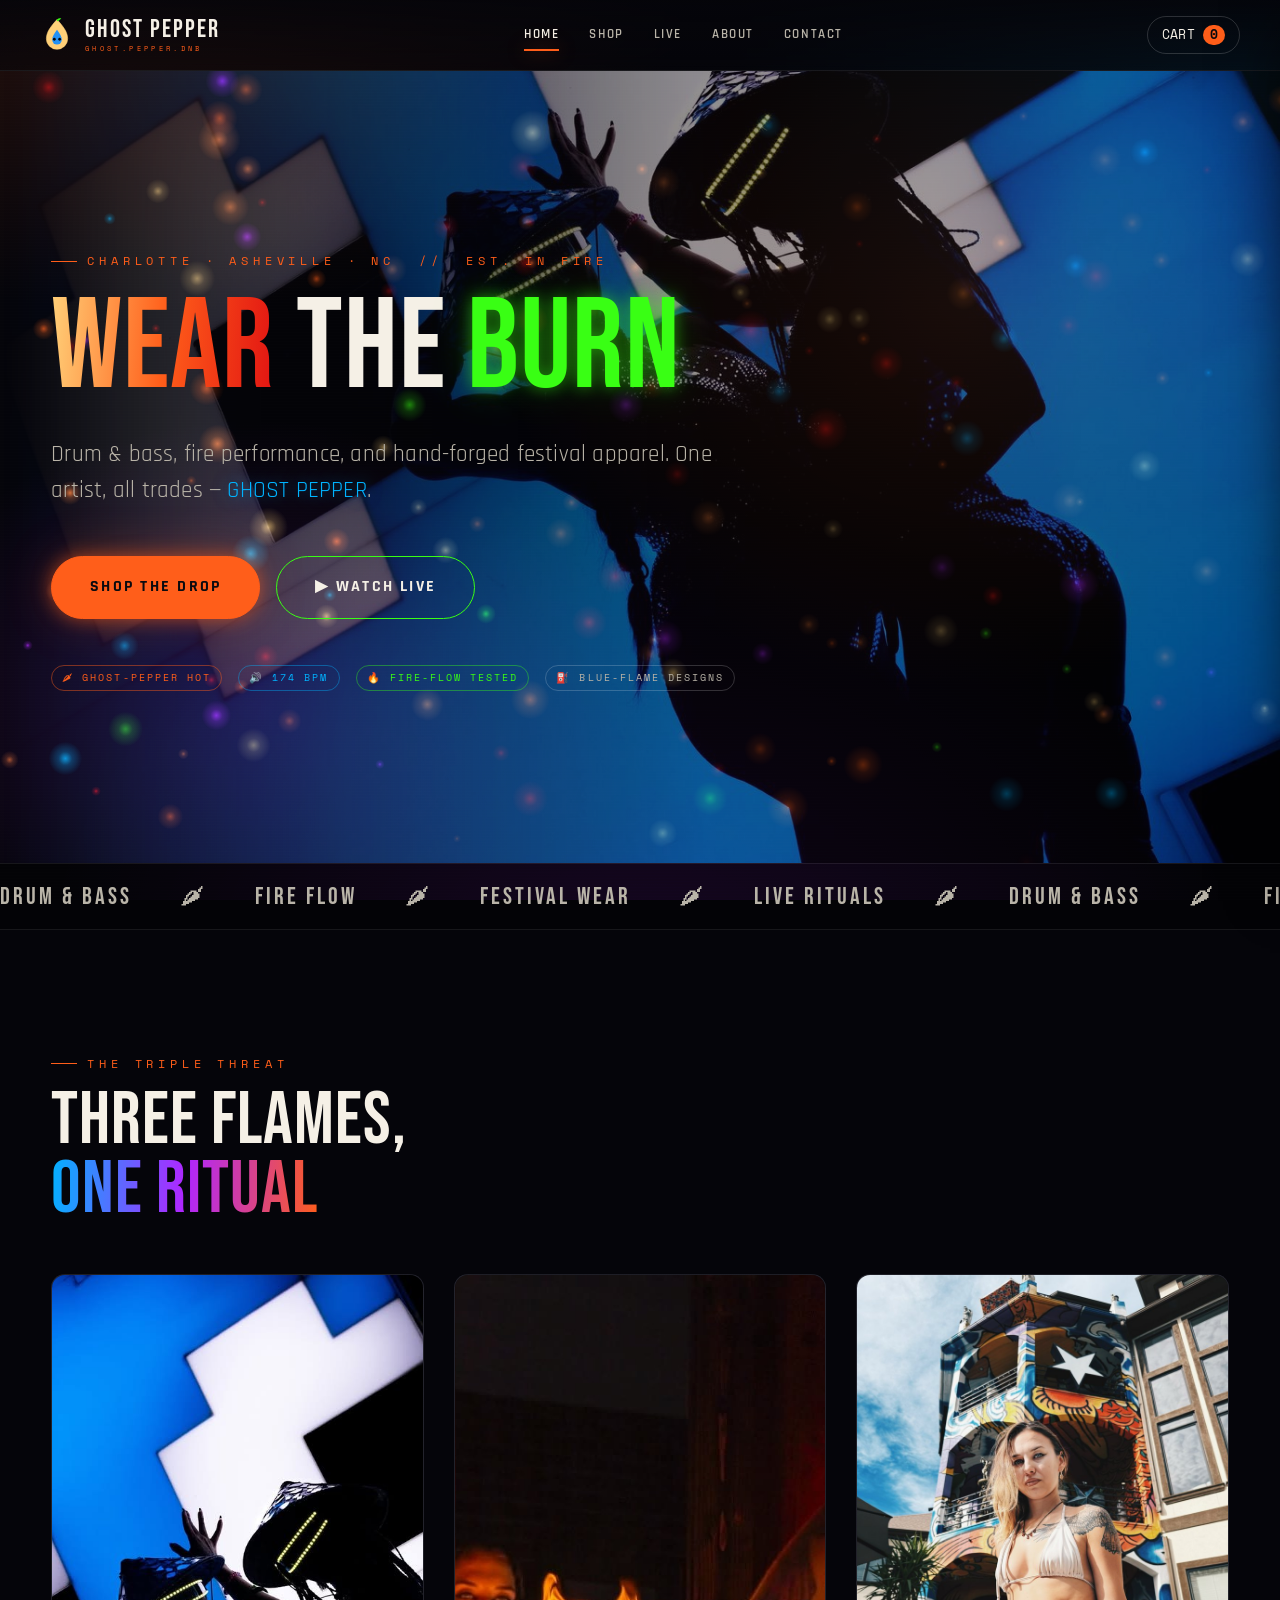
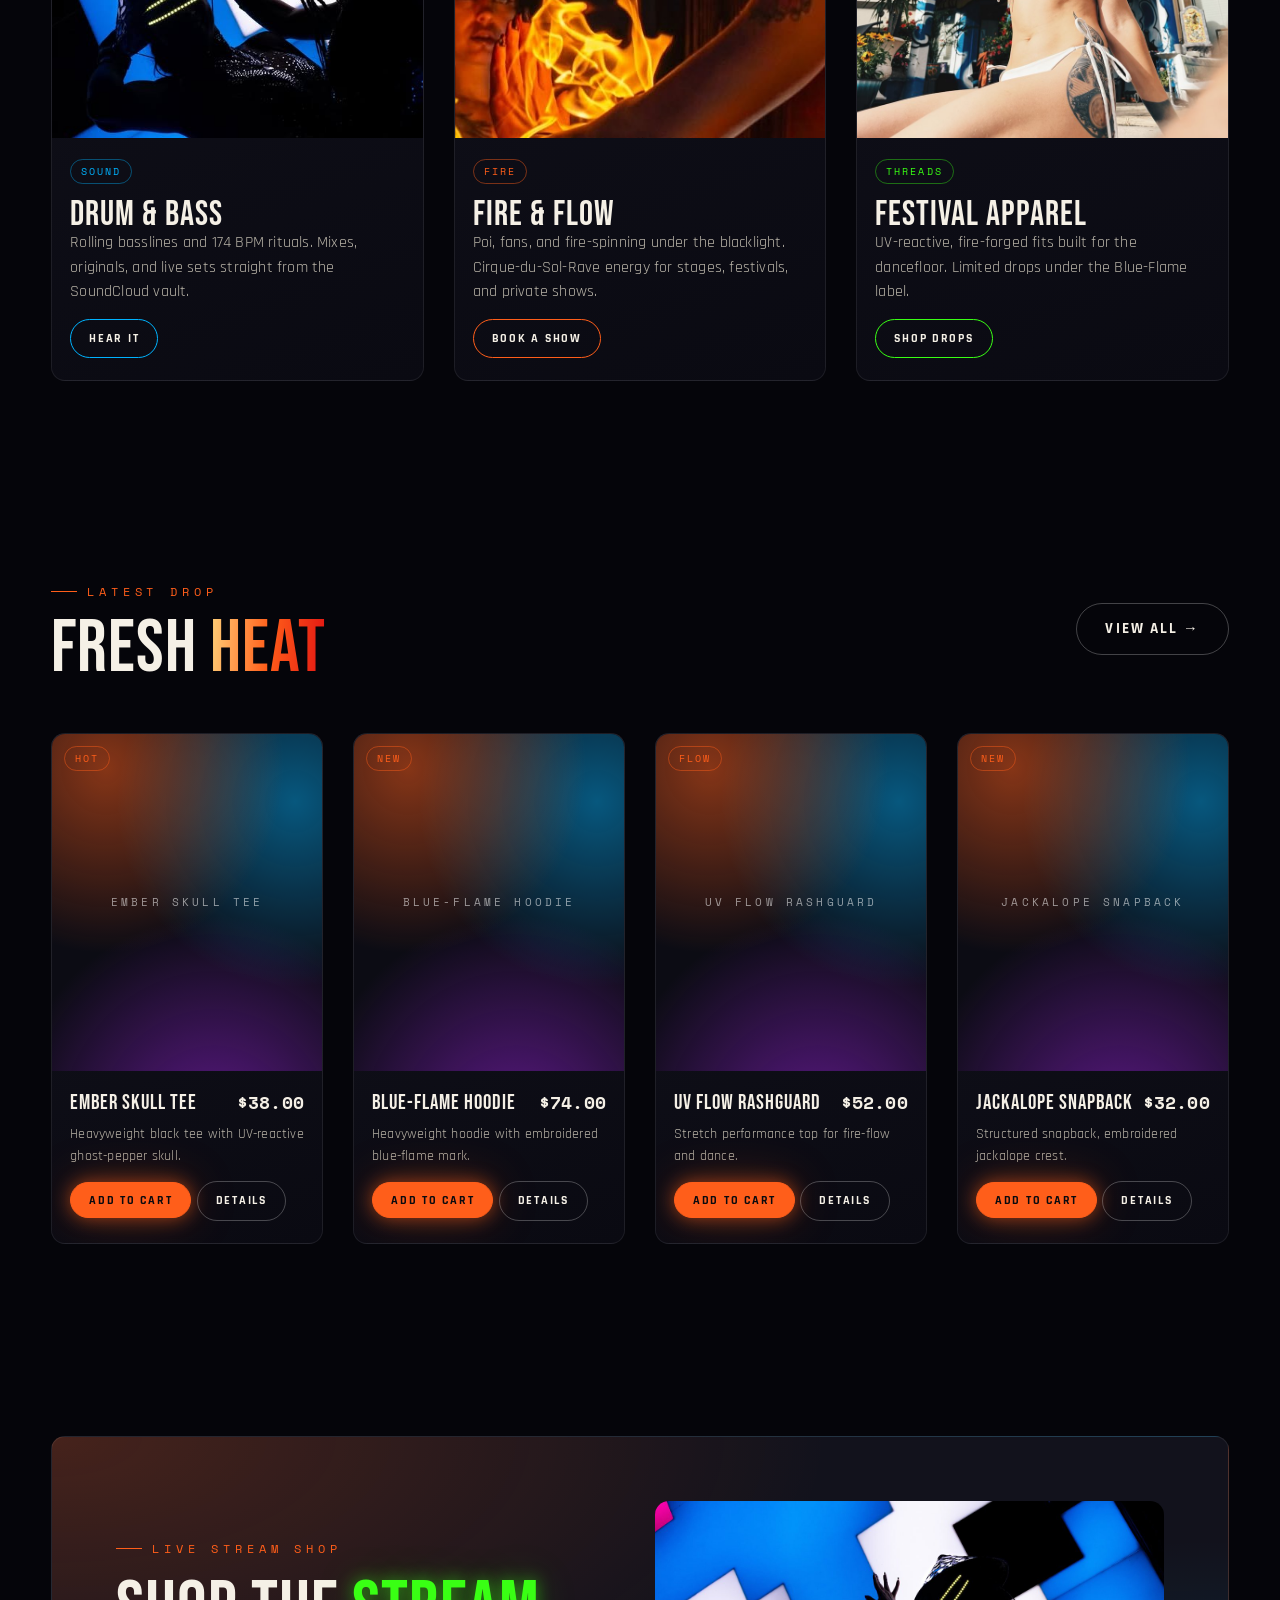
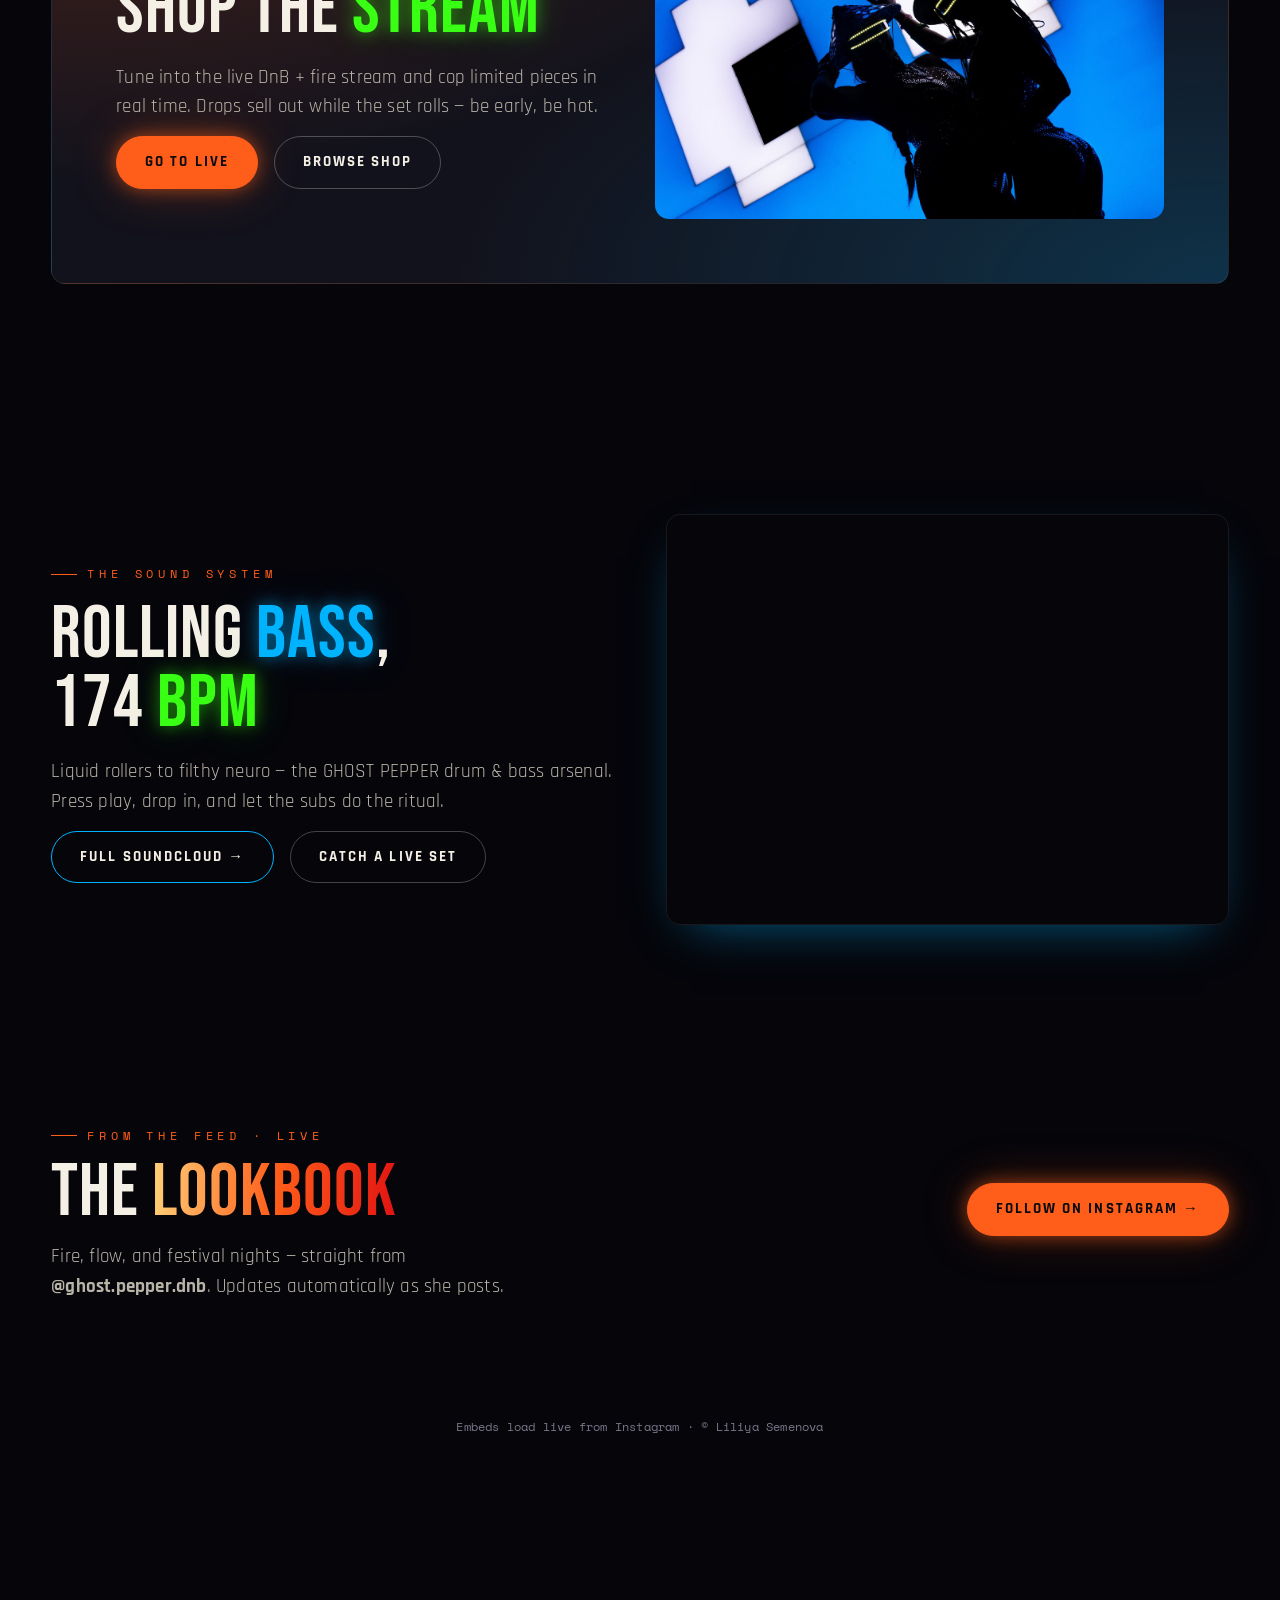
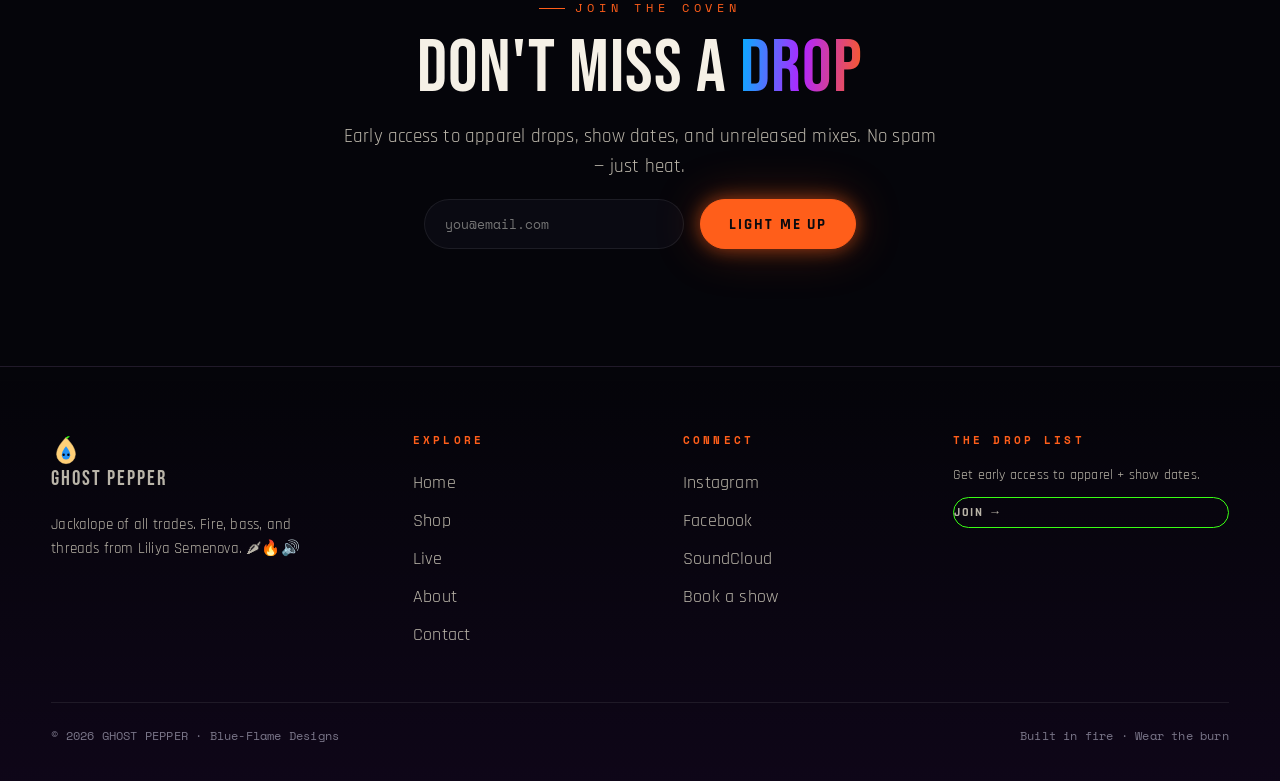
<file: index.html>
<!DOCTYPE html>
<html lang="en">
<head>
<meta charset="UTF-8">
<meta name="viewport" content="width=device-width, initial-scale=1">
<title>GHOST PEPPER · Drum & Bass · Fire · Apparel</title>
<meta name="description" content="GHOST PEPPER — Liliya Semenova. Drum & bass, fire performance, and festival apparel. Wear the burn.">
<link rel="icon" href="assets/logo.svg" type="image/svg+xml">
<link rel="stylesheet" href="css/styles.css">
<meta property="og:title" content="GHOST PEPPER — Drum & Bass · Fire · Apparel">
<meta property="og:description" content="Wear the burn. Fire-forged festival apparel and DnB rituals by Liliya Semenova.">
<meta property="og:type" content="website">
<meta property="og:url" content="https://guyrstewart-sudo.github.io/ghost-pepper-dnb/">
<meta property="og:image" content="https://guyrstewart-sudo.github.io/ghost-pepper-dnb/assets/og-image.jpg">
<meta property="og:image:width" content="1200">
<meta property="og:image:height" content="630">
<meta name="twitter:card" content="summary_large_image">
<meta name="twitter:title" content="GHOST PEPPER — Drum & Bass · Fire · Apparel">
<meta name="twitter:description" content="Wear the burn. DnB · fire · festival apparel by Liliya Semenova.">
<meta name="twitter:image" content="https://guyrstewart-sudo.github.io/ghost-pepper-dnb/assets/og-image.jpg">
</head>
<body>

<!-- ============ NAV (canonical) ============ -->
<header class="nav">
  <div class="nav__inner">
    <a class="nav__logo" href="index.html" aria-label="Ghost Pepper home">
      <img src="assets/logo.svg" alt="" width="34" height="34" class="anim-glow">
      <span class="nav__wordmark">GHOST PEPPER<small>GHOST.PEPPER.DNB</small></span>
    </a>
    <nav class="nav__links" aria-label="Primary">
      <a href="index.html" class="active">Home</a>
      <a href="shop.html">Shop</a>
      <a href="stream.html">Live</a>
      <a href="about.html">About</a>
      <a href="contact.html">Contact</a>
    </nav>
    <div class="flex items-center gap">
      <a href="shop.html" class="nav__cart" data-cart-open aria-label="Cart">
        <span>CART</span><span class="nav__cart-count" data-cart-count>0</span>
      </a>
      <button class="nav__burger" aria-label="Menu" aria-expanded="false">☰</button>
    </div>
  </div>
</header>

<!-- ============ HERO ============ -->
<section class="hero section" data-fire="hot" style="min-height:88vh; display:flex; align-items:center; overflow:hidden;">
  <div class="hero__bg" aria-hidden="true"></div>
  <div class="hero__photo" aria-hidden="true"></div>
  <div class="wrap" style="position:relative; z-index:2;">
    <p class="eyebrow reveal">Charlotte · Asheville · NC &nbsp;//&nbsp; Est. in fire</p>
    <h1 class="reveal" style="margin-top:18px;">
      <span class="t-fire">WEAR</span> THE <span class="t-uv">BURN</span>
    </h1>
    <p class="lede reveal mt-m" style="font-size:clamp(1.1rem,1.8vw,1.5rem)">
      Drum &amp; bass, fire performance, and hand-forged festival apparel.
      One artist, all trades — <span class="t-blue">GHOST&nbsp;PEPPER</span>.
    </p>
    <div class="flex gap wrapf mt-l reveal">
      <a href="shop.html" class="btn btn--fill btn--lg">Shop the Drop</a>
      <a href="stream.html" class="btn btn--uv btn--lg">▶ Watch Live</a>
    </div>
    <div class="flex gap wrapf mt-l reveal" style="margin-top:46px;">
      <span class="tag tag--fire">🌶 Ghost-Pepper Hot</span>
      <span class="tag tag--blue">🔊 174 BPM</span>
      <span class="tag tag--uv">🔥 Fire-Flow Tested</span>
      <span class="tag">⛽ Blue-Flame Designs</span>
    </div>
  </div>
</section>

<!-- ============ MARQUEE ============ -->
<div class="marquee" aria-hidden="true">
  <div class="marquee__track">
    <span>DRUM &amp; BASS</span><span>FIRE FLOW</span><span>FESTIVAL WEAR</span><span>LIVE RITUALS</span>
    <span>DRUM &amp; BASS</span><span>FIRE FLOW</span><span>FESTIVAL WEAR</span><span>LIVE RITUALS</span>
  </div>
</div>

<!-- ============ PILLARS ============ -->
<section class="section">
  <div class="wrap">
    <p class="eyebrow reveal">The Triple Threat</p>
    <h2 class="reveal mt-s">THREE FLAMES,<br><span class="t-plasma">ONE RITUAL</span></h2>
    <div class="grid grid--3 mt-l">
      <article class="card reveal">
        <div class="card__media"><div class="ph" data-label="Sound · DnB set photo" data-photo="photo-2"></div></div>
        <div class="card__body">
          <span class="tag tag--blue">SOUND</span>
          <h3 class="mt-s">Drum &amp; Bass</h3>
          <p class="lede" style="font-size:1rem">Rolling basslines and 174 BPM rituals. Mixes, originals, and live sets straight from the SoundCloud vault.</p>
          <a href="stream.html" class="btn btn--blue btn--sm mt-s">Hear it</a>
        </div>
      </article>
      <article class="card reveal">
        <div class="card__media"><div class="ph" data-label="Fire · flow performance photo" data-photo="photo-3"></div></div>
        <div class="card__body">
          <span class="tag tag--fire">FIRE</span>
          <h3 class="mt-s">Fire &amp; Flow</h3>
          <p class="lede" style="font-size:1rem">Poi, fans, and fire-spinning under the blacklight. Cirque-du-Sol-Rave energy for stages, festivals, and private shows.</p>
          <a href="contact.html" class="btn btn--sm mt-s">Book a show</a>
        </div>
      </article>
      <article class="card reveal">
        <div class="card__media"><div class="ph" data-label="Apparel · festival wear photo" data-photo="photo-4"></div></div>
        <div class="card__body">
          <span class="tag tag--uv">THREADS</span>
          <h3 class="mt-s">Festival Apparel</h3>
          <p class="lede" style="font-size:1rem">UV-reactive, fire-forged fits built for the dancefloor. Limited drops under the Blue-Flame label.</p>
          <a href="shop.html" class="btn btn--uv btn--sm mt-s">Shop drops</a>
        </div>
      </article>
    </div>
  </div>
</section>

<!-- ============ FEATURED DROP ============ -->
<section class="section section--tight">
  <div class="wrap">
    <div class="flex between items-center wrapf" style="gap:18px;">
      <div>
        <p class="eyebrow reveal">Latest Drop</p>
        <h2 class="reveal mt-s">FRESH <span class="t-fire">HEAT</span></h2>
      </div>
      <a href="shop.html" class="btn btn--ghost reveal">View all →</a>
    </div>
    <div class="grid grid--4 mt-l" id="featured-grid">
      <!-- populated below -->
    </div>
  </div>
</section>

<!-- ============ LIVE CTA ============ -->
<section class="section">
  <div class="wrap">
    <div class="card reveal" style="padding:clamp(28px,5vw,64px); background:
      radial-gradient(120% 140% at 0% 0%, rgba(255,94,26,.22), transparent 55%),
      radial-gradient(120% 140% at 100% 100%, rgba(0,179,255,.2), transparent 55%), var(--char);">
      <div class="grid grid--2" style="align-items:center;">
        <div class="stack">
          <p class="eyebrow">Live Stream Shop</p>
          <h2>SHOP THE <span class="t-uv">STREAM</span></h2>
          <p class="lede">Tune into the live DnB + fire stream and cop limited pieces in real time. Drops sell out while the set rolls — be early, be hot.</p>
          <div class="flex gap wrapf mt-s">
            <a href="stream.html" class="btn btn--fill">Go to Live</a>
            <a href="shop.html" class="btn btn--ghost">Browse Shop</a>
          </div>
        </div>
        <div class="ph anim-float" data-label="Live stream still · stage + fire" data-photo="photo-5" style="aspect-ratio:16/10; border-radius:var(--radius);"></div>
      </div>
    </div>
  </div>
</section>

<!-- ============ SOUND / DRUM & BASS ============ -->
<section class="section" id="sound" data-fire="calm">
  <div class="wrap">
    <div class="grid grid--2" style="align-items:center; gap:clamp(24px,4vw,56px);">
      <div class="stack reveal">
        <p class="eyebrow">The Sound System</p>
        <h2>ROLLING <span class="t-blue">BASS</span>,<br>174 <span class="t-uv">BPM</span></h2>
        <p class="lede">Liquid rollers to filthy neuro — the GHOST PEPPER drum &amp; bass arsenal. Press play, drop in, and let the subs do the ritual.</p>
        <div class="flex gap wrapf mt-s">
          <a href="https://soundcloud.com/rzkpikachu" target="_blank" rel="noopener" class="btn btn--blue">Full SoundCloud →</a>
          <a href="stream.html" class="btn btn--ghost">Catch a live set</a>
        </div>
      </div>
      <div class="reveal" style="border-radius:var(--radius); overflow:hidden; border:var(--ring); box-shadow:0 18px 50px -24px rgba(0,179,255,.6);">
        <iframe title="GHOST PEPPER on SoundCloud" width="100%" height="400" scrolling="no" frameborder="no" allow="autoplay"
          src="https://w.soundcloud.com/player/?url=https%3A//soundcloud.com/rzkpikachu&color=%23ff5e1a&auto_play=false&hide_related=true&show_comments=false&show_user=true&show_reposts=false&show_teaser=true&visual=true"></iframe>
      </div>
    </div>
  </div>
</section>

<!-- ============ LOOKBOOK / INSTAGRAM FEED ============ -->
<section class="section section--tight" id="lookbook">
  <div class="wrap">
    <div class="flex between items-center wrapf" style="gap:18px;">
      <div>
        <p class="eyebrow reveal">From the Feed · Live</p>
        <h2 class="reveal mt-s">THE <span class="t-fire">LOOKBOOK</span></h2>
        <p class="lede reveal mt-s" style="max-width:48ch;">Fire, flow, and festival nights — straight from <strong>@ghost.pepper.dnb</strong>. Updates automatically as she posts.</p>
      </div>
      <a href="https://www.instagram.com/ghost.pepper.dnb/" target="_blank" rel="noopener" class="btn btn--fill reveal">Follow on Instagram →</a>
    </div>

    <div class="lookbook-grid mt-l">
      <blockquote class="instagram-media" data-instgrm-permalink="https://www.instagram.com/reel/DZsdMH0p8Mp/" data-instgrm-version="14"></blockquote>
      <blockquote class="instagram-media" data-instgrm-permalink="https://www.instagram.com/p/DZ5q4VRCTmk/" data-instgrm-version="14"></blockquote>
      <blockquote class="instagram-media" data-instgrm-permalink="https://www.instagram.com/p/DZVDU9YAPHZ/" data-instgrm-version="14"></blockquote>
      <blockquote class="instagram-media" data-instgrm-permalink="https://www.instagram.com/reel/DZsP5OagXja/" data-instgrm-version="14"></blockquote>
      <blockquote class="instagram-media" data-instgrm-permalink="https://www.instagram.com/p/DYf7OCop5w7/" data-instgrm-version="14"></blockquote>
      <blockquote class="instagram-media" data-instgrm-permalink="https://www.instagram.com/p/DYNV0XNCZl9/" data-instgrm-version="14"></blockquote>
      <blockquote class="instagram-media" data-instgrm-permalink="https://www.instagram.com/reel/DYzdHtJgRjp/" data-instgrm-version="14"></blockquote>
      <blockquote class="instagram-media" data-instgrm-permalink="https://www.instagram.com/p/DX5cIZyiVMF/" data-instgrm-version="14"></blockquote>
    </div>
    <p class="center mt-m" style="font-family:var(--mono); font-size:.74rem; color:var(--muted);">Embeds load live from Instagram · © Liliya Semenova</p>
  </div>
</section>

<!-- ============ NEWSLETTER ============ -->
<section class="section section--tight">
  <div class="wrap center stack reveal" style="max-width:640px;">
    <p class="eyebrow mx-auto">Join the Coven</p>
    <h2>DON'T MISS A <span class="t-plasma">DROP</span></h2>
    <p class="lede mx-auto">Early access to apparel drops, show dates, and unreleased mixes. No spam — just heat.</p>
    <form class="flex gap wrapf" style="justify-content:center; margin-top:18px;" onsubmit="event.preventDefault(); this.reset(); this.querySelector('.nl-ok').style.display='block';">
      <input type="email" required placeholder="you@email.com" aria-label="Email"
        style="background:var(--void-2); border:var(--ring); color:var(--bone); padding:14px 20px; border-radius:50px; font-family:var(--mono); min-width:260px;">
      <button class="btn btn--fill" type="submit">Light Me Up</button>
      <p class="nl-ok" style="display:none; width:100%; color:var(--uv-green); font-family:var(--mono); font-size:.85rem;">🔥 You're in. Watch your inbox.</p>
    </form>
  </div>
</section>

<!-- ============ FOOTER (canonical) ============ -->
<footer class="foot">
  <div class="wrap">
    <div class="foot__grid">
      <div>
        <a class="nav__logo" href="index.html" style="margin-bottom:14px;">
          <img src="assets/logo.svg" alt="" width="30" height="30">
          <span class="nav__wordmark" style="font-size:1.3rem;">GHOST PEPPER</span>
        </a>
        <p class="lede" style="font-size:.95rem; max-width:32ch;">Jackalope of all trades. Fire, bass, and threads from Liliya Semenova. 🌶🔥🔊</p>
      </div>
      <div>
        <h4>Explore</h4>
        <a href="index.html">Home</a><a href="shop.html">Shop</a><a href="stream.html">Live</a><a href="about.html">About</a><a href="contact.html">Contact</a>
      </div>
      <div>
        <h4>Connect</h4>
        <a href="https://www.instagram.com/ghost.pepper.dnb/" target="_blank" rel="noopener">Instagram</a>
        <a href="https://www.facebook.com/smnvlily" target="_blank" rel="noopener">Facebook</a>
        <a href="https://soundcloud.com/rzkpikachu" target="_blank" rel="noopener">SoundCloud</a>
        <a href="contact.html">Book a show</a>
      </div>
      <div>
        <h4>The Drop List</h4>
        <p class="lede" style="font-size:.9rem;">Get early access to apparel + show dates.</p>
        <a href="#" class="btn btn--uv btn--sm" style="margin-top:10px;">Join →</a>
      </div>
    </div>
    <div class="foot__bottom">
      <span>© <span data-year>2026</span> GHOST PEPPER · Blue-Flame Designs</span>
      <span>Built in fire · Wear the burn</span>
    </div>
  </div>
</footer>

<!-- ============ CART DRAWER + OVERLAY ============ -->
<div class="cart-drawer" data-cart-drawer role="dialog" aria-label="Shopping cart" aria-modal="true">
  <div class="cart-drawer__head">
    <h3>YOUR CART</h3>
    <button class="cart-drawer__close" data-cart-close aria-label="Close cart">✕</button>
  </div>
  <div class="cart-drawer__body" data-cart-items></div>
  <div class="cart-drawer__foot">
    <div class="cart-total"><span>Total</span><b data-cart-total>$0.00</b></div>
    <button class="btn btn--fill" style="width:100%;" data-checkout>Checkout</button>
  </div>
</div>
<div class="overlay" data-cart-close></div>

<!-- ============ SCRIPTS ============ -->
<script src="js/products.js"></script>
<script src="js/cart.js"></script>
<script src="js/main.js"></script>
<script src="js/fire-bg.js"></script>
<script src="js/photos.js"></script>
<script async src="https://www.instagram.com/embed.js"></script>
<script>
  // Render featured products (first 4)
  (function(){
    const grid = document.getElementById('featured-grid');
    if(!grid || !window.GP_PRODUCTS) return;
    grid.innerHTML = window.GP_PRODUCTS.slice(0,4).map(p => `
      <article class="card reveal" data-product="${p.id}" data-name="${p.name}" data-price="${p.price}">
        <div class="card__media"><div class="ph" data-label="${p.name}"></div>
          <span class="tag tag--fire" style="position:absolute;top:12px;left:12px;">${p.badge||'NEW'}</span>
        </div>
        <div class="card__body">
          <div class="flex between items-center"><h3 style="font-size:1.3rem;">${p.name}</h3><span class="price">$${p.price.toFixed(2)}</span></div>
          <p class="lede" style="font-size:.9rem; margin-top:6px;">${p.blurb}</p>
          <button class="btn btn--fill btn--sm mt-s" data-add="${p.id}" data-name="${p.name}" data-price="${p.price}">Add to Cart</button>
          <a href="shop.html" class="btn btn--ghost btn--sm mt-s">Details</a>
        </div>
      </article>`).join('');
    const io = new IntersectionObserver(es=>es.forEach(e=>{if(e.isIntersecting){e.target.classList.add('in');io.unobserve(e.target);}}),{threshold:.1});
    grid.querySelectorAll('.reveal').forEach(el=>io.observe(el));
  })();
  // cart drawer + overlay sync
  document.addEventListener('click', e=>{
    if(e.target.closest('[data-cart-open]')) document.querySelector('.overlay')?.classList.add('open');
    if(e.target.closest('[data-cart-close]')) document.querySelector('.overlay')?.classList.remove('open');
  });
</script>

<style>
/* hero local flourish */
.hero__bg{ position:absolute; inset:0; z-index:0; pointer-events:none;
  background:
    radial-gradient(60% 80% at 75% 30%, rgba(255,94,26,.20), transparent 60%),
    radial-gradient(50% 60% at 20% 80%, rgba(176,38,255,.18), transparent 60%);
  animation: hueShift 24s linear infinite; mix-blend-mode: screen; }
/* hero photo layer (filled by photos.js if a hero image exists) */
.hero__photo{ position:absolute; inset:0; z-index:0; pointer-events:none; opacity:0;
  background-size:cover; background-position:center; transition:opacity .8s ease;
  mask-image: linear-gradient(90deg, transparent, #000 55%); -webkit-mask-image: linear-gradient(90deg, transparent, #000 55%); }
.hero__photo.on{ opacity:.55; }

/* lookbook (instagram embeds) */
.lookbook-grid{ display:grid; grid-template-columns: repeat(auto-fill, minmax(290px, 1fr));
  gap: 20px; align-items:start; }
.lookbook-grid .instagram-media{ margin:0 !important; min-width:0 !important; width:100% !important;
  border-radius: var(--radius) !important; box-shadow: 0 14px 40px -20px rgba(0,0,0,.8); }
@media (max-width:620px){ .lookbook-grid{ grid-template-columns: 1fr; } }

/* photo-filled placeholders */
.ph.has-photo::after{ content:none; }
.ph.has-photo{ background-size:cover; background-position:center; }
</style>
</body>
</html>
</file>
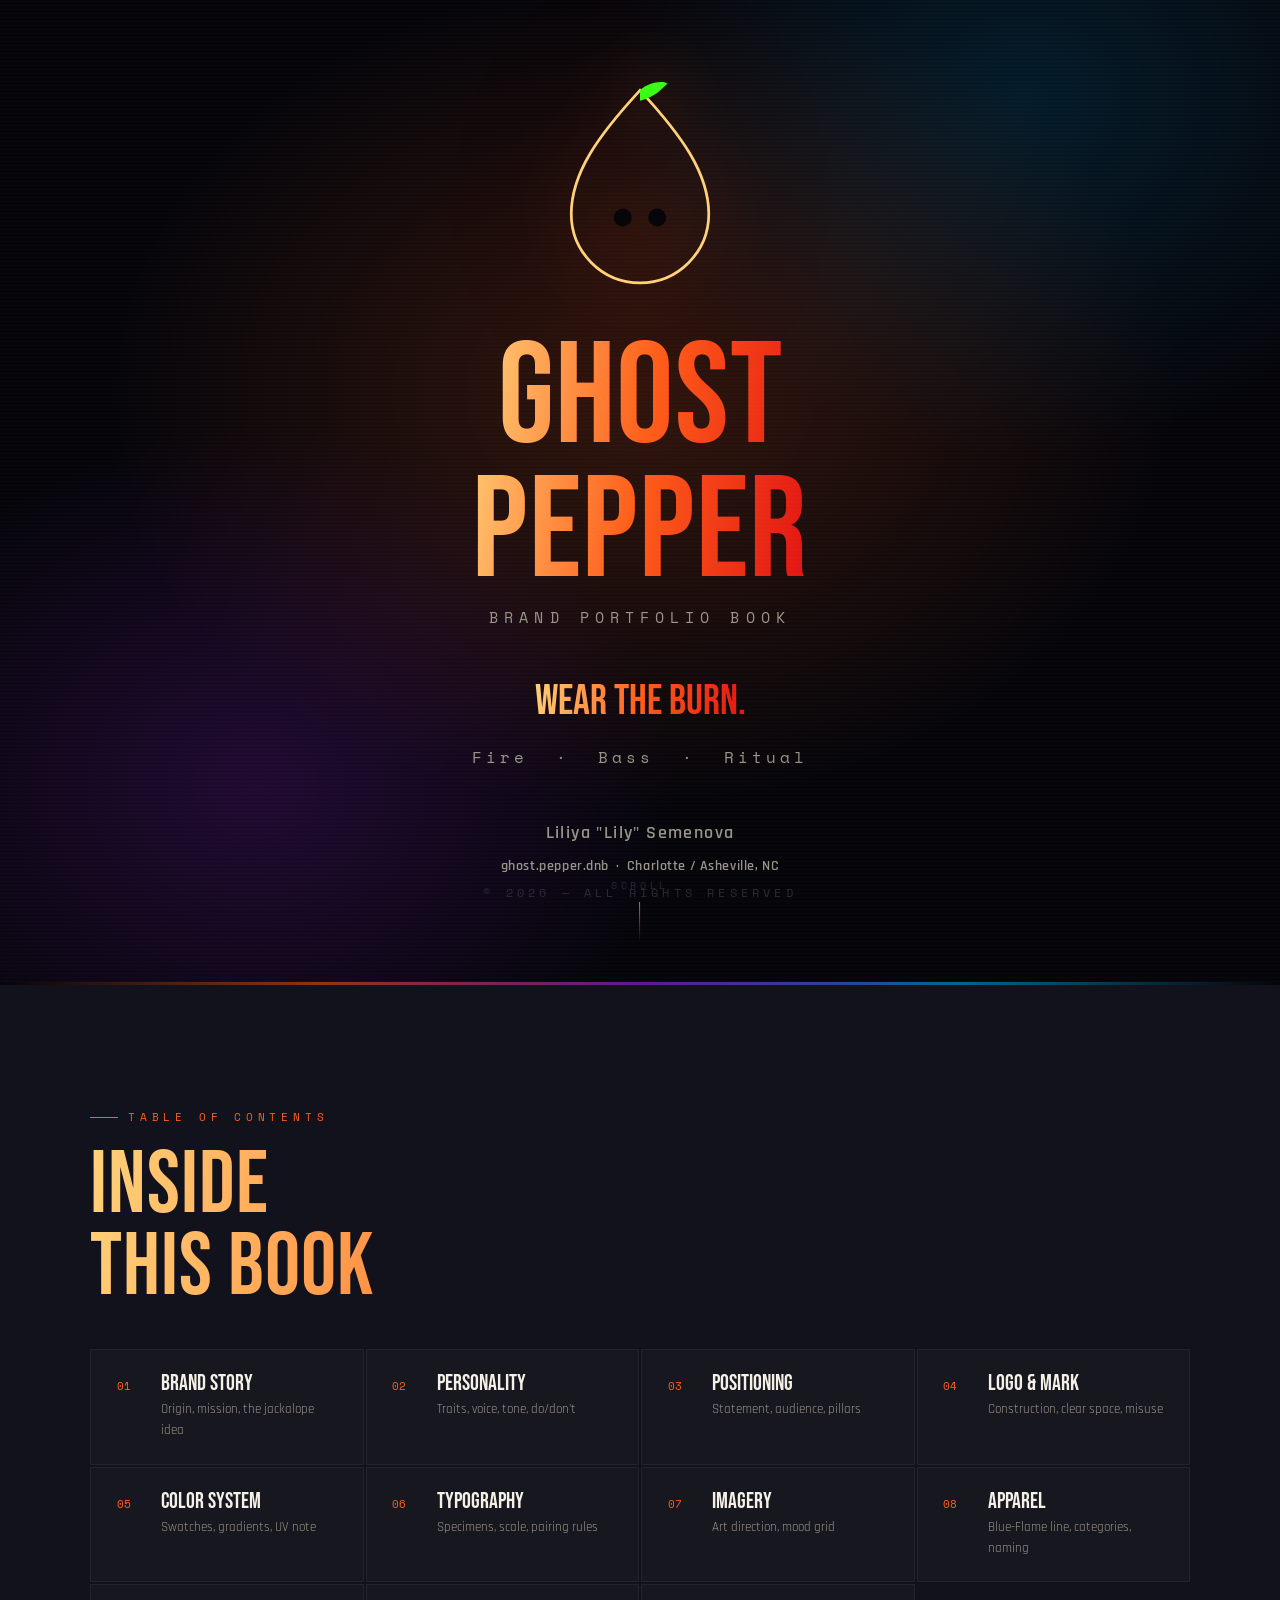
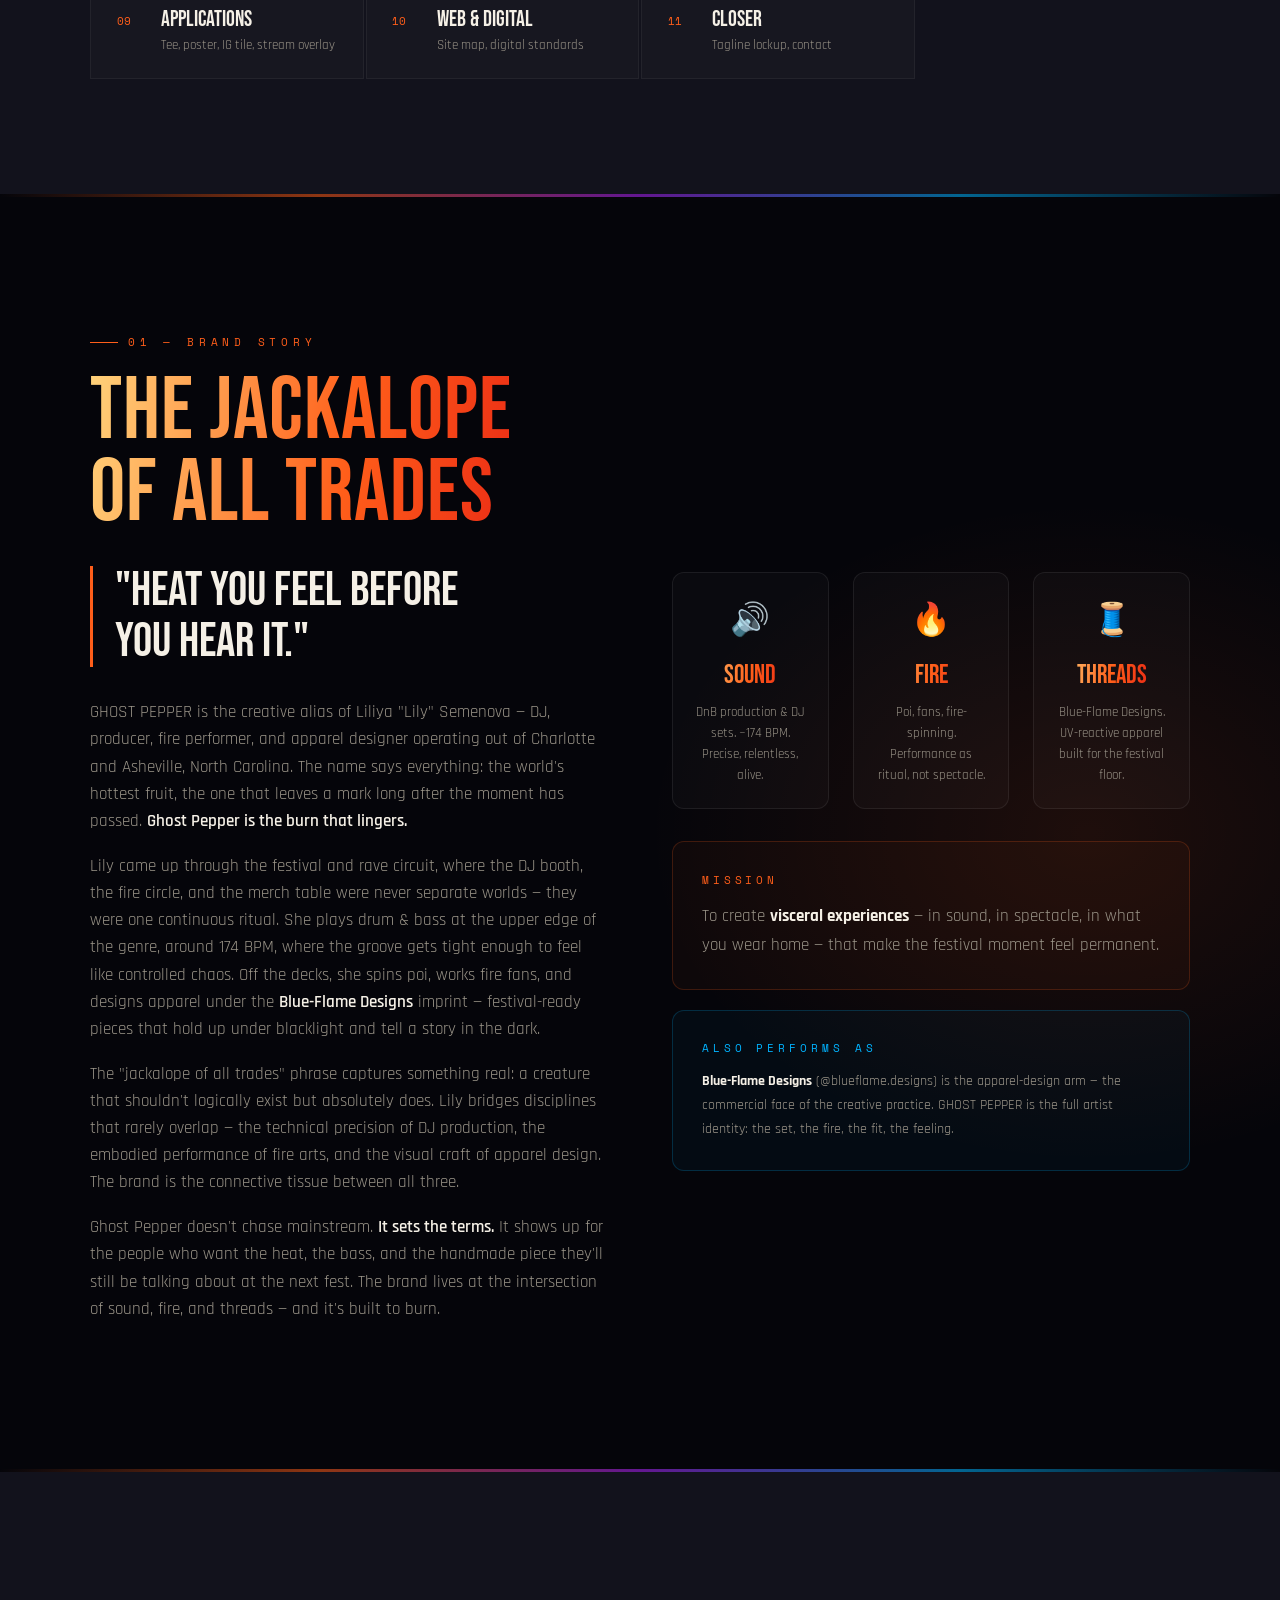
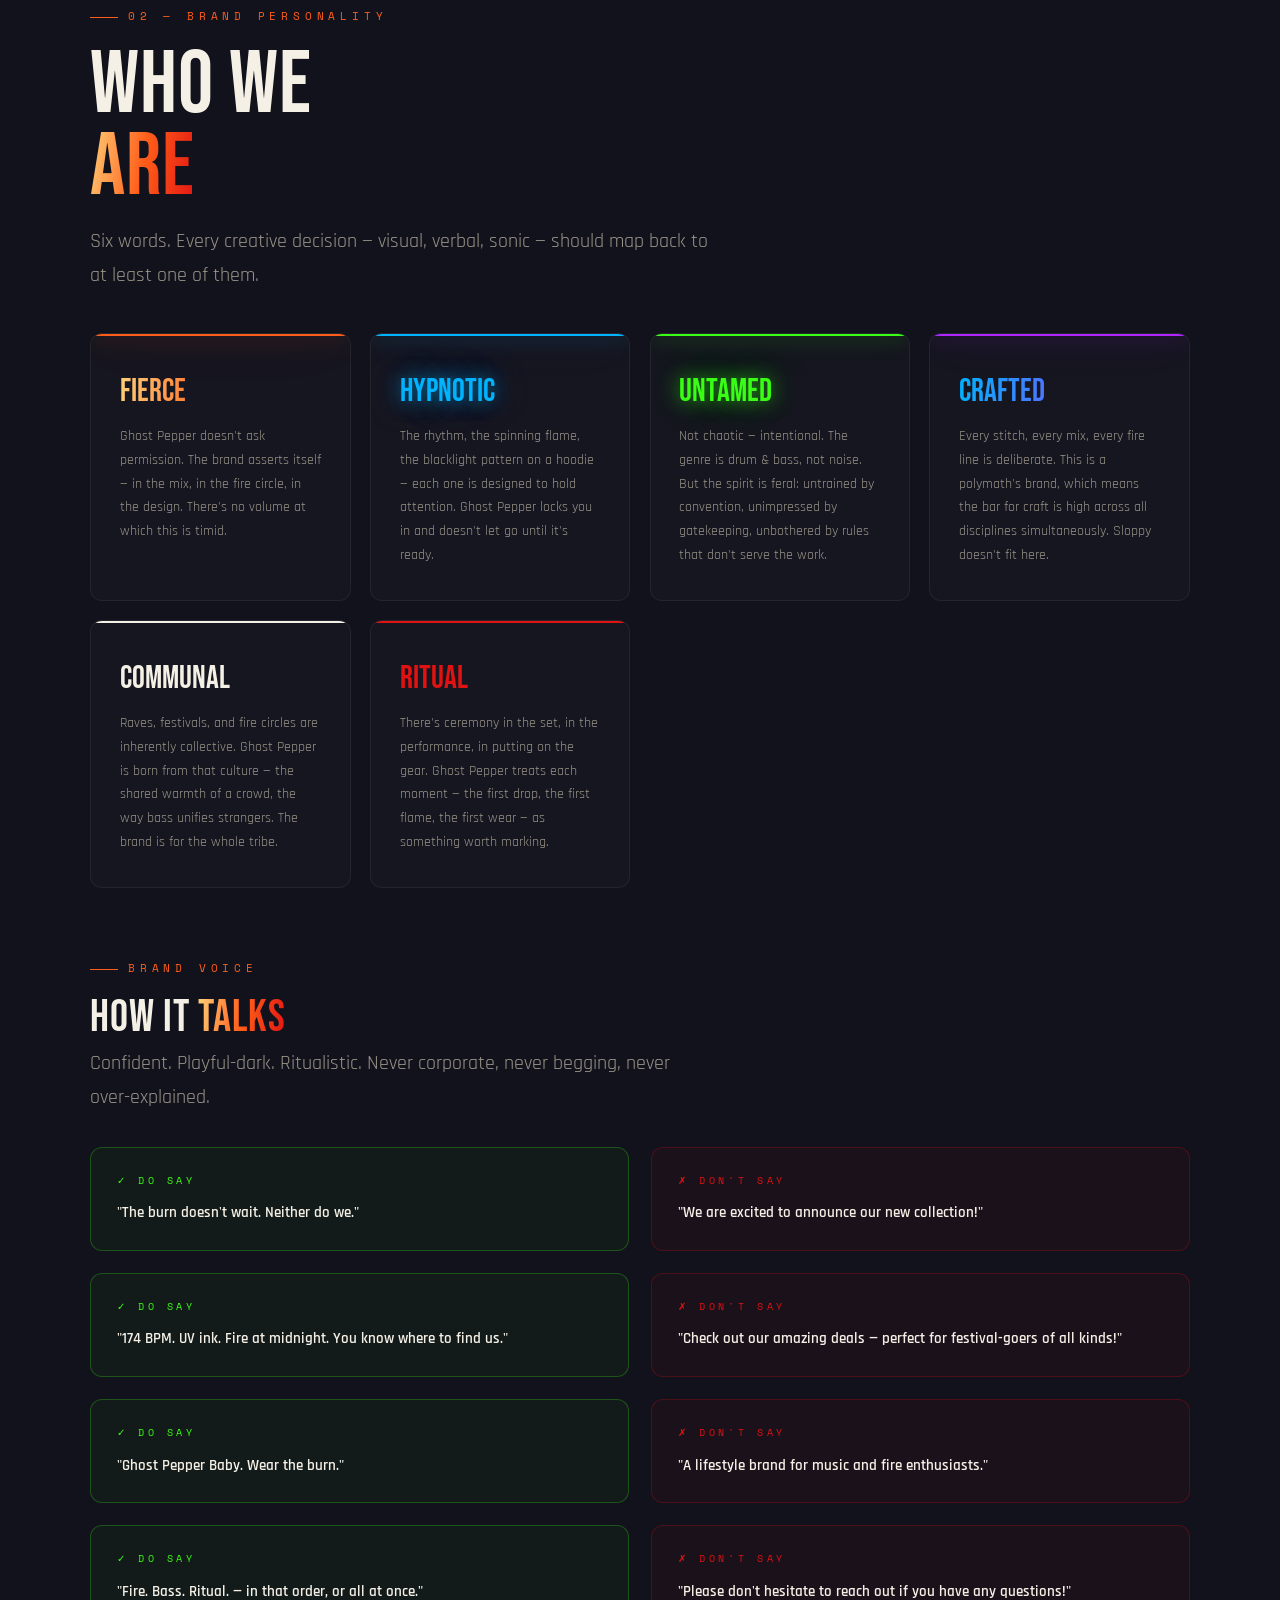
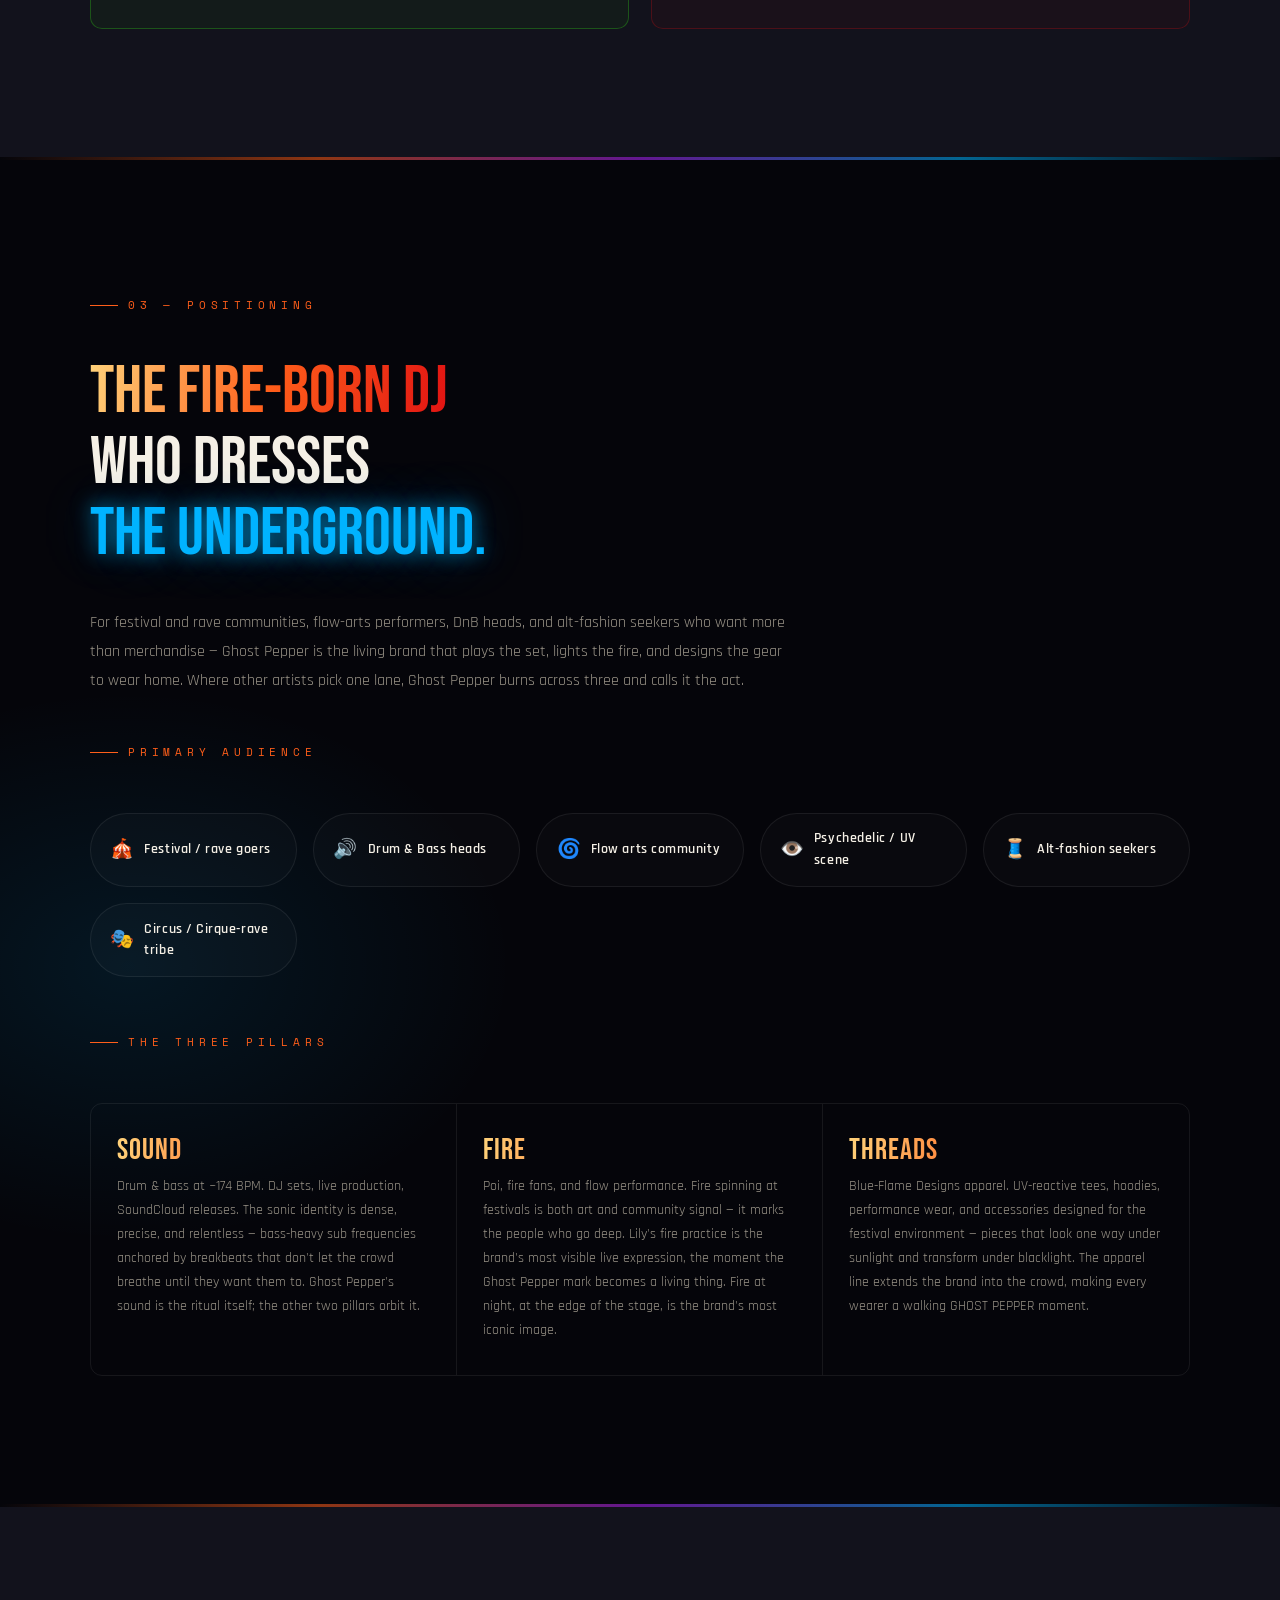
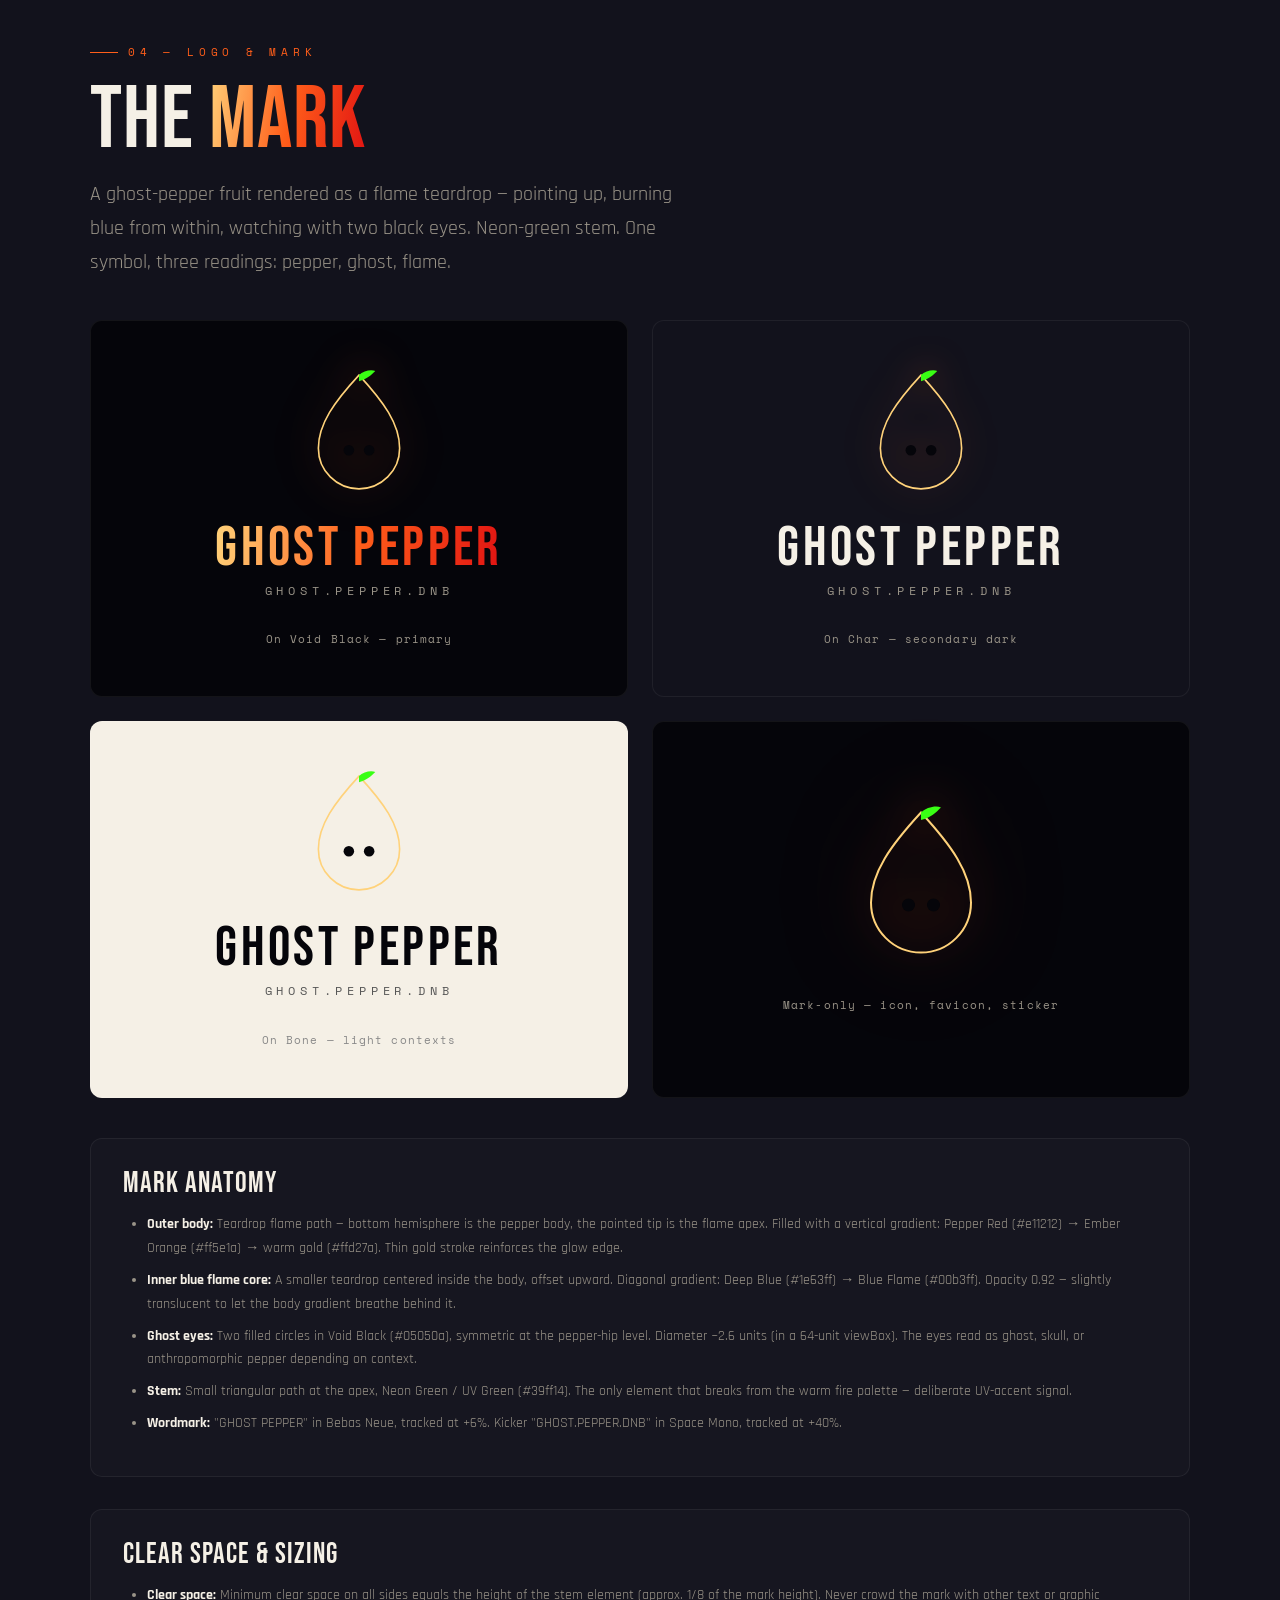
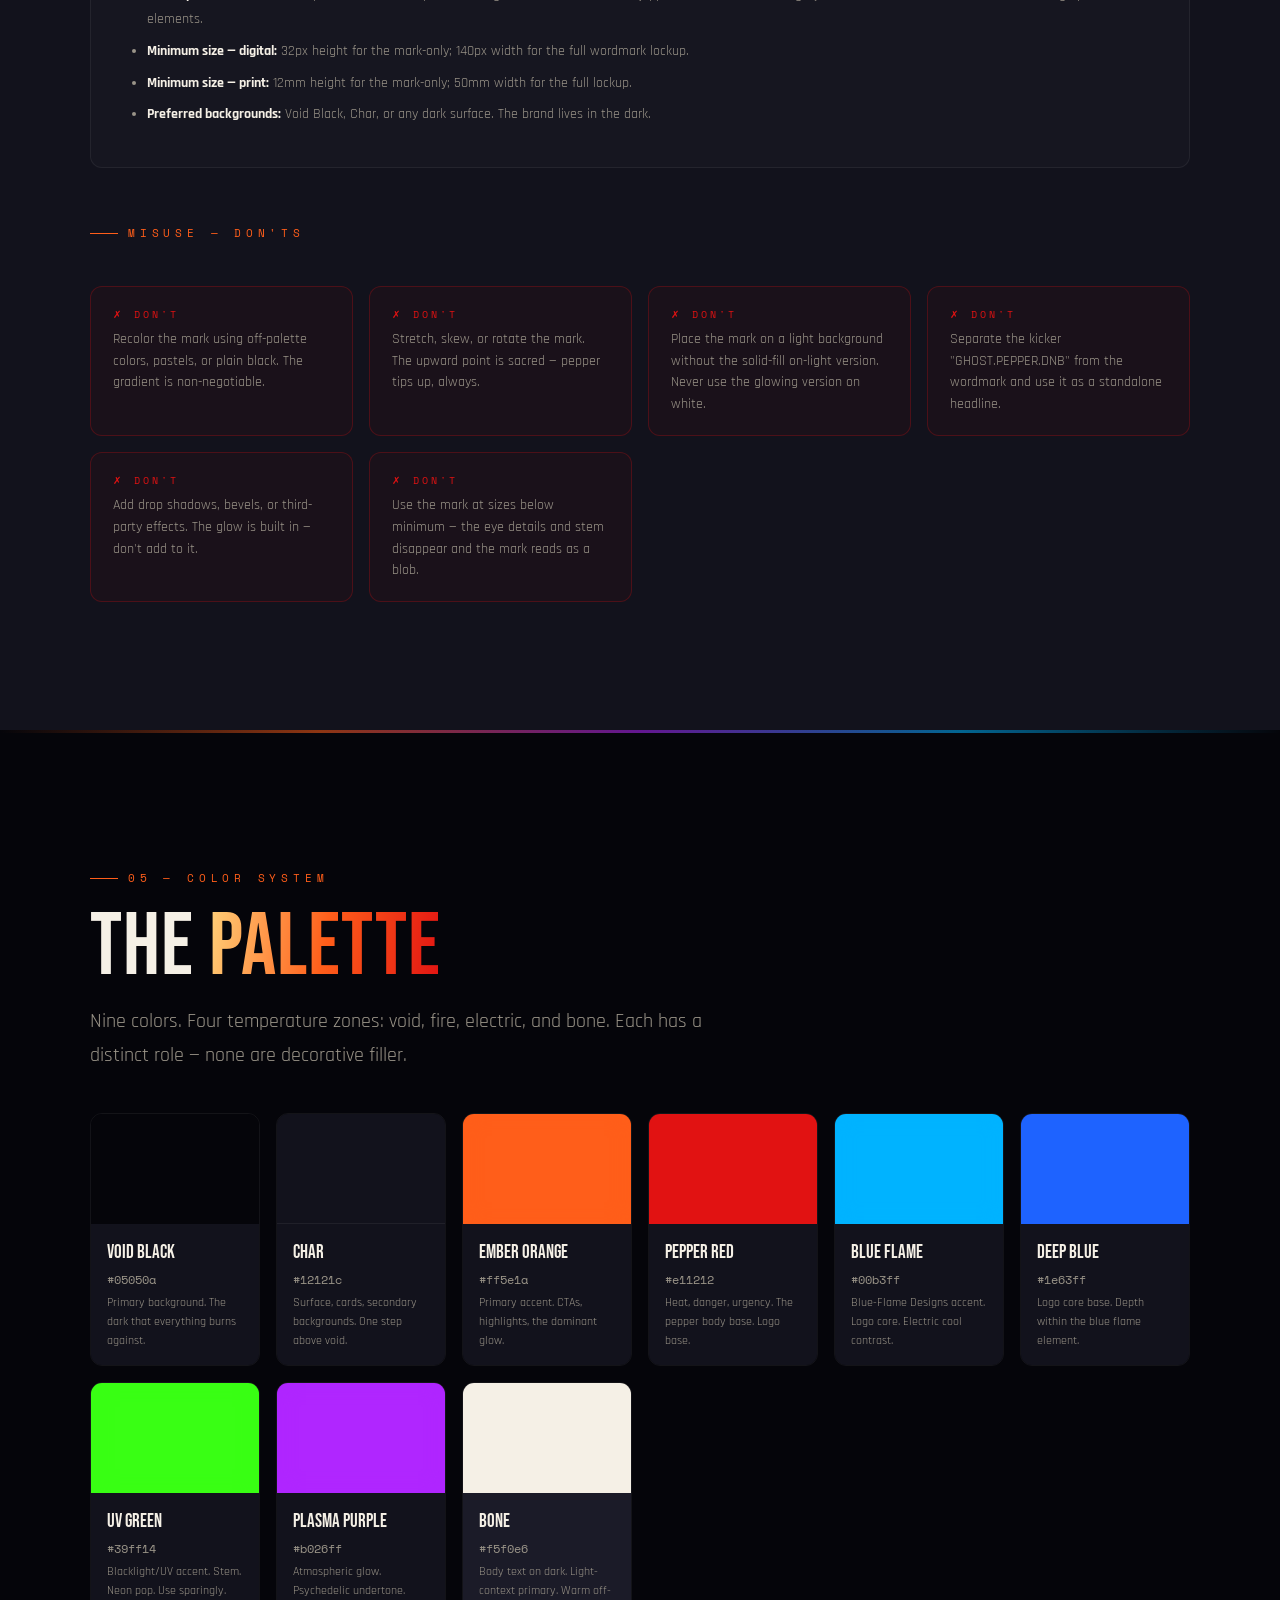
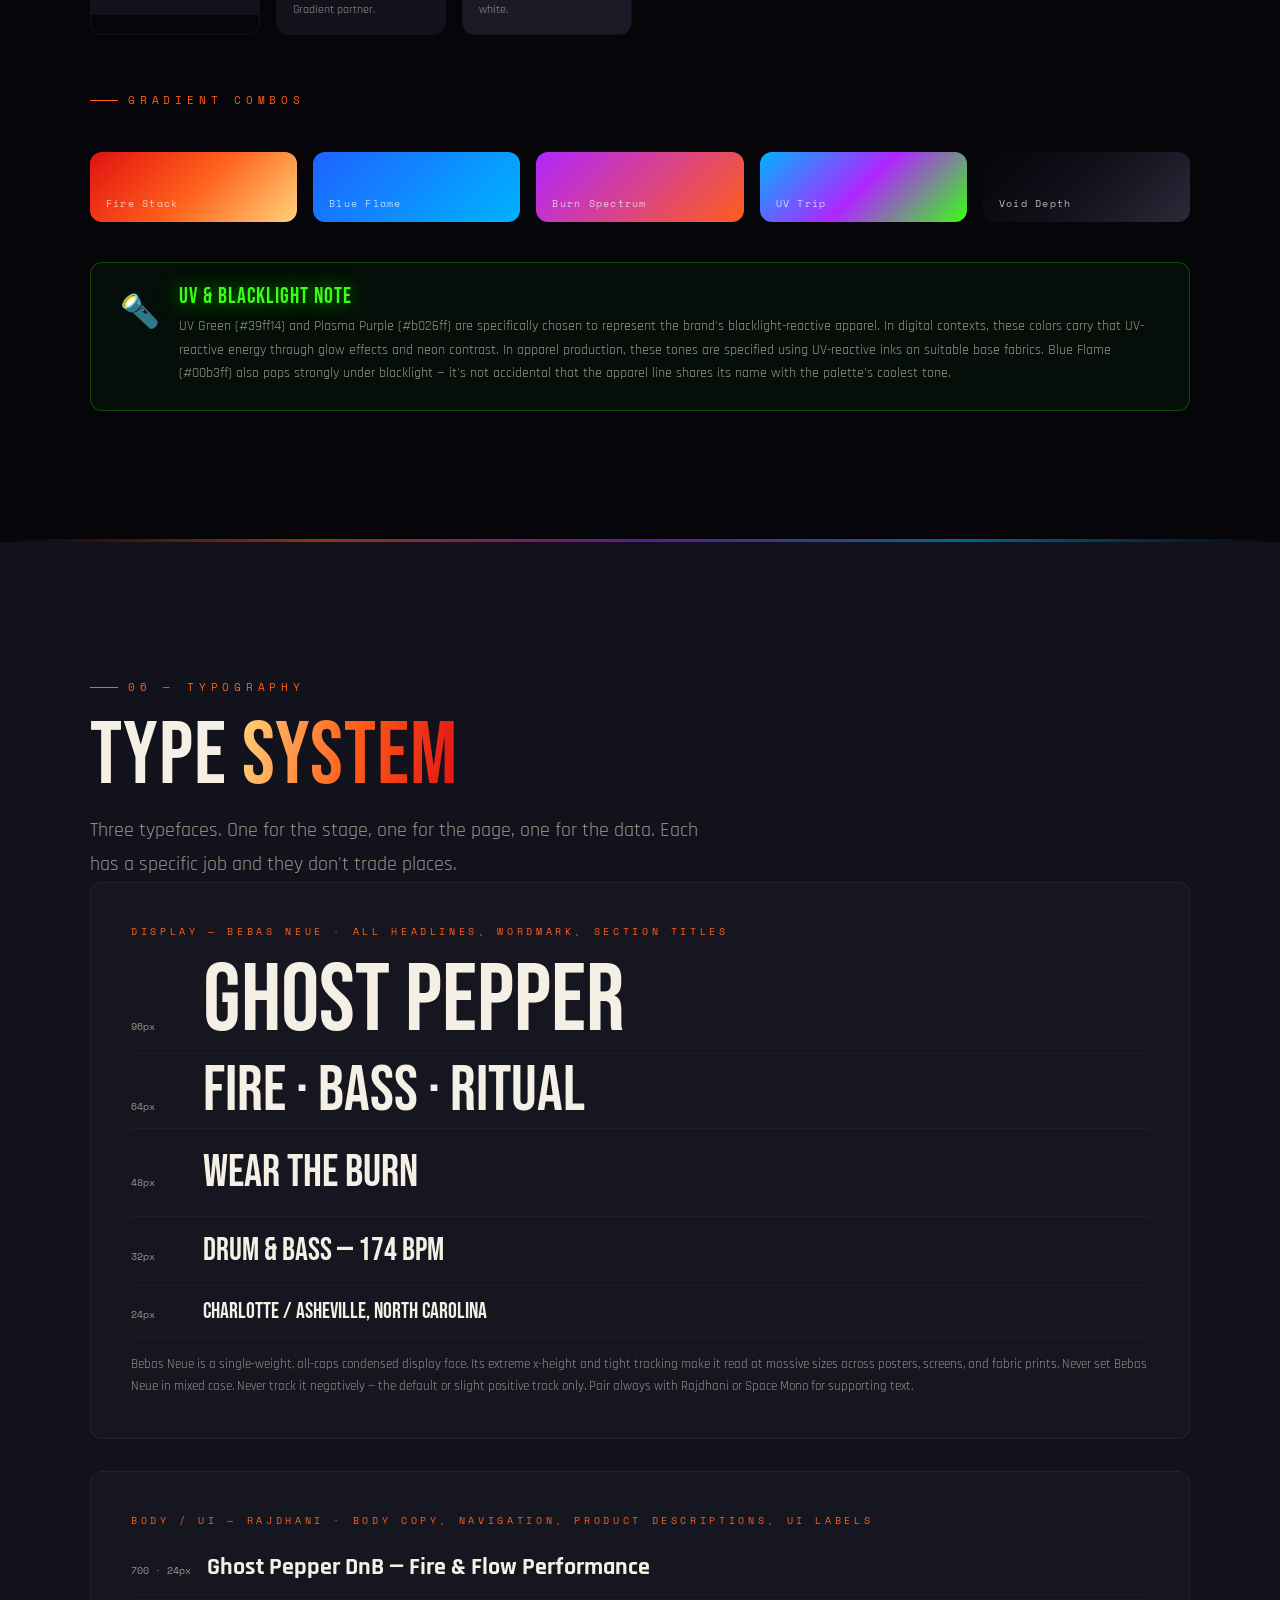
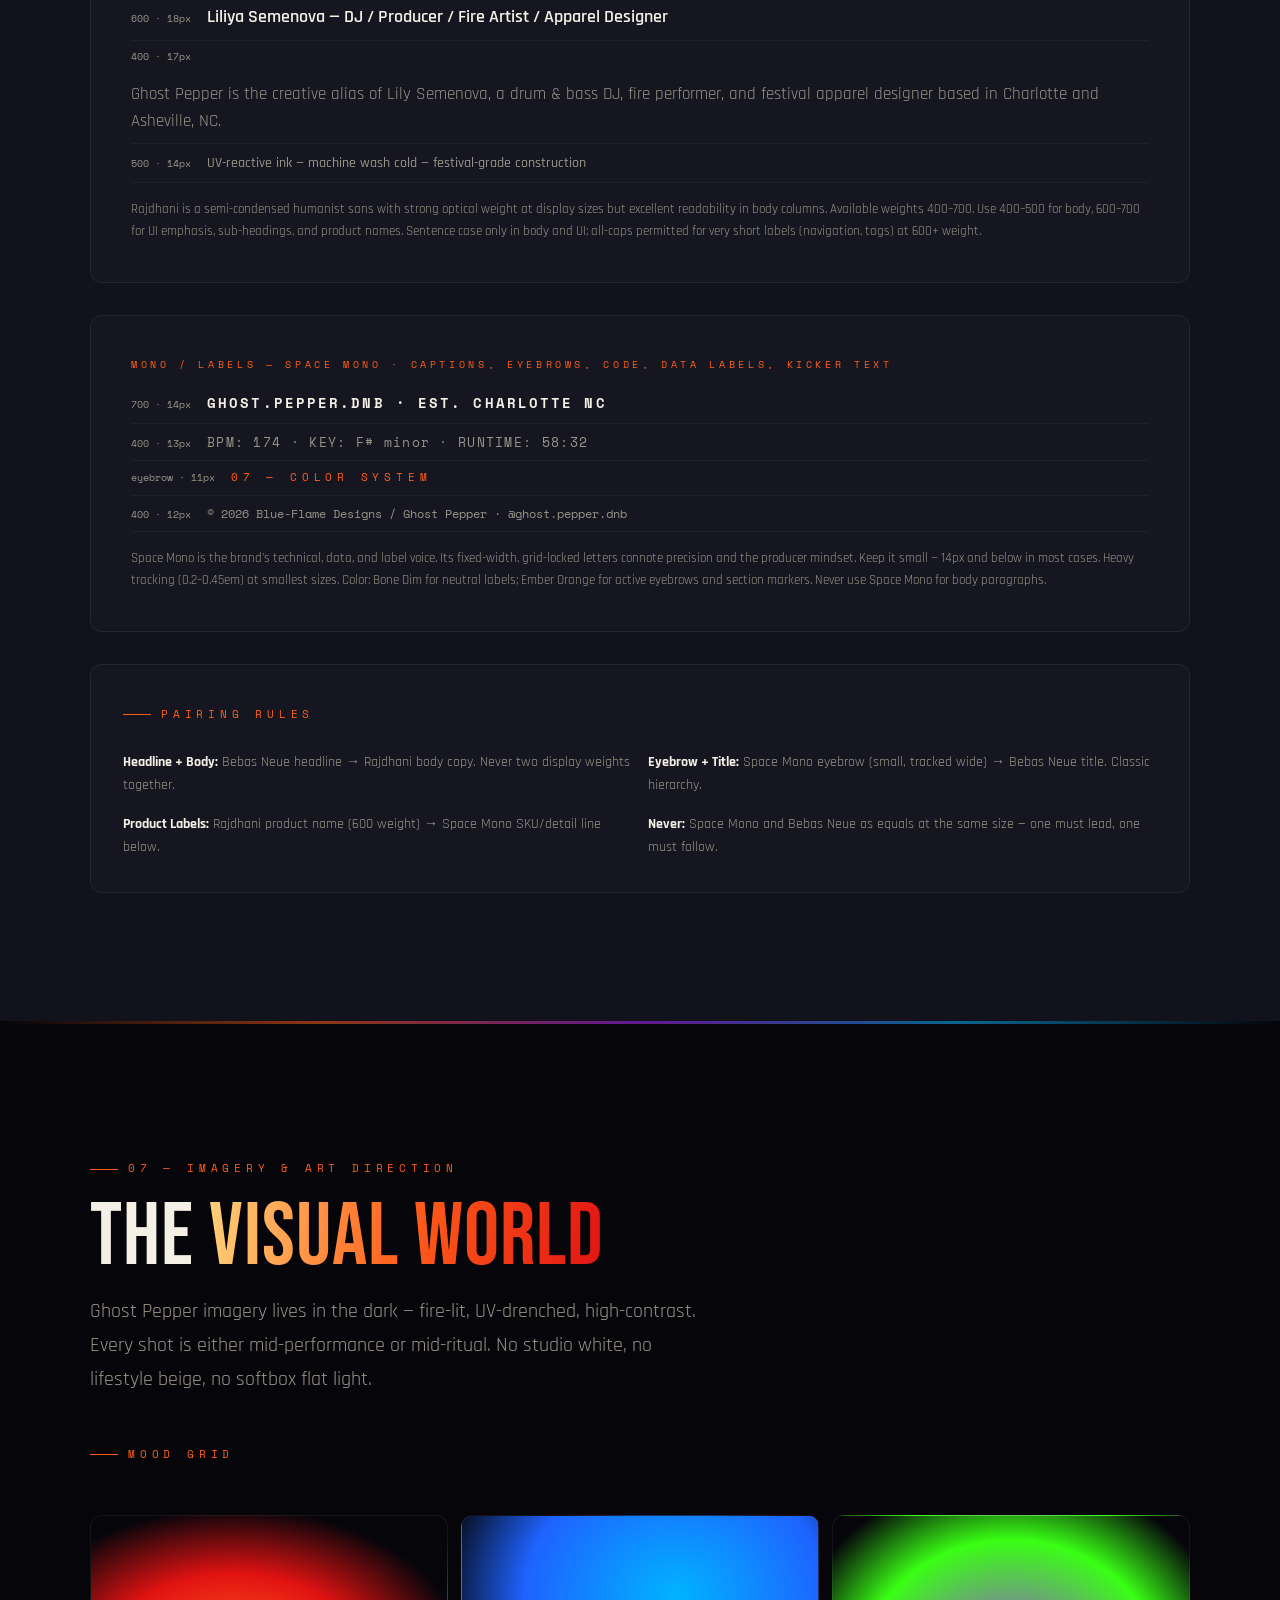
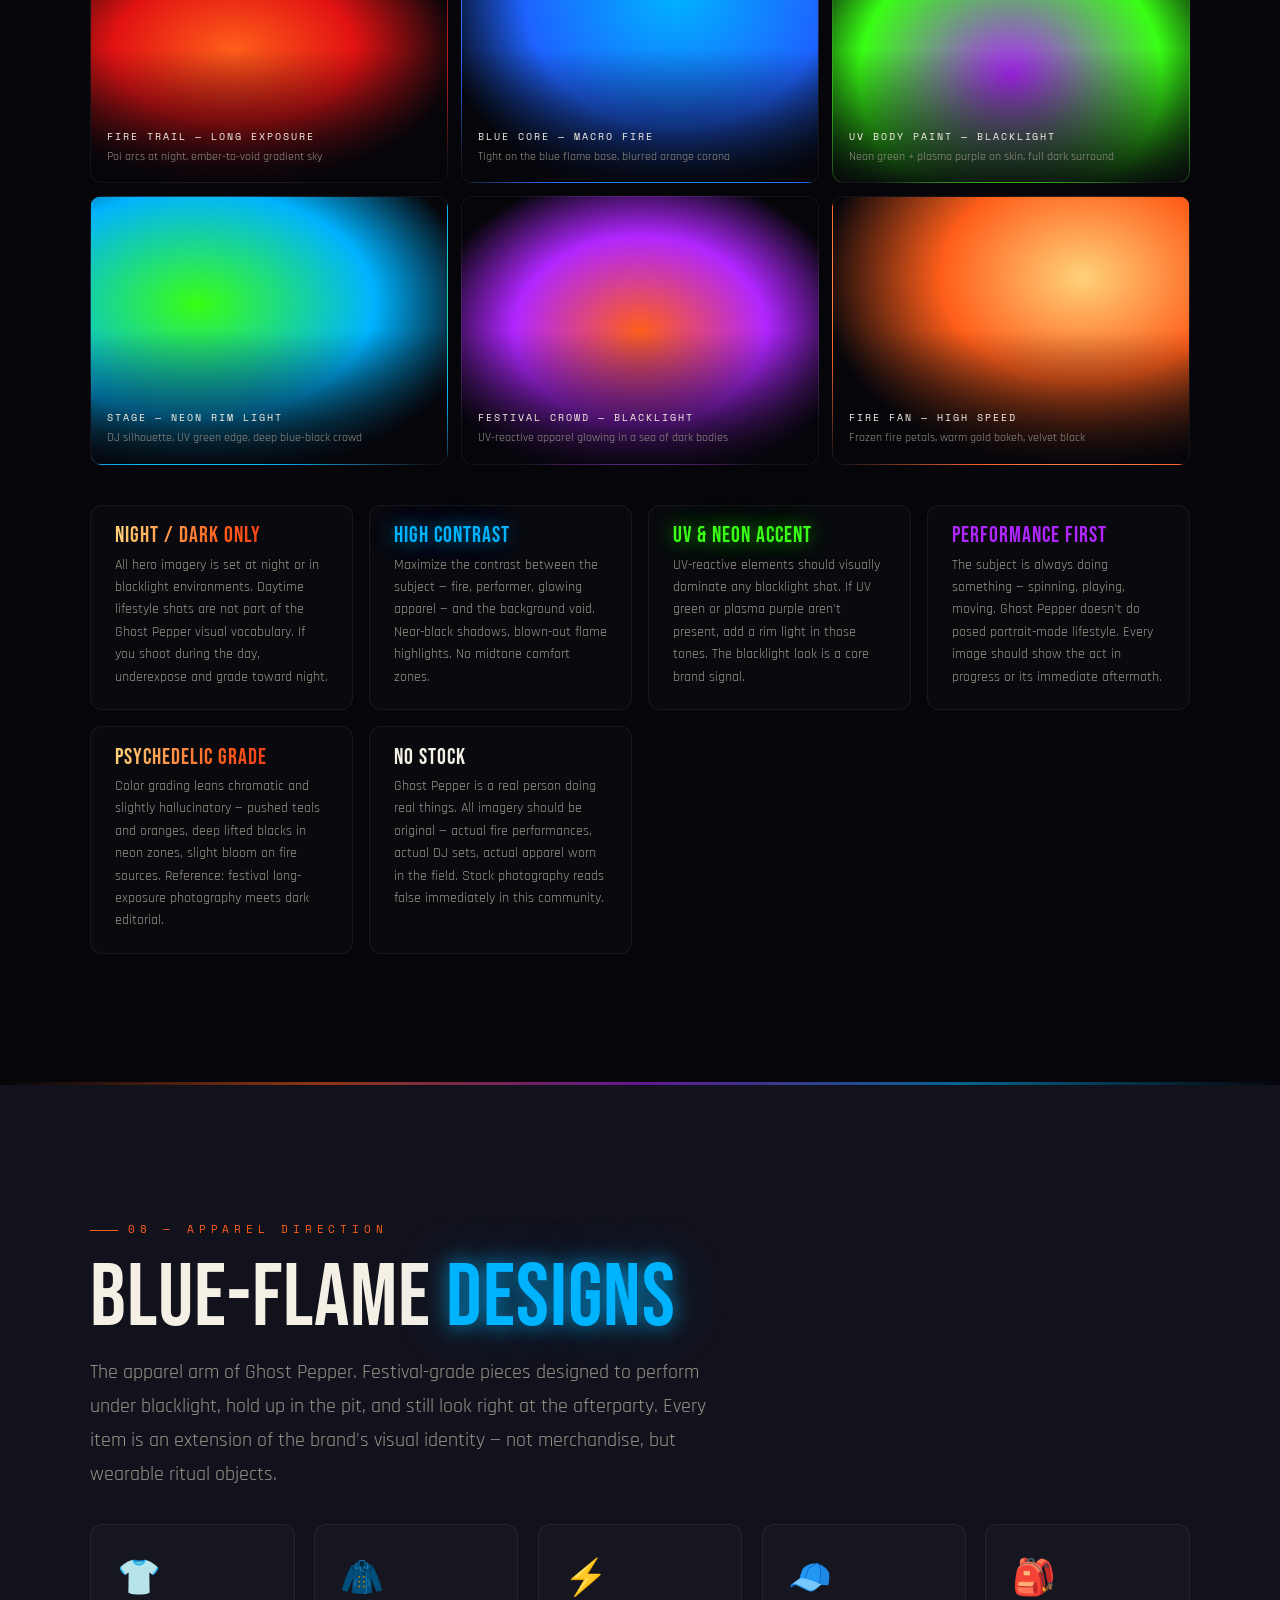
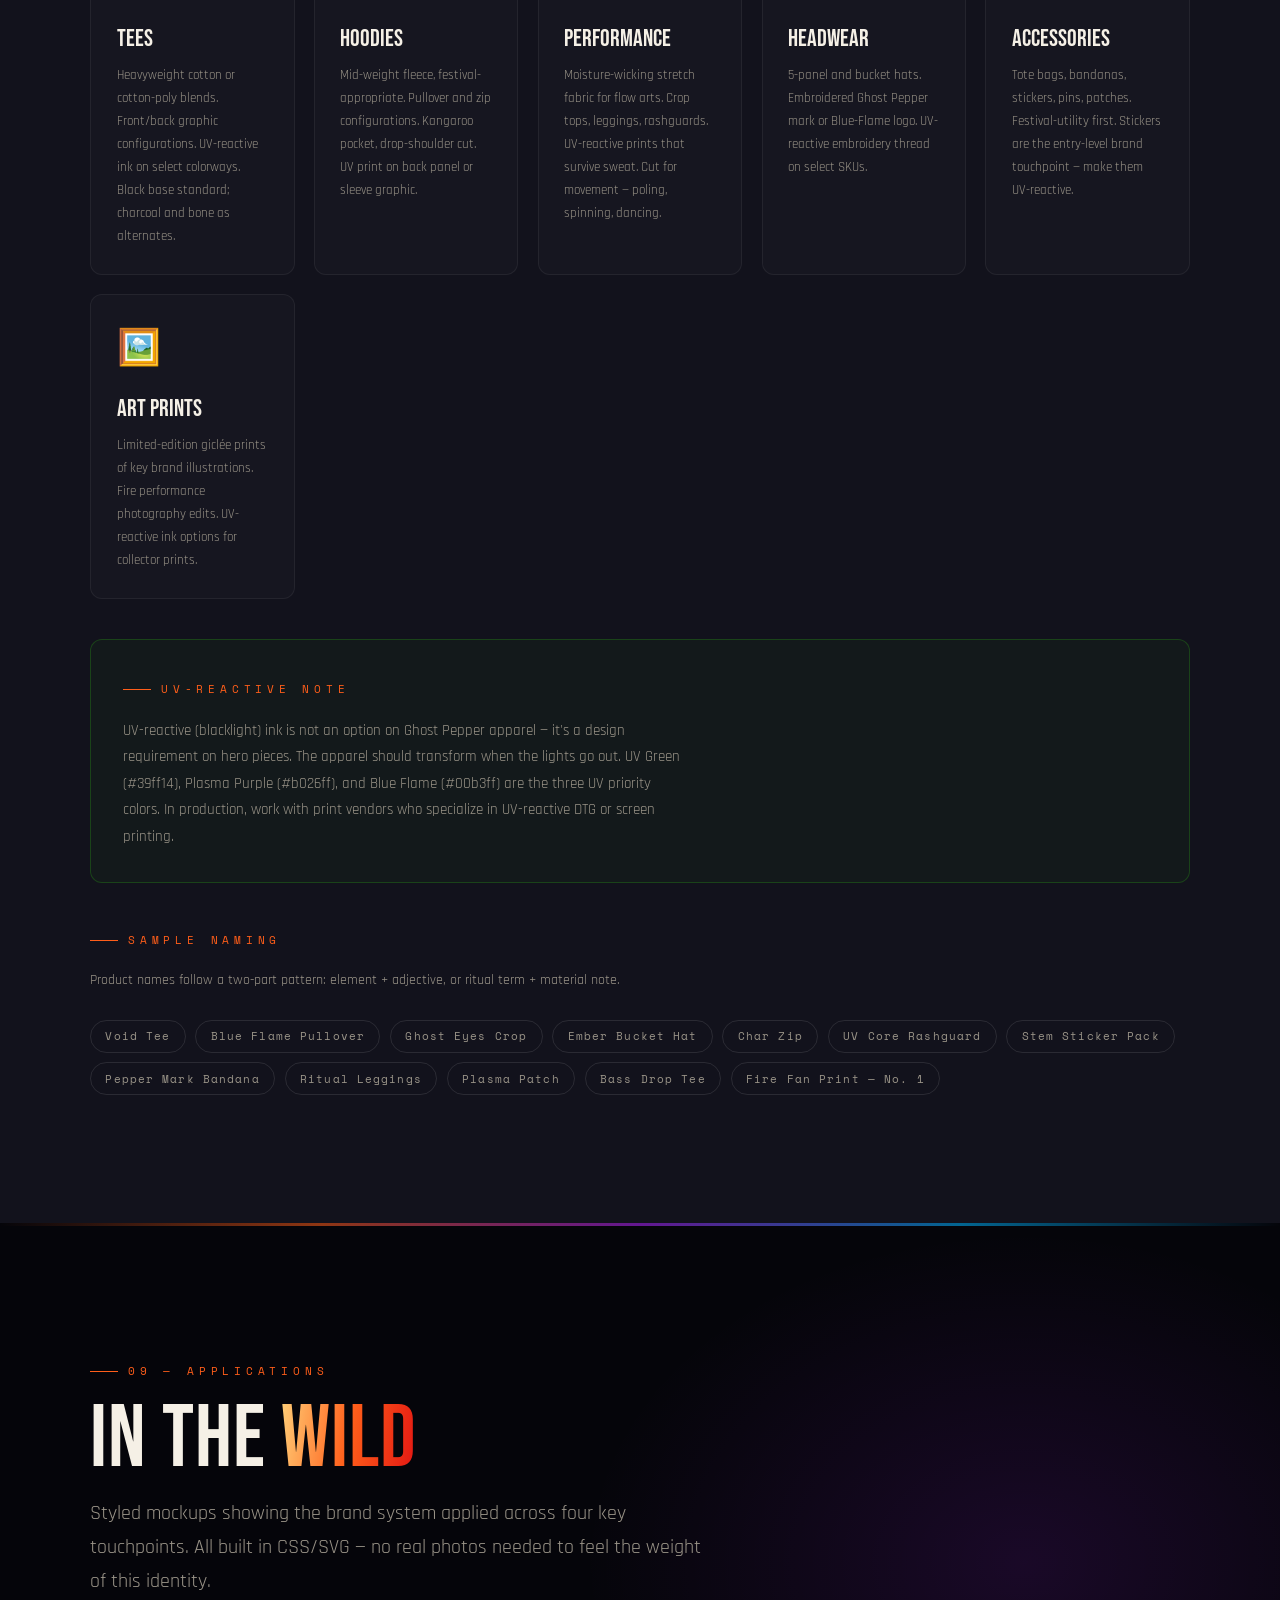
<file: brand-book/index.html>
<!DOCTYPE html>
<html lang="en">
<head>
<meta charset="UTF-8">
<meta name="viewport" content="width=device-width, initial-scale=1.0">
<title>GHOST PEPPER — Brand Portfolio Book 2026</title>
<style>
@import url('https://fonts.googleapis.com/css2?family=Bebas+Neue&family=Rajdhani:wght@400;500;600;700&family=Space+Mono:ital,wght@0,400;0,700;1,400&display=swap');

/* ── TOKENS ── */
:root {
  --void: #05050a;
  --char: #12121c;
  --ember: #ff5e1a;
  --pepper: #e11212;
  --blue-flame: #00b3ff;
  --deep-blue: #1e63ff;
  --uv-green: #39ff14;
  --plasma: #b026ff;
  --bone: #f5f0e6;
  --bone-dim: #9a9488;
  --smoke: #1b1b28;
  --ash: #2a2a3a;
  --display: 'Bebas Neue', Impact, sans-serif;
  --body: 'Rajdhani', 'Segoe UI', sans-serif;
  --mono: 'Space Mono', monospace;
  --glow-ember: 0 0 24px rgba(255,94,26,.7), 0 0 64px rgba(255,94,26,.3);
  --glow-uv: 0 0 20px rgba(57,255,20,.7), 0 0 56px rgba(57,255,20,.3);
  --glow-blue: 0 0 20px rgba(0,179,255,.7), 0 0 56px rgba(0,179,255,.3);
  --glow-plasma: 0 0 20px rgba(176,38,255,.7), 0 0 56px rgba(176,38,255,.3);
  --maxw: 1100px;
  --r: 12px;
}

/* ── RESET ── */
*,*::before,*::after { box-sizing: border-box; margin: 0; padding: 0; }
html { scroll-behavior: smooth; }
body {
  background: var(--void);
  color: var(--bone);
  font-family: var(--body);
  font-size: 17px;
  line-height: 1.6;
  overflow-x: hidden;
}
img { max-width: 100%; display: block; }
a { color: var(--ember); text-decoration: none; }

/* ── LAYOUT ── */
.wrap { width: min(var(--maxw), 92vw); margin-inline: auto; }
section { position: relative; }

/* ── TYPE HELPERS ── */
h1,h2,h3,h4 { font-family: var(--display); font-weight: 400; line-height: .93; letter-spacing: 1px; }
h1 { font-size: clamp(3.5rem, 12vw, 9rem); }
h2 { font-size: clamp(2.4rem, 7vw, 5.5rem); }
h3 { font-size: clamp(1.6rem, 4vw, 2.8rem); }
h4 { font-size: clamp(1.2rem, 2.5vw, 1.8rem); }

.eyebrow {
  font-family: var(--mono);
  font-size: .68rem;
  letter-spacing: .44em;
  text-transform: uppercase;
  color: var(--ember);
  display: inline-flex; align-items: center; gap: 10px;
  margin-bottom: 1.2rem;
}
.eyebrow::before { content: ""; width: 28px; height: 1px; background: var(--ember); flex-shrink: 0; }

.lede { font-size: clamp(1rem, 1.6vw, 1.22rem); color: var(--bone-dim); max-width: 62ch; line-height: 1.75; }
.mono { font-family: var(--mono); }
.small-mono { font-family: var(--mono); font-size: .7rem; letter-spacing: .1em; color: var(--bone-dim); }

.t-fire { background: linear-gradient(100deg,#ffd27a,var(--ember),var(--pepper)); -webkit-background-clip:text; background-clip:text; color:transparent; }
.t-uv { color: var(--uv-green); text-shadow: var(--glow-uv); }
.t-blue { color: var(--blue-flame); text-shadow: var(--glow-blue); }
.t-plasma { background: linear-gradient(100deg,var(--blue-flame),var(--plasma)); -webkit-background-clip:text; background-clip:text; color:transparent; }
.t-bone { color: var(--bone); }

/* ── DIVIDERS ── */
.divider {
  height: 3px;
  background: linear-gradient(90deg, transparent, var(--ember), var(--plasma), var(--blue-flame), transparent);
  opacity: .55;
  margin: 0;
}

/* ── SCROLL REVEAL ── */
.reveal { opacity: 0; transform: translateY(36px); transition: opacity .7s ease, transform .7s ease; }
.reveal.visible { opacity: 1; transform: none; }

/* ─────────────────────────────────────────────
   1. COVER
───────────────────────────────────────────── */
#cover {
  min-height: 100vh;
  display: flex; flex-direction: column; justify-content: center; align-items: center;
  text-align: center;
  padding: 80px 24px;
  position: relative;
  overflow: hidden;
  background:
    radial-gradient(900px 700px at 50% 40%, rgba(255,94,26,.18), transparent 60%),
    radial-gradient(700px 600px at 20% 80%, rgba(176,38,255,.16), transparent 60%),
    radial-gradient(700px 600px at 80% 10%, rgba(0,179,255,.13), transparent 60%),
    var(--void);
}
#cover::before {
  content: "";
  position: absolute; inset: 0;
  background-image: repeating-linear-gradient(0deg, rgba(255,255,255,.4) 0 1px, transparent 1px 4px);
  opacity: .03; pointer-events: none;
}
.cover-logo {
  width: clamp(120px, 22vw, 220px);
  margin-bottom: 2rem;
  filter: drop-shadow(0 0 32px rgba(255,94,26,.6)) drop-shadow(0 0 80px rgba(255,94,26,.25));
  animation: float 4s ease-in-out infinite;
}
@keyframes float {
  0%,100% { transform: translateY(0); }
  50% { transform: translateY(-12px); }
}
.cover-title { letter-spacing: 4px; margin-bottom: .3rem; }
.cover-sub {
  font-family: var(--mono);
  font-size: clamp(.7rem, 1.4vw, .95rem);
  letter-spacing: .4em;
  color: var(--bone-dim);
  text-transform: uppercase;
  margin-bottom: 2.5rem;
}
.cover-tagline {
  font-family: var(--display);
  font-size: clamp(1.4rem, 3.5vw, 2.6rem);
  margin-bottom: .6rem;
}
.cover-secondary {
  font-family: var(--mono);
  font-size: clamp(.78rem, 1.5vw, 1rem);
  letter-spacing: .25em;
  color: var(--bone-dim);
  margin-bottom: 3rem;
}
.cover-artist {
  font-family: var(--body);
  font-size: clamp(.9rem, 1.8vw, 1.1rem);
  font-weight: 600;
  letter-spacing: .08em;
  color: var(--bone-dim);
  margin-bottom: .3rem;
}
.cover-year {
  font-family: var(--mono);
  font-size: .75rem;
  letter-spacing: .35em;
  color: var(--ash);
  text-transform: uppercase;
}
.cover-scroll {
  position: absolute; bottom: 2.5rem; left: 50%; transform: translateX(-50%);
  font-family: var(--mono); font-size: .65rem; letter-spacing: .35em;
  color: var(--ash); text-transform: uppercase;
  display: flex; flex-direction: column; align-items: center; gap: 8px;
}
.cover-scroll::after {
  content: ""; width: 1px; height: 40px;
  background: linear-gradient(var(--ember), transparent);
  animation: scrollline 1.8s ease-in-out infinite;
}
@keyframes scrollline { 0%,100%{opacity:.2} 50%{opacity:1} }

/* ─────────────────────────────────────────────
   2. CONTENTS
───────────────────────────────────────────── */
#contents {
  background: var(--char);
  padding: clamp(60px,9vw,120px) 0;
}
.contents-grid {
  display: grid;
  grid-template-columns: repeat(auto-fill, minmax(240px, 1fr));
  gap: 2px;
  margin-top: 2.5rem;
}
.contents-item {
  background: rgba(255,255,255,.02);
  border: 1px solid rgba(255,255,255,.05);
  padding: 1.4rem 1.6rem;
  display: flex; align-items: flex-start; gap: 1rem;
  transition: background .2s;
}
.contents-item:hover { background: rgba(255,94,26,.06); }
.contents-num {
  font-family: var(--mono);
  font-size: .68rem;
  color: var(--ember);
  padding-top: .35rem;
  min-width: 1.8rem;
  flex-shrink: 0;
}
.contents-label { font-family: var(--display); font-size: 1.35rem; line-height: 1.1; }
.contents-desc { font-size: .82rem; color: var(--bone-dim); margin-top: .2rem; }

/* ─────────────────────────────────────────────
   3. BRAND STORY
───────────────────────────────────────────── */
#story {
  padding: clamp(70px,10vw,130px) 0;
  background:
    radial-gradient(800px 600px at 85% 50%, rgba(255,94,26,.1), transparent 55%),
    var(--void);
}
.story-grid {
  display: grid;
  grid-template-columns: 1fr 1fr;
  gap: clamp(2rem, 5vw, 5rem);
  align-items: center;
}
@media (max-width: 700px) { .story-grid { grid-template-columns: 1fr; } }
.story-jackalope {
  font-family: var(--display);
  font-size: clamp(4rem, 14vw, 10rem);
  line-height: .85;
  color: rgba(255,94,26,.08);
  user-select: none;
  pointer-events: none;
  position: absolute;
  right: -2rem; top: 50%;
  transform: translateY(-50%);
}
.story-pull {
  font-family: var(--display);
  font-size: clamp(1.8rem, 4vw, 3rem);
  line-height: 1.05;
  margin: 2rem 0;
  border-left: 3px solid var(--ember);
  padding-left: 1.4rem;
}
.story-body p { margin-bottom: 1.1rem; color: var(--bone-dim); }
.story-body p strong { color: var(--bone); font-weight: 600; }
.pillars {
  display: flex; gap: 1.5rem; flex-wrap: wrap; margin-top: 2rem;
}
.pillar {
  flex: 1; min-width: 140px;
  padding: 1.4rem;
  border: 1px solid rgba(255,255,255,.07);
  border-radius: var(--r);
  background: rgba(255,255,255,.025);
  text-align: center;
}
.pillar-icon { font-size: 2rem; margin-bottom: .6rem; }
.pillar-name { font-family: var(--display); font-size: 1.6rem; }
.pillar-desc { font-size: .82rem; color: var(--bone-dim); margin-top: .3rem; }

/* ─────────────────────────────────────────────
   4. BRAND PERSONALITY
───────────────────────────────────────────── */
#personality {
  background: var(--char);
  padding: clamp(70px,10vw,130px) 0;
}
.trait-grid {
  display: grid;
  grid-template-columns: repeat(auto-fill, minmax(260px, 1fr));
  gap: 1.2rem;
  margin-top: 2.5rem;
}
.trait-card {
  padding: 2rem 1.8rem;
  border-radius: var(--r);
  border: 1px solid rgba(255,255,255,.06);
  background: rgba(255,255,255,.02);
  position: relative; overflow: hidden;
}
.trait-card::before {
  content: "";
  position: absolute; top: 0; left: 0; right: 0; height: 2px;
}
.trait-card.c-ember::before { background: var(--ember); box-shadow: var(--glow-ember); }
.trait-card.c-pepper::before { background: var(--pepper); }
.trait-card.c-blue::before { background: var(--blue-flame); box-shadow: var(--glow-blue); }
.trait-card.c-uv::before { background: var(--uv-green); box-shadow: var(--glow-uv); }
.trait-card.c-plasma::before { background: var(--plasma); box-shadow: var(--glow-plasma); }
.trait-card.c-bone::before { background: var(--bone); }
.trait-name { font-family: var(--display); font-size: 2rem; margin-bottom: .5rem; }
.trait-body { color: var(--bone-dim); font-size: .9rem; line-height: 1.65; }

.voice-grid {
  display: grid;
  grid-template-columns: 1fr 1fr;
  gap: 1.4rem;
  margin-top: 2rem;
}
@media (max-width: 600px) { .voice-grid { grid-template-columns: 1fr; } }
.voice-card {
  padding: 1.5rem 1.6rem;
  border-radius: var(--r);
  border: 1px solid;
}
.voice-card.do {
  border-color: rgba(57,255,20,.25);
  background: rgba(57,255,20,.04);
}
.voice-card.dont {
  border-color: rgba(225,18,18,.25);
  background: rgba(225,18,18,.04);
}
.voice-label {
  font-family: var(--mono);
  font-size: .65rem;
  letter-spacing: .35em;
  text-transform: uppercase;
  margin-bottom: .8rem;
}
.voice-card.do .voice-label { color: var(--uv-green); }
.voice-card.dont .voice-label { color: var(--pepper); }
.voice-example { font-size: .92rem; line-height: 1.65; color: var(--bone-dim); }
.voice-example em { color: var(--bone); font-style: normal; font-weight: 600; }

/* ─────────────────────────────────────────────
   5. POSITIONING
───────────────────────────────────────────── */
#positioning {
  padding: clamp(70px,10vw,130px) 0;
  background:
    radial-gradient(700px 500px at 10% 60%, rgba(0,179,255,.1), transparent 55%),
    var(--void);
}
.pos-statement {
  font-family: var(--display);
  font-size: clamp(2rem, 5.5vw, 4.2rem);
  line-height: 1.05;
  max-width: 18ch;
  margin: 1.5rem 0 2.5rem;
}
.audience-grid {
  display: grid;
  grid-template-columns: repeat(auto-fill, minmax(200px, 1fr));
  gap: 1rem;
  margin: 2rem 0;
}
.aud-chip {
  padding: .9rem 1.2rem;
  border: 1px solid rgba(255,255,255,.07);
  border-radius: 100px;
  font-size: .85rem;
  font-weight: 600;
  letter-spacing: .04em;
  display: flex; align-items: center; gap: .6rem;
  background: rgba(255,255,255,.02);
}
.aud-chip span { font-size: 1.2rem; }
.pillar-bar {
  display: grid;
  grid-template-columns: 1fr 1fr 1fr;
  border: 1px solid rgba(255,255,255,.07);
  border-radius: var(--r);
  overflow: hidden;
  margin-top: 2rem;
}
.pillar-col {
  padding: 2rem 1.6rem;
  border-right: 1px solid rgba(255,255,255,.07);
}
.pillar-col:last-child { border-right: none; }
.pillar-col h4 { font-size: 1.9rem; margin-bottom: .7rem; }
.pillar-col p { color: var(--bone-dim); font-size: .88rem; line-height: 1.7; }
@media(max-width:650px){ .pillar-bar{grid-template-columns:1fr;} .pillar-col{border-right:none;border-bottom:1px solid rgba(255,255,255,.07);} }

/* ─────────────────────────────────────────────
   6. LOGO & MARK
───────────────────────────────────────────── */
#logo {
  background: var(--char);
  padding: clamp(70px,10vw,130px) 0;
}
.logo-showcase {
  display: grid;
  grid-template-columns: 1fr 1fr;
  gap: 1.5rem;
  margin: 2.5rem 0;
}
@media(max-width:600px){.logo-showcase{grid-template-columns:1fr;}}
.logo-tile {
  border-radius: var(--r);
  padding: 3rem 2rem;
  display: flex; flex-direction: column; align-items: center; justify-content: center;
  gap: 1.4rem; text-align: center;
  border: 1px solid rgba(255,255,255,.06);
}
.logo-tile.dark-bg { background: var(--void); }
.logo-tile.light-bg { background: var(--bone); }
.logo-tile.char-bg { background: var(--char); }
.logo-tile svg { width: clamp(80px,14vw,130px); height: auto; }
.wordmark {
  display: flex; flex-direction: column; align-items: center;
}
.wordmark-main {
  font-family: var(--display);
  font-size: clamp(2rem, 5vw, 3.5rem);
  letter-spacing: .06em;
  line-height: .95;
}
.wordmark-kicker {
  font-family: var(--mono);
  font-size: clamp(.55rem, 1.2vw, .75rem);
  letter-spacing: .4em;
  text-transform: uppercase;
  margin-top: .35rem;
}
.logo-tile.light-bg .wordmark-main,
.logo-tile.light-bg .wordmark-kicker { color: var(--void); }
.logo-tile.light-bg .wordmark-kicker { color: #555; }

.construction-box {
  background: rgba(255,255,255,.02);
  border: 1px solid rgba(255,255,255,.06);
  border-radius: var(--r);
  padding: 2rem;
  margin: 2rem 0;
}
.construction-box h4 { margin-bottom: 1rem; }
.construction-box ul { list-style: disc; padding-left: 1.5rem; color: var(--bone-dim); }
.construction-box li { margin-bottom: .5rem; font-size: .9rem; line-height: 1.65; }
.construction-box li strong { color: var(--bone); }

.donts-grid {
  display: grid;
  grid-template-columns: repeat(auto-fill, minmax(220px,1fr));
  gap: 1rem;
  margin-top: 1.5rem;
}
.dont-card {
  padding: 1.2rem 1.4rem;
  border: 1px solid rgba(225,18,18,.25);
  border-radius: var(--r);
  background: rgba(225,18,18,.04);
}
.dont-card .mono { font-size: .65rem; letter-spacing: .3em; color: var(--pepper); margin-bottom: .4rem; text-transform: uppercase; }
.dont-card p { font-size: .85rem; color: var(--bone-dim); }

/* ─────────────────────────────────────────────
   7. COLOR SYSTEM
───────────────────────────────────────────── */
#colors {
  padding: clamp(70px,10vw,130px) 0;
  background: var(--void);
}
.swatch-grid {
  display: grid;
  grid-template-columns: repeat(auto-fill, minmax(170px,1fr));
  gap: 1rem;
  margin: 2.5rem 0;
}
.swatch {
  border-radius: var(--r);
  overflow: hidden;
  border: 1px solid rgba(255,255,255,.06);
}
.swatch-color { height: 110px; }
.swatch-info { padding: .9rem 1rem; background: var(--char); }
.swatch-name { font-family: var(--display); font-size: 1.2rem; margin-bottom: .1rem; }
.swatch-hex { font-family: var(--mono); font-size: .72rem; color: var(--bone-dim); }
.swatch-role { font-size: .75rem; color: var(--bone-dim); margin-top: .25rem; }

.gradient-row {
  display: grid;
  grid-template-columns: repeat(auto-fill, minmax(200px,1fr));
  gap: 1rem;
  margin-top: 1.5rem;
}
.grad-chip {
  height: 70px;
  border-radius: var(--r);
  display: flex; align-items: flex-end;
  padding: .7rem 1rem;
  font-family: var(--mono);
  font-size: .65rem;
  letter-spacing: .12em;
  color: rgba(255,255,255,.7);
}

.uv-note {
  margin-top: 2rem;
  padding: 1.5rem 1.8rem;
  border: 1px solid rgba(57,255,20,.25);
  border-radius: var(--r);
  background: rgba(57,255,20,.04);
  display: flex; gap: 1.2rem; align-items: flex-start;
}
.uv-note-icon { font-size: 2rem; flex-shrink: 0; }
.uv-note-text h4 { font-family: var(--display); font-size: 1.4rem; color: var(--uv-green); text-shadow: var(--glow-uv); margin-bottom: .4rem; }
.uv-note-text p { color: var(--bone-dim); font-size: .88rem; line-height: 1.7; }

/* ─────────────────────────────────────────────
   8. TYPOGRAPHY
───────────────────────────────────────────── */
#typography {
  background: var(--char);
  padding: clamp(70px,10vw,130px) 0;
}
.type-specimen {
  padding: 2.5rem;
  border: 1px solid rgba(255,255,255,.06);
  border-radius: var(--r);
  background: rgba(255,255,255,.02);
  margin-bottom: 2rem;
}
.type-spec-label {
  font-family: var(--mono);
  font-size: .65rem;
  letter-spacing: .35em;
  text-transform: uppercase;
  color: var(--ember);
  margin-bottom: 1.2rem;
}
.type-sample-bebas { font-family: 'Bebas Neue', sans-serif; }
.type-sample-raj { font-family: 'Rajdhani', sans-serif; }
.type-sample-mono { font-family: 'Space Mono', monospace; }
.scale-row {
  display: flex; align-items: baseline; gap: 1rem;
  margin-bottom: .5rem;
  border-bottom: 1px solid rgba(255,255,255,.04);
  padding-bottom: .5rem;
  flex-wrap: wrap;
}
.scale-size { font-family: var(--mono); font-size: .62rem; color: var(--bone-dim); min-width: 3.5rem; flex-shrink: 0; }
.type-meta { color: var(--bone-dim); font-size: .82rem; margin-top: 1rem; line-height: 1.65; }

/* ─────────────────────────────────────────────
   9. IMAGERY
───────────────────────────────────────────── */
#imagery {
  padding: clamp(70px,10vw,130px) 0;
  background: var(--void);
}
.mood-grid {
  display: grid;
  grid-template-columns: repeat(3, 1fr);
  gap: .8rem;
  margin-top: 2rem;
}
@media(max-width:600px){.mood-grid{grid-template-columns:1fr 1fr;}}
.mood-tile {
  aspect-ratio: 4/3;
  border-radius: var(--r);
  display: flex; flex-direction: column; justify-content: flex-end;
  padding: 1rem;
  position: relative; overflow: hidden;
  border: 1px solid rgba(255,255,255,.06);
}
.mood-tile::after {
  content: "";
  position: absolute; inset: 0;
  background: linear-gradient(to top, rgba(5,5,10,.9) 0%, transparent 50%);
}
.mood-label {
  font-family: var(--mono);
  font-size: .62rem;
  letter-spacing: .2em;
  text-transform: uppercase;
  color: var(--bone);
  position: relative; z-index: 1;
}
.mood-sub {
  font-size: .75rem;
  color: var(--bone-dim);
  position: relative; z-index: 1;
  margin-top: .15rem;
}

/* mood tile backgrounds */
.mt1 { background: radial-gradient(at 40% 50%, #ff5e1a 0%, #e11212 40%, #05050a 75%); }
.mt2 { background: radial-gradient(at 60% 30%, #00b3ff 0%, #1e63ff 50%, #05050a 80%); }
.mt3 { background: radial-gradient(at 50% 60%, #b026ff 0%, #39ff14 60%, #05050a 90%); }
.mt4 { background: radial-gradient(at 30% 40%, #39ff14 0%, #00b3ff 50%, #05050a 80%); }
.mt5 { background: radial-gradient(at 50% 50%, #ff5e1a 0%, #b026ff 50%, #05050a 85%); }
.mt6 { background: radial-gradient(at 70% 30%, #ffd27a 0%, #ff5e1a 40%, #05050a 75%); }

.photo-principles {
  display: grid;
  grid-template-columns: repeat(auto-fill, minmax(220px,1fr));
  gap: 1rem;
  margin-top: 2rem;
}
.photo-principle {
  padding: 1.3rem 1.5rem;
  border: 1px solid rgba(255,255,255,.06);
  border-radius: var(--r);
  background: rgba(255,255,255,.02);
}
.photo-principle h4 { font-family: var(--display); font-size: 1.4rem; margin-bottom: .4rem; }
.photo-principle p { font-size: .85rem; color: var(--bone-dim); line-height: 1.65; }

/* ─────────────────────────────────────────────
   10. APPAREL
───────────────────────────────────────────── */
#apparel {
  background: var(--char);
  padding: clamp(70px,10vw,130px) 0;
}
.apparel-grid {
  display: grid;
  grid-template-columns: repeat(auto-fill, minmax(200px,1fr));
  gap: 1.2rem;
  margin-top: 2rem;
}
.apparel-card {
  padding: 1.6rem;
  border: 1px solid rgba(255,255,255,.06);
  border-radius: var(--r);
  background: rgba(255,255,255,.02);
}
.apparel-icon { font-size: 2.2rem; margin-bottom: .8rem; }
.apparel-cat { font-family: var(--display); font-size: 1.5rem; margin-bottom: .4rem; }
.apparel-items { font-size: .82rem; color: var(--bone-dim); line-height: 1.75; }
.naming-row {
  display: flex; flex-wrap: wrap; gap: .6rem;
  margin-top: 1.8rem;
}
.name-chip {
  padding: .4rem .9rem;
  border: 1px solid rgba(255,255,255,.1);
  border-radius: 100px;
  font-family: var(--mono);
  font-size: .7rem;
  letter-spacing: .1em;
  color: var(--bone-dim);
}

/* ─────────────────────────────────────────────
   11. APPLICATIONS
───────────────────────────────────────────── */
#applications {
  padding: clamp(70px,10vw,130px) 0;
  background:
    radial-gradient(800px 600px at 80% 20%, rgba(176,38,255,.12), transparent 55%),
    var(--void);
}
.apps-grid {
  display: grid;
  grid-template-columns: 1fr 1fr;
  gap: 1.5rem;
  margin-top: 2.5rem;
}
@media(max-width:700px){.apps-grid{grid-template-columns:1fr;}}

/* TEE MOCKUP */
.mockup-tee {
  background: var(--char);
  border: 1px solid rgba(255,255,255,.07);
  border-radius: var(--r);
  padding: 2rem;
  display: flex; flex-direction: column; align-items: center; gap: 1rem;
}
.tee-body {
  width: 180px; height: 210px;
  background: #1a1a2a;
  border-radius: 6px 6px 12px 12px;
  position: relative;
  display: flex; align-items: center; justify-content: center;
  border: 1px solid rgba(255,255,255,.1);
}
.tee-body::before, .tee-body::after {
  content: "";
  position: absolute;
  top: 0;
  width: 40px; height: 28px;
  background: #1a1a2a;
  border: 1px solid rgba(255,255,255,.1);
}
.tee-body::before { left: -38px; border-radius: 0 0 0 8px; transform: rotate(-8deg) translateY(-4px); }
.tee-body::after { right: -38px; border-radius: 0 0 8px 0; transform: rotate(8deg) translateY(-4px); }
.tee-print {
  display: flex; flex-direction: column; align-items: center; gap: .4rem; text-align: center;
}
.tee-print svg { width: 48px; filter: drop-shadow(0 0 10px rgba(255,94,26,.6)); }
.tee-print-text { font-family: var(--display); font-size: 1.2rem; line-height: .95; }
.tee-print-kicker { font-family: var(--mono); font-size: .48rem; letter-spacing: .3em; color: rgba(255,255,255,.5); }
.mockup-label { font-family: var(--mono); font-size: .65rem; letter-spacing: .3em; color: var(--bone-dim); text-align: center; text-transform: uppercase; }

/* POSTER MOCKUP */
.mockup-poster {
  background: var(--void);
  border: 1px solid rgba(255,255,255,.07);
  border-radius: var(--r);
  overflow: hidden;
  position: relative;
}
.poster-inner {
  background:
    radial-gradient(at 50% 30%, rgba(255,94,26,.35) 0%, rgba(176,38,255,.25) 40%, transparent 70%),
    radial-gradient(at 80% 70%, rgba(0,179,255,.2) 0%, transparent 50%),
    var(--void);
  padding: 2.5rem 2rem;
  text-align: center;
}
.poster-inner svg { width: 70px; margin: 0 auto 1.2rem; filter: drop-shadow(0 0 18px rgba(255,94,26,.7)); }
.poster-title { font-family: var(--display); font-size: clamp(2.2rem,6vw,3.8rem); line-height: .9; margin-bottom: .5rem; }
.poster-sub { font-family: var(--mono); font-size: .7rem; letter-spacing: .35em; color: var(--bone-dim); margin-bottom: 1.4rem; text-transform: uppercase; }
.poster-tagline { font-family: var(--display); font-size: clamp(1.4rem,3vw,2rem); margin-bottom: 1.2rem; }
.poster-details {
  font-family: var(--mono);
  font-size: .7rem;
  letter-spacing: .12em;
  color: var(--bone-dim);
  border-top: 1px solid rgba(255,255,255,.08);
  padding-top: 1.2rem;
}
.poster-glow-bar {
  height: 3px;
  background: linear-gradient(90deg, var(--plasma), var(--ember), var(--blue-flame));
  box-shadow: 0 0 12px rgba(255,94,26,.5);
}

/* INSTAGRAM TILE */
.mockup-ig {
  background: var(--char);
  border: 1px solid rgba(255,255,255,.07);
  border-radius: var(--r);
  padding: 1.5rem;
}
.ig-tile {
  aspect-ratio: 1;
  border-radius: 8px;
  background:
    radial-gradient(at 35% 35%, rgba(255,94,26,.5) 0%, rgba(176,38,255,.3) 50%, var(--void) 80%);
  display: flex; flex-direction: column; align-items: center; justify-content: center;
  gap: .8rem; text-align: center; padding: 1.5rem;
  position: relative; overflow: hidden;
  border: 1px solid rgba(255,255,255,.08);
}
.ig-tile::before {
  content: "";
  position: absolute; inset: 0;
  background: repeating-linear-gradient(45deg, rgba(255,255,255,.015) 0 1px, transparent 1px 8px);
}
.ig-tile svg { width: 56px; position: relative; z-index:1; filter: drop-shadow(0 0 14px rgba(255,94,26,.7)); }
.ig-tile-handle { font-family: var(--mono); font-size: .72rem; letter-spacing: .2em; color: rgba(255,255,255,.6); position: relative; z-index:1; }
.ig-tile-cta { font-family: var(--display); font-size: clamp(1.4rem,4vw,2.2rem); line-height: .95; position: relative; z-index:1; }

/* STREAM OVERLAY */
.mockup-stream {
  background: var(--char);
  border: 1px solid rgba(255,255,255,.07);
  border-radius: var(--r);
  padding: 1.5rem;
}
.stream-frame {
  aspect-ratio: 16/9;
  background: #050508;
  border-radius: 6px;
  border: 1px solid rgba(255,255,255,.08);
  position: relative; overflow: hidden;
}
.stream-bg {
  position: absolute; inset: 0;
  background:
    radial-gradient(at 50% 40%, rgba(255,94,26,.15) 0%, transparent 60%),
    radial-gradient(at 80% 80%, rgba(0,179,255,.12) 0%, transparent 50%),
    #050508;
}
.stream-top-bar {
  position: absolute; top: 0; left: 0; right: 0; height: 4px;
  background: linear-gradient(90deg, var(--ember), var(--plasma), var(--blue-flame));
}
.stream-logo {
  position: absolute; top: 12px; left: 14px;
  display: flex; align-items: center; gap: 8px;
}
.stream-logo svg { width: 28px; }
.stream-logo-text { font-family: var(--display); font-size: 1rem; letter-spacing: .05em; }
.stream-live-badge {
  position: absolute; top: 12px; right: 14px;
  font-family: var(--mono); font-size: .55rem; letter-spacing: .2em;
  background: var(--pepper); color: white;
  padding: .2rem .5rem; border-radius: 3px;
  text-transform: uppercase;
  animation: blink 1.5s ease-in-out infinite;
}
@keyframes blink { 0%,100%{opacity:1} 50%{opacity:.4} }
.stream-bpm {
  position: absolute; bottom: 14px; right: 14px;
  font-family: var(--mono); font-size: .6rem; letter-spacing: .15em;
  color: rgba(255,255,255,.5);
}
.stream-track {
  position: absolute; bottom: 14px; left: 14px;
  font-family: var(--mono); font-size: .55rem; letter-spacing: .1em;
  color: rgba(255,255,255,.4);
}
.stream-waveform {
  position: absolute; bottom: 32px; left: 50%; transform: translateX(-50%);
  display: flex; align-items: center; gap: 2px;
}
.wave-bar {
  width: 3px; border-radius: 2px;
  background: var(--ember);
  opacity: .6;
  animation: waveanim 1.2s ease-in-out infinite;
}
.wave-bar:nth-child(1) { height: 12px; animation-delay: 0s; }
.wave-bar:nth-child(2) { height: 20px; animation-delay: .1s; }
.wave-bar:nth-child(3) { height: 28px; animation-delay: .2s; }
.wave-bar:nth-child(4) { height: 16px; animation-delay: .3s; }
.wave-bar:nth-child(5) { height: 24px; animation-delay: .4s; }
.wave-bar:nth-child(6) { height: 32px; animation-delay: .5s; }
.wave-bar:nth-child(7) { height: 18px; animation-delay: .6s; }
.wave-bar:nth-child(8) { height: 26px; animation-delay: .7s; }
.wave-bar:nth-child(9) { height: 14px; animation-delay: .8s; }
@keyframes waveanim { 0%,100%{transform:scaleY(.4)} 50%{transform:scaleY(1)} }

/* ─────────────────────────────────────────────
   12. WEB / DIGITAL
───────────────────────────────────────────── */
#digital {
  background: var(--char);
  padding: clamp(70px,10vw,130px) 0;
}
.site-sections {
  display: grid;
  grid-template-columns: repeat(auto-fill, minmax(180px,1fr));
  gap: 1rem;
  margin: 2rem 0;
}
.site-section-card {
  padding: 1.4rem;
  border: 1px solid rgba(255,255,255,.06);
  border-radius: var(--r);
  background: rgba(255,255,255,.02);
  position: relative; overflow: hidden;
}
.site-section-card::before {
  content: "";
  position: absolute; bottom: 0; left: 0; right: 0; height: 2px;
  background: var(--ember);
  transform: scaleX(0);
  transform-origin: left;
  transition: transform .3s;
}
.site-section-card:hover::before { transform: scaleX(1); }
.site-num { font-family: var(--mono); font-size: .62rem; color: var(--ember); margin-bottom: .5rem; letter-spacing: .2em; }
.site-name { font-family: var(--display); font-size: 1.5rem; margin-bottom: .4rem; }
.site-desc { font-size: .82rem; color: var(--bone-dim); line-height: 1.6; }

/* ─────────────────────────────────────────────
   13. CLOSER
───────────────────────────────────────────── */
#closer {
  min-height: 70vh;
  display: flex; flex-direction: column; align-items: center; justify-content: center;
  text-align: center;
  padding: clamp(80px,12vw,150px) 24px;
  background:
    radial-gradient(900px 700px at 50% 50%, rgba(255,94,26,.2), transparent 60%),
    radial-gradient(600px 500px at 20% 80%, rgba(176,38,255,.15), transparent 60%),
    radial-gradient(600px 500px at 80% 20%, rgba(0,179,255,.13), transparent 60%),
    var(--void);
  position: relative; overflow: hidden;
}
.closer-tagline {
  font-family: var(--display);
  font-size: clamp(3rem, 12vw, 8rem);
  line-height: .9;
  margin-bottom: .6rem;
}
.closer-secondary {
  font-family: var(--mono);
  font-size: clamp(.8rem, 1.8vw, 1.1rem);
  letter-spacing: .35em;
  color: var(--bone-dim);
  text-transform: uppercase;
  margin-bottom: 3rem;
}
.contact-grid {
  display: flex; flex-wrap: wrap; justify-content: center; gap: 1.5rem;
  margin-top: 2.5rem;
}
.contact-chip {
  padding: .7rem 1.4rem;
  border: 1px solid rgba(255,255,255,.12);
  border-radius: 100px;
  font-family: var(--mono);
  font-size: .75rem;
  letter-spacing: .15em;
  color: var(--bone-dim);
  display: flex; align-items: center; gap: .6rem;
  transition: border-color .2s, color .2s;
}
.contact-chip:hover { border-color: var(--ember); color: var(--bone); }
.closer-logo {
  width: clamp(80px,14vw,130px);
  margin-bottom: 2rem;
  filter: drop-shadow(0 0 28px rgba(255,94,26,.55));
}
.closer-copy {
  font-family: var(--mono);
  font-size: .65rem;
  letter-spacing: .25em;
  color: var(--ash);
  margin-top: 4rem;
  text-transform: uppercase;
}
</style>
</head>
<body>

<!-- ══════════════════════════════════════════
     SHARED SVG LOGO (reused via <use>)
══════════════════════════════════════════ -->
<svg style="display:none" xmlns="http://www.w3.org/2000/svg">
  <defs>
    <linearGradient id="gpFlame" x1="0" y1="1" x2="0" y2="0" gradientUnits="objectBoundingBox">
      <stop offset="0" stop-color="#e11212"/>
      <stop offset=".5" stop-color="#ff5e1a"/>
      <stop offset="1" stop-color="#ffd27a"/>
    </linearGradient>
    <linearGradient id="gpBlue" x1="0" y1="1" x2="1" y2="0" gradientUnits="objectBoundingBox">
      <stop offset="0" stop-color="#1e63ff"/>
      <stop offset="1" stop-color="#00b3ff"/>
    </linearGradient>
  </defs>
  <symbol id="gpMark" viewBox="0 0 64 64">
    <path d="M32 3 C20 16 12 27 12 39 a20 20 0 0 0 40 0 C52 27 44 16 32 3 Z"
          fill="url(#gpFlame)" stroke="#ffd27a" stroke-width=".8"/>
    <path d="M32 22 C26 30 23 35 23 41 a9 9 0 0 0 18 0 C41 35 38 30 32 22 Z"
          fill="url(#gpBlue)" opacity=".92"/>
    <circle cx="27" cy="40" r="2.6" fill="#05050a"/>
    <circle cx="37" cy="40" r="2.6" fill="#05050a"/>
    <path d="M32 3 c2 -2 6 -3 8 -2 c-2 2 -4 4 -8 5 Z" fill="#39ff14"/>
  </symbol>
</svg>

<!-- ══════════════════════════════════════════
     1. COVER
══════════════════════════════════════════ -->
<section id="cover">
  <svg class="cover-logo" viewBox="0 0 64 64" xmlns="http://www.w3.org/2000/svg" aria-hidden="true">
    <use href="#gpMark"/>
  </svg>
  <div class="cover-title">
    <h1 class="t-fire">GHOST<br>PEPPER</h1>
  </div>
  <p class="cover-sub">Brand Portfolio Book</p>
  <p class="cover-tagline t-fire">Wear the burn.</p>
  <p class="cover-secondary">Fire &nbsp;·&nbsp; Bass &nbsp;·&nbsp; Ritual</p>
  <p class="cover-artist">Liliya "Lily" Semenova</p>
  <p class="cover-artist" style="margin-top:.2rem;font-size:.9rem;letter-spacing:.04em;">ghost.pepper.dnb &nbsp;·&nbsp; Charlotte / Asheville, NC</p>
  <p class="cover-year">© 2026 — All Rights Reserved</p>
  <div class="cover-scroll">Scroll</div>
</section>

<div class="divider"></div>

<!-- ══════════════════════════════════════════
     2. CONTENTS
══════════════════════════════════════════ -->
<section id="contents">
  <div class="wrap">
    <span class="eyebrow">Table of Contents</span>
    <h2 class="t-fire">Inside<br>This Book</h2>
    <div class="contents-grid reveal">
      <div class="contents-item">
        <span class="contents-num">01</span>
        <div>
          <div class="contents-label">Brand Story</div>
          <div class="contents-desc">Origin, mission, the jackalope idea</div>
        </div>
      </div>
      <div class="contents-item">
        <span class="contents-num">02</span>
        <div>
          <div class="contents-label">Personality</div>
          <div class="contents-desc">Traits, voice, tone, do/don't</div>
        </div>
      </div>
      <div class="contents-item">
        <span class="contents-num">03</span>
        <div>
          <div class="contents-label">Positioning</div>
          <div class="contents-desc">Statement, audience, pillars</div>
        </div>
      </div>
      <div class="contents-item">
        <span class="contents-num">04</span>
        <div>
          <div class="contents-label">Logo & Mark</div>
          <div class="contents-desc">Construction, clear space, misuse</div>
        </div>
      </div>
      <div class="contents-item">
        <span class="contents-num">05</span>
        <div>
          <div class="contents-label">Color System</div>
          <div class="contents-desc">Swatches, gradients, UV note</div>
        </div>
      </div>
      <div class="contents-item">
        <span class="contents-num">06</span>
        <div>
          <div class="contents-label">Typography</div>
          <div class="contents-desc">Specimens, scale, pairing rules</div>
        </div>
      </div>
      <div class="contents-item">
        <span class="contents-num">07</span>
        <div>
          <div class="contents-label">Imagery</div>
          <div class="contents-desc">Art direction, mood grid</div>
        </div>
      </div>
      <div class="contents-item">
        <span class="contents-num">08</span>
        <div>
          <div class="contents-label">Apparel</div>
          <div class="contents-desc">Blue-Flame line, categories, naming</div>
        </div>
      </div>
      <div class="contents-item">
        <span class="contents-num">09</span>
        <div>
          <div class="contents-label">Applications</div>
          <div class="contents-desc">Tee, poster, IG tile, stream overlay</div>
        </div>
      </div>
      <div class="contents-item">
        <span class="contents-num">10</span>
        <div>
          <div class="contents-label">Web & Digital</div>
          <div class="contents-desc">Site map, digital standards</div>
        </div>
      </div>
      <div class="contents-item">
        <span class="contents-num">11</span>
        <div>
          <div class="contents-label">Closer</div>
          <div class="contents-desc">Tagline lockup, contact</div>
        </div>
      </div>
    </div>
  </div>
</section>

<div class="divider"></div>

<!-- ══════════════════════════════════════════
     3. BRAND STORY / ESSENCE
══════════════════════════════════════════ -->
<section id="story">
  <div class="wrap">
    <span class="eyebrow">01 — Brand Story</span>
    <div class="story-grid">
      <div>
        <h2 class="t-fire">The Jackalope<br>of All Trades</h2>
        <div class="story-pull reveal">
          "Heat you feel before<br>you hear it."
        </div>
        <div class="story-body reveal">
          <p>GHOST PEPPER is the creative alias of Liliya "Lily" Semenova — DJ, producer, fire performer, and apparel designer operating out of Charlotte and Asheville, North Carolina. The name says everything: the world's hottest fruit, the one that leaves a mark long after the moment has passed. <strong>Ghost Pepper is the burn that lingers.</strong></p>
          <p>Lily came up through the festival and rave circuit, where the DJ booth, the fire circle, and the merch table were never separate worlds — they were one continuous ritual. She plays drum &amp; bass at the upper edge of the genre, around 174 BPM, where the groove gets tight enough to feel like controlled chaos. Off the decks, she spins poi, works fire fans, and designs apparel under the <strong>Blue-Flame Designs</strong> imprint — festival-ready pieces that hold up under blacklight and tell a story in the dark.</p>
          <p>The "jackalope of all trades" phrase captures something real: a creature that shouldn't logically exist but absolutely does. Lily bridges disciplines that rarely overlap — the technical precision of DJ production, the embodied performance of fire arts, and the visual craft of apparel design. The brand is the connective tissue between all three.</p>
          <p>Ghost Pepper doesn't chase mainstream. <strong>It sets the terms.</strong> It shows up for the people who want the heat, the bass, and the handmade piece they'll still be talking about at the next fest. The brand lives at the intersection of sound, fire, and threads — and it's built to burn.</p>
        </div>
      </div>
      <div class="reveal">
        <div class="pillars">
          <div class="pillar">
            <div class="pillar-icon">🔊</div>
            <div class="pillar-name t-fire">Sound</div>
            <div class="pillar-desc">DnB production &amp; DJ sets. ~174 BPM. Precise, relentless, alive.</div>
          </div>
          <div class="pillar">
            <div class="pillar-icon">🔥</div>
            <div class="pillar-name t-fire">Fire</div>
            <div class="pillar-desc">Poi, fans, fire-spinning. Performance as ritual, not spectacle.</div>
          </div>
          <div class="pillar">
            <div class="pillar-icon">🧵</div>
            <div class="pillar-name t-fire">Threads</div>
            <div class="pillar-desc">Blue-Flame Designs. UV-reactive apparel built for the festival floor.</div>
          </div>
        </div>
        <div style="margin-top:2rem;padding:1.8rem;border:1px solid rgba(255,94,26,.2);border-radius:12px;background:rgba(255,94,26,.04);">
          <div class="small-mono" style="color:var(--ember);letter-spacing:.35em;text-transform:uppercase;margin-bottom:.8rem;">Mission</div>
          <p style="font-size:1.05rem;line-height:1.75;color:var(--bone-dim);">To create <strong style="color:var(--bone)">visceral experiences</strong> — in sound, in spectacle, in what you wear home — that make the festival moment feel permanent.</p>
        </div>
        <div style="margin-top:1.2rem;padding:1.8rem;border:1px solid rgba(0,179,255,.2);border-radius:12px;background:rgba(0,179,255,.04);">
          <div class="small-mono" style="color:var(--blue-flame);letter-spacing:.35em;text-transform:uppercase;margin-bottom:.8rem;">Also Performs As</div>
          <p style="font-size:.9rem;color:var(--bone-dim);line-height:1.65;"><strong style="color:var(--bone)">Blue-Flame Designs</strong> (@blueflame.designs) is the apparel-design arm — the commercial face of the creative practice. GHOST PEPPER is the full artist identity: the set, the fire, the fit, the feeling.</p>
        </div>
      </div>
    </div>
  </div>
</section>

<div class="divider"></div>

<!-- ══════════════════════════════════════════
     4. BRAND PERSONALITY
══════════════════════════════════════════ -->
<section id="personality">
  <div class="wrap">
    <span class="eyebrow">02 — Brand Personality</span>
    <h2>Who We<br><span class="t-fire">Are</span></h2>
    <p class="lede" style="margin-top:1rem;">Six words. Every creative decision — visual, verbal, sonic — should map back to at least one of them.</p>

    <div class="trait-grid reveal">
      <div class="trait-card c-ember">
        <div class="trait-name t-fire">Fierce</div>
        <div class="trait-body">Ghost Pepper doesn't ask permission. The brand asserts itself — in the mix, in the fire circle, in the design. There's no volume at which this is timid.</div>
      </div>
      <div class="trait-card c-blue">
        <div class="trait-name t-blue">Hypnotic</div>
        <div class="trait-body">The rhythm, the spinning flame, the blacklight pattern on a hoodie — each one is designed to hold attention. Ghost Pepper locks you in and doesn't let go until it's ready.</div>
      </div>
      <div class="trait-card c-uv">
        <div class="trait-name t-uv">Untamed</div>
        <div class="trait-body">Not chaotic — intentional. The genre is drum &amp; bass, not noise. But the spirit is feral: untrained by convention, unimpressed by gatekeeping, unbothered by rules that don't serve the work.</div>
      </div>
      <div class="trait-card c-plasma">
        <div class="trait-name t-plasma">Crafted</div>
        <div class="trait-body">Every stitch, every mix, every fire line is deliberate. This is a polymath's brand, which means the bar for craft is high across all disciplines simultaneously. Sloppy doesn't fit here.</div>
      </div>
      <div class="trait-card c-bone">
        <div class="trait-name">Communal</div>
        <div class="trait-body">Raves, festivals, and fire circles are inherently collective. Ghost Pepper is born from that culture — the shared warmth of a crowd, the way bass unifies strangers. The brand is for the whole tribe.</div>
      </div>
      <div class="trait-card c-pepper">
        <div class="trait-name" style="color:var(--pepper);">Ritual</div>
        <div class="trait-body">There's ceremony in the set, in the performance, in putting on the gear. Ghost Pepper treats each moment — the first drop, the first flame, the first wear — as something worth marking.</div>
      </div>
    </div>

    <div style="margin-top:4rem;">
      <span class="eyebrow">Brand Voice</span>
      <h3 style="margin-bottom:.5rem;">How It <span class="t-fire">Talks</span></h3>
      <p class="lede" style="margin-bottom:2rem;">Confident. Playful-dark. Ritualistic. Never corporate, never begging, never over-explained.</p>
      <div class="voice-grid reveal">
        <div class="voice-card do">
          <div class="voice-label">✓ Do Say</div>
          <div class="voice-example"><em>"The burn doesn't wait. Neither do we."</em></div>
        </div>
        <div class="voice-card dont">
          <div class="voice-label">✗ Don't Say</div>
          <div class="voice-example"><em>"We are excited to announce our new collection!"</em></div>
        </div>
        <div class="voice-card do">
          <div class="voice-label">✓ Do Say</div>
          <div class="voice-example"><em>"174 BPM. UV ink. Fire at midnight. You know where to find us."</em></div>
        </div>
        <div class="voice-card dont">
          <div class="voice-label">✗ Don't Say</div>
          <div class="voice-example"><em>"Check out our amazing deals — perfect for festival-goers of all kinds!"</em></div>
        </div>
        <div class="voice-card do">
          <div class="voice-label">✓ Do Say</div>
          <div class="voice-example"><em>"Ghost Pepper Baby. Wear the burn."</em></div>
        </div>
        <div class="voice-card dont">
          <div class="voice-label">✗ Don't Say</div>
          <div class="voice-example"><em>"A lifestyle brand for music and fire enthusiasts."</em></div>
        </div>
        <div class="voice-card do">
          <div class="voice-label">✓ Do Say</div>
          <div class="voice-example"><em>"Fire. Bass. Ritual. — in that order, or all at once."</em></div>
        </div>
        <div class="voice-card dont">
          <div class="voice-label">✗ Don't Say</div>
          <div class="voice-example"><em>"Please don't hesitate to reach out if you have any questions!"</em></div>
        </div>
      </div>
    </div>
  </div>
</section>

<div class="divider"></div>

<!-- ══════════════════════════════════════════
     5. POSITIONING
══════════════════════════════════════════ -->
<section id="positioning">
  <div class="wrap">
    <span class="eyebrow">03 — Positioning</span>
    <p class="pos-statement reveal">
      <span class="t-fire">The fire-born DJ</span><br>
      <span>who dresses</span><br>
      <span class="t-blue">the underground.</span>
    </p>

    <div style="max-width:700px;margin-bottom:2.5rem;">
      <p style="color:var(--bone-dim);line-height:1.8;font-size:1rem;">
        For festival and rave communities, flow-arts performers, DnB heads, and alt-fashion seekers who want more than merchandise — Ghost Pepper is the living brand that plays the set, lights the fire, and designs the gear to wear home. Where other artists pick one lane, Ghost Pepper burns across three and calls it the act.
      </p>
    </div>

    <span class="eyebrow">Primary Audience</span>
    <div class="audience-grid reveal">
      <div class="aud-chip"><span>🎪</span> Festival / rave goers</div>
      <div class="aud-chip"><span>🔊</span> Drum &amp; Bass heads</div>
      <div class="aud-chip"><span>🌀</span> Flow arts community</div>
      <div class="aud-chip"><span>👁️</span> Psychedelic / UV scene</div>
      <div class="aud-chip"><span>🧵</span> Alt-fashion seekers</div>
      <div class="aud-chip"><span>🎭</span> Circus / Cirque-rave tribe</div>
    </div>

    <div style="margin-top:3rem;">
      <span class="eyebrow">The Three Pillars</span>
      <div class="pillar-bar reveal">
        <div class="pillar-col" style="border-right:1px solid rgba(255,255,255,.07);">
          <h4 class="t-fire">Sound</h4>
          <p>Drum &amp; bass at ~174 BPM. DJ sets, live production, SoundCloud releases. The sonic identity is dense, precise, and relentless — bass-heavy sub frequencies anchored by breakbeats that don't let the crowd breathe until they want them to. Ghost Pepper's sound is the ritual itself; the other two pillars orbit it.</p>
        </div>
        <div class="pillar-col" style="border-right:1px solid rgba(255,255,255,.07);">
          <h4 class="t-fire">Fire</h4>
          <p>Poi, fire fans, and flow performance. Fire spinning at festivals is both art and community signal — it marks the people who go deep. Lily's fire practice is the brand's most visible live expression, the moment the Ghost Pepper mark becomes a living thing. Fire at night, at the edge of the stage, is the brand's most iconic image.</p>
        </div>
        <div class="pillar-col">
          <h4 class="t-fire">Threads</h4>
          <p>Blue-Flame Designs apparel. UV-reactive tees, hoodies, performance wear, and accessories designed for the festival environment — pieces that look one way under sunlight and transform under blacklight. The apparel line extends the brand into the crowd, making every wearer a walking GHOST PEPPER moment.</p>
        </div>
      </div>
    </div>
  </div>
</section>

<div class="divider"></div>

<!-- ══════════════════════════════════════════
     6. LOGO & MARK
══════════════════════════════════════════ -->
<section id="logo">
  <div class="wrap">
    <span class="eyebrow">04 — Logo &amp; Mark</span>
    <h2>The <span class="t-fire">Mark</span></h2>
    <p class="lede" style="margin-top:1rem;">A ghost-pepper fruit rendered as a flame teardrop — pointing up, burning blue from within, watching with two black eyes. Neon-green stem. One symbol, three readings: pepper, ghost, flame.</p>

    <div class="logo-showcase reveal">
      <!-- On dark -->
      <div class="logo-tile dark-bg">
        <svg viewBox="0 0 64 64" xmlns="http://www.w3.org/2000/svg" style="filter:drop-shadow(0 0 20px rgba(255,94,26,.65))">
          <use href="#gpMark"/>
        </svg>
        <div class="wordmark">
          <div class="wordmark-main t-fire">GHOST PEPPER</div>
          <div class="wordmark-kicker" style="color:var(--bone-dim);">GHOST.PEPPER.DNB</div>
        </div>
        <div class="small-mono" style="margin-top:.5rem;">On Void Black — primary</div>
      </div>
      <!-- On char -->
      <div class="logo-tile char-bg">
        <svg viewBox="0 0 64 64" xmlns="http://www.w3.org/2000/svg" style="filter:drop-shadow(0 0 16px rgba(255,94,26,.5))">
          <use href="#gpMark"/>
        </svg>
        <div class="wordmark">
          <div class="wordmark-main" style="color:var(--bone);">GHOST PEPPER</div>
          <div class="wordmark-kicker" style="color:var(--bone-dim);">GHOST.PEPPER.DNB</div>
        </div>
        <div class="small-mono" style="margin-top:.5rem;">On Char — secondary dark</div>
      </div>
      <!-- On light -->
      <div class="logo-tile light-bg">
        <svg viewBox="0 0 64 64" xmlns="http://www.w3.org/2000/svg">
          <use href="#gpMark"/>
        </svg>
        <div class="wordmark">
          <div class="wordmark-main" style="color:var(--void);">GHOST PEPPER</div>
          <div class="wordmark-kicker" style="color:#555;">GHOST.PEPPER.DNB</div>
        </div>
        <div class="small-mono" style="margin-top:.5rem;color:#888;">On Bone — light contexts</div>
      </div>
      <!-- Mark only -->
      <div class="logo-tile dark-bg" style="background:var(--void);">
        <svg viewBox="0 0 64 64" xmlns="http://www.w3.org/2000/svg"
             style="width:clamp(100px,18vw,160px);filter:drop-shadow(0 0 24px rgba(255,94,26,.7)) drop-shadow(0 0 60px rgba(255,94,26,.3))">
          <use href="#gpMark"/>
        </svg>
        <div class="small-mono" style="margin-top:.5rem;">Mark-only — icon, favicon, sticker</div>
      </div>
    </div>

    <div class="construction-box reveal">
      <h4>Mark Anatomy</h4>
      <ul>
        <li><strong>Outer body:</strong> Teardrop flame path — bottom hemisphere is the pepper body, the pointed tip is the flame apex. Filled with a vertical gradient: Pepper Red (#e11212) → Ember Orange (#ff5e1a) → warm gold (#ffd27a). Thin gold stroke reinforces the glow edge.</li>
        <li><strong>Inner blue flame core:</strong> A smaller teardrop centered inside the body, offset upward. Diagonal gradient: Deep Blue (#1e63ff) → Blue Flame (#00b3ff). Opacity 0.92 — slightly translucent to let the body gradient breathe behind it.</li>
        <li><strong>Ghost eyes:</strong> Two filled circles in Void Black (#05050a), symmetric at the pepper-hip level. Diameter ~2.6 units (in a 64-unit viewBox). The eyes read as ghost, skull, or anthropomorphic pepper depending on context.</li>
        <li><strong>Stem:</strong> Small triangular path at the apex, Neon Green / UV Green (#39ff14). The only element that breaks from the warm fire palette — deliberate UV-accent signal.</li>
        <li><strong>Wordmark:</strong> "GHOST PEPPER" in Bebas Neue, tracked at +6%. Kicker "GHOST.PEPPER.DNB" in Space Mono, tracked at +40%.</li>
      </ul>
    </div>

    <div class="construction-box reveal" style="margin-top:1.2rem;">
      <h4>Clear Space &amp; Sizing</h4>
      <ul>
        <li><strong>Clear space:</strong> Minimum clear space on all sides equals the height of the stem element (approx. 1/8 of the mark height). Never crowd the mark with other text or graphic elements.</li>
        <li><strong>Minimum size — digital:</strong> 32px height for the mark-only; 140px width for the full wordmark lockup.</li>
        <li><strong>Minimum size — print:</strong> 12mm height for the mark-only; 50mm width for the full lockup.</li>
        <li><strong>Preferred backgrounds:</strong> Void Black, Char, or any dark surface. The brand lives in the dark.</li>
      </ul>
    </div>

    <div style="margin-top:3rem;">
      <span class="eyebrow">Misuse — Don'ts</span>
      <div class="donts-grid reveal">
        <div class="dont-card">
          <div class="mono">✗ Don't</div>
          <p>Recolor the mark using off-palette colors, pastels, or plain black. The gradient is non-negotiable.</p>
        </div>
        <div class="dont-card">
          <div class="mono">✗ Don't</div>
          <p>Stretch, skew, or rotate the mark. The upward point is sacred — pepper tips up, always.</p>
        </div>
        <div class="dont-card">
          <div class="mono">✗ Don't</div>
          <p>Place the mark on a light background without the solid-fill on-light version. Never use the glowing version on white.</p>
        </div>
        <div class="dont-card">
          <div class="mono">✗ Don't</div>
          <p>Separate the kicker "GHOST.PEPPER.DNB" from the wordmark and use it as a standalone headline.</p>
        </div>
        <div class="dont-card">
          <div class="mono">✗ Don't</div>
          <p>Add drop shadows, bevels, or third-party effects. The glow is built in — don't add to it.</p>
        </div>
        <div class="dont-card">
          <div class="mono">✗ Don't</div>
          <p>Use the mark at sizes below minimum — the eye details and stem disappear and the mark reads as a blob.</p>
        </div>
      </div>
    </div>
  </div>
</section>

<div class="divider"></div>

<!-- ══════════════════════════════════════════
     7. COLOR SYSTEM
══════════════════════════════════════════ -->
<section id="colors">
  <div class="wrap">
    <span class="eyebrow">05 — Color System</span>
    <h2>The <span class="t-fire">Palette</span></h2>
    <p class="lede" style="margin-top:1rem;">Nine colors. Four temperature zones: void, fire, electric, and bone. Each has a distinct role — none are decorative filler.</p>

    <div class="swatch-grid reveal">
      <div class="swatch">
        <div class="swatch-color" style="background:#05050a;"></div>
        <div class="swatch-info">
          <div class="swatch-name">Void Black</div>
          <div class="swatch-hex">#05050a</div>
          <div class="swatch-role">Primary background. The dark that everything burns against.</div>
        </div>
      </div>
      <div class="swatch">
        <div class="swatch-color" style="background:#12121c;border-bottom:1px solid rgba(255,255,255,.06);"></div>
        <div class="swatch-info">
          <div class="swatch-name">Char</div>
          <div class="swatch-hex">#12121c</div>
          <div class="swatch-role">Surface, cards, secondary backgrounds. One step above void.</div>
        </div>
      </div>
      <div class="swatch">
        <div class="swatch-color" style="background:#ff5e1a;box-shadow:0 0 20px rgba(255,94,26,.4) inset;"></div>
        <div class="swatch-info">
          <div class="swatch-name">Ember Orange</div>
          <div class="swatch-hex">#ff5e1a</div>
          <div class="swatch-role">Primary accent. CTAs, highlights, the dominant glow.</div>
        </div>
      </div>
      <div class="swatch">
        <div class="swatch-color" style="background:#e11212;"></div>
        <div class="swatch-info">
          <div class="swatch-name">Pepper Red</div>
          <div class="swatch-hex">#e11212</div>
          <div class="swatch-role">Heat, danger, urgency. The pepper body base. Logo base.</div>
        </div>
      </div>
      <div class="swatch">
        <div class="swatch-color" style="background:#00b3ff;box-shadow:0 0 20px rgba(0,179,255,.4) inset;"></div>
        <div class="swatch-info">
          <div class="swatch-name">Blue Flame</div>
          <div class="swatch-hex">#00b3ff</div>
          <div class="swatch-role">Blue-Flame Designs accent. Logo core. Electric cool contrast.</div>
        </div>
      </div>
      <div class="swatch">
        <div class="swatch-color" style="background:#1e63ff;"></div>
        <div class="swatch-info">
          <div class="swatch-name">Deep Blue</div>
          <div class="swatch-hex">#1e63ff</div>
          <div class="swatch-role">Logo core base. Depth within the blue flame element.</div>
        </div>
      </div>
      <div class="swatch">
        <div class="swatch-color" style="background:#39ff14;box-shadow:0 0 20px rgba(57,255,20,.5) inset;"></div>
        <div class="swatch-info">
          <div class="swatch-name">UV Green</div>
          <div class="swatch-hex">#39ff14</div>
          <div class="swatch-role">Blacklight/UV accent. Stem. Neon pop. Use sparingly.</div>
        </div>
      </div>
      <div class="swatch">
        <div class="swatch-color" style="background:#b026ff;box-shadow:0 0 20px rgba(176,38,255,.4) inset;"></div>
        <div class="swatch-info">
          <div class="swatch-name">Plasma Purple</div>
          <div class="swatch-hex">#b026ff</div>
          <div class="swatch-role">Atmospheric glow. Psychedelic undertone. Gradient partner.</div>
        </div>
      </div>
      <div class="swatch">
        <div class="swatch-color" style="background:#f5f0e6;"></div>
        <div class="swatch-info" style="background:var(--smoke);">
          <div class="swatch-name">Bone</div>
          <div class="swatch-hex">#f5f0e6</div>
          <div class="swatch-role">Body text on dark. Light-context primary. Warm off-white.</div>
        </div>
      </div>
    </div>

    <div style="margin-top:3rem;">
      <span class="eyebrow">Gradient Combos</span>
      <div class="gradient-row reveal">
        <div class="grad-chip" style="background:linear-gradient(135deg,#e11212,#ff5e1a,#ffd27a);">Fire Stack</div>
        <div class="grad-chip" style="background:linear-gradient(135deg,#1e63ff,#00b3ff);">Blue Flame</div>
        <div class="grad-chip" style="background:linear-gradient(135deg,#b026ff,#ff5e1a);">Burn Spectrum</div>
        <div class="grad-chip" style="background:linear-gradient(135deg,#00b3ff,#b026ff,#39ff14);">UV Trip</div>
        <div class="grad-chip" style="background:linear-gradient(135deg,#05050a,#12121c,#2a2a3a);">Void Depth</div>
      </div>
    </div>

    <div class="uv-note reveal" style="margin-top:2.5rem;">
      <div class="uv-note-icon">🔦</div>
      <div class="uv-note-text">
        <h4>UV &amp; Blacklight Note</h4>
        <p>UV Green (#39ff14) and Plasma Purple (#b026ff) are specifically chosen to represent the brand's blacklight-reactive apparel. In digital contexts, these colors carry that UV-reactive energy through glow effects and neon contrast. In apparel production, these tones are specified using UV-reactive inks on suitable base fabrics. Blue Flame (#00b3ff) also pops strongly under blacklight — it's not accidental that the apparel line shares its name with the palette's coolest tone.</p>
      </div>
    </div>
  </div>
</section>

<div class="divider"></div>

<!-- ══════════════════════════════════════════
     8. TYPOGRAPHY
══════════════════════════════════════════ -->
<section id="typography">
  <div class="wrap">
    <span class="eyebrow">06 — Typography</span>
    <h2>Type <span class="t-fire">System</span></h2>
    <p class="lede" style="margin-top:1rem;">Three typefaces. One for the stage, one for the page, one for the data. Each has a specific job and they don't trade places.</p>

    <!-- BEBAS NEUE -->
    <div class="type-specimen reveal">
      <div class="type-spec-label">Display — Bebas Neue · All headlines, wordmark, section titles</div>
      <div class="scale-row">
        <span class="scale-size">96px</span>
        <span class="type-sample-bebas" style="font-size:clamp(3.5rem,8vw,6rem);line-height:.9;" class="t-fire">GHOST PEPPER</span>
      </div>
      <div class="scale-row">
        <span class="scale-size">64px</span>
        <span class="type-sample-bebas" style="font-size:clamp(2.5rem,5vw,4rem);line-height:.9;">FIRE · BASS · RITUAL</span>
      </div>
      <div class="scale-row">
        <span class="scale-size">48px</span>
        <span class="type-sample-bebas" style="font-size:clamp(2rem,3.5vw,3rem);">WEAR THE BURN</span>
      </div>
      <div class="scale-row">
        <span class="scale-size">32px</span>
        <span class="type-sample-bebas" style="font-size:clamp(1.6rem,2.5vw,2rem);">DRUM &amp; BASS — 174 BPM</span>
      </div>
      <div class="scale-row">
        <span class="scale-size">24px</span>
        <span class="type-sample-bebas" style="font-size:1.4rem;">Charlotte / Asheville, North Carolina</span>
      </div>
      <p class="type-meta">Bebas Neue is a single-weight, all-caps condensed display face. Its extreme x-height and tight tracking make it read at massive sizes across posters, screens, and fabric prints. Never set Bebas Neue in mixed case. Never track it negatively — the default or slight positive track only. Pair always with Rajdhani or Space Mono for supporting text.</p>
    </div>

    <!-- RAJDHANI -->
    <div class="type-specimen reveal">
      <div class="type-spec-label">Body / UI — Rajdhani · Body copy, navigation, product descriptions, UI labels</div>
      <div class="scale-row">
        <span class="scale-size">700 · 24px</span>
        <span class="type-sample-raj" style="font-size:1.5rem;font-weight:700;">Ghost Pepper DnB — Fire &amp; Flow Performance</span>
      </div>
      <div class="scale-row">
        <span class="scale-size">600 · 18px</span>
        <span class="type-sample-raj" style="font-size:1.12rem;font-weight:600;">Liliya Semenova — DJ / Producer / Fire Artist / Apparel Designer</span>
      </div>
      <div class="scale-row">
        <span class="scale-size">400 · 17px</span>
        <span class="type-sample-raj" style="font-size:1.06rem;font-weight:400;color:var(--bone-dim);">Ghost Pepper is the creative alias of Lily Semenova, a drum &amp; bass DJ, fire performer, and festival apparel designer based in Charlotte and Asheville, NC.</span>
      </div>
      <div class="scale-row">
        <span class="scale-size">500 · 14px</span>
        <span class="type-sample-raj" style="font-size:.875rem;font-weight:500;color:var(--bone-dim);">UV-reactive ink — machine wash cold — festival-grade construction</span>
      </div>
      <p class="type-meta">Rajdhani is a semi-condensed humanist sans with strong optical weight at display sizes but excellent readability in body columns. Available weights 400–700. Use 400–500 for body, 600–700 for UI emphasis, sub-headings, and product names. Sentence case only in body and UI; all-caps permitted for very short labels (navigation, tags) at 600+ weight.</p>
    </div>

    <!-- SPACE MONO -->
    <div class="type-specimen reveal">
      <div class="type-spec-label">Mono / Labels — Space Mono · Captions, eyebrows, code, data labels, kicker text</div>
      <div class="scale-row">
        <span class="scale-size">700 · 14px</span>
        <span class="type-sample-mono" style="font-size:.875rem;font-weight:700;letter-spacing:.15em;text-transform:uppercase;">GHOST.PEPPER.DNB · EST. CHARLOTTE NC</span>
      </div>
      <div class="scale-row">
        <span class="scale-size">400 · 13px</span>
        <span class="type-sample-mono" style="font-size:.81rem;font-weight:400;letter-spacing:.1em;color:var(--bone-dim);">BPM: 174 · KEY: F# minor · RUNTIME: 58:32</span>
      </div>
      <div class="scale-row">
        <span class="scale-size">eyebrow · 11px</span>
        <span class="type-sample-mono" style="font-size:.68rem;font-weight:400;letter-spacing:.44em;text-transform:uppercase;color:var(--ember);">07 — Color System</span>
      </div>
      <div class="scale-row">
        <span class="scale-size">400 · 12px</span>
        <span class="type-sample-mono" style="font-size:.75rem;font-weight:400;color:var(--bone-dim);">© 2026 Blue-Flame Designs / Ghost Pepper · @ghost.pepper.dnb</span>
      </div>
      <p class="type-meta">Space Mono is the brand's technical, data, and label voice. Its fixed-width, grid-locked letters connote precision and the producer mindset. Keep it small — 14px and below in most cases. Heavy tracking (0.2–0.45em) at smallest sizes. Color: Bone Dim for neutral labels; Ember Orange for active eyebrows and section markers. Never use Space Mono for body paragraphs.</p>
    </div>

    <div style="padding:2rem;border:1px solid rgba(255,255,255,.06);border-radius:var(--r);background:rgba(255,255,255,.02);margin-top:1rem;" class="reveal">
      <div class="eyebrow">Pairing Rules</div>
      <ul style="list-style:none;display:grid;grid-template-columns:1fr 1fr;gap:1rem;margin-top:.5rem;">
        <li style="font-size:.88rem;color:var(--bone-dim);line-height:1.65;"><strong style="color:var(--bone);">Headline + Body:</strong> Bebas Neue headline → Rajdhani body copy. Never two display weights together.</li>
        <li style="font-size:.88rem;color:var(--bone-dim);line-height:1.65;"><strong style="color:var(--bone);">Eyebrow + Title:</strong> Space Mono eyebrow (small, tracked wide) → Bebas Neue title. Classic hierarchy.</li>
        <li style="font-size:.88rem;color:var(--bone-dim);line-height:1.65;"><strong style="color:var(--bone);">Product Labels:</strong> Rajdhani product name (600 weight) → Space Mono SKU/detail line below.</li>
        <li style="font-size:.88rem;color:var(--bone-dim);line-height:1.65;"><strong style="color:var(--bone);">Never:</strong> Space Mono and Bebas Neue as equals at the same size — one must lead, one must follow.</li>
      </ul>
    </div>
  </div>
</section>

<div class="divider"></div>

<!-- ══════════════════════════════════════════
     9. IMAGERY & ART DIRECTION
══════════════════════════════════════════ -->
<section id="imagery">
  <div class="wrap">
    <span class="eyebrow">07 — Imagery &amp; Art Direction</span>
    <h2>The <span class="t-fire">Visual World</span></h2>
    <p class="lede" style="margin-top:1rem;">Ghost Pepper imagery lives in the dark — fire-lit, UV-drenched, high-contrast. Every shot is either mid-performance or mid-ritual. No studio white, no lifestyle beige, no softbox flat light.</p>

    <div style="margin:2.5rem 0;">
      <div class="eyebrow">Mood Grid</div>
      <div class="mood-grid reveal">
        <div class="mood-tile mt1">
          <div class="mood-label">Fire Trail — Long Exposure</div>
          <div class="mood-sub">Poi arcs at night, ember-to-void gradient sky</div>
        </div>
        <div class="mood-tile mt2">
          <div class="mood-label">Blue Core — Macro Fire</div>
          <div class="mood-sub">Tight on the blue flame base, blurred orange corona</div>
        </div>
        <div class="mood-tile mt3">
          <div class="mood-label">UV Body Paint — Blacklight</div>
          <div class="mood-sub">Neon green + plasma purple on skin, full dark surround</div>
        </div>
        <div class="mood-tile mt4">
          <div class="mood-label">Stage — Neon Rim Light</div>
          <div class="mood-sub">DJ silhouette, UV green edge, deep blue-black crowd</div>
        </div>
        <div class="mood-tile mt5">
          <div class="mood-label">Festival Crowd — Blacklight</div>
          <div class="mood-sub">UV-reactive apparel glowing in a sea of dark bodies</div>
        </div>
        <div class="mood-tile mt6">
          <div class="mood-label">Fire Fan — High Speed</div>
          <div class="mood-sub">Frozen fire petals, warm gold bokeh, velvet black</div>
        </div>
      </div>
    </div>

    <div class="photo-principles reveal">
      <div class="photo-principle">
        <h4 class="t-fire">Night / Dark Only</h4>
        <p>All hero imagery is set at night or in blacklight environments. Daytime lifestyle shots are not part of the Ghost Pepper visual vocabulary. If you shoot during the day, underexpose and grade toward night.</p>
      </div>
      <div class="photo-principle">
        <h4 class="t-blue">High Contrast</h4>
        <p>Maximize the contrast between the subject — fire, performer, glowing apparel — and the background void. Near-black shadows, blown-out flame highlights. No midtone comfort zones.</p>
      </div>
      <div class="photo-principle">
        <h4 class="t-uv">UV &amp; Neon Accent</h4>
        <p>UV-reactive elements should visually dominate any blacklight shot. If UV green or plasma purple aren't present, add a rim light in those tones. The blacklight look is a core brand signal.</p>
      </div>
      <div class="photo-principle">
        <h4 style="color:var(--plasma);">Performance First</h4>
        <p>The subject is always doing something — spinning, playing, moving. Ghost Pepper doesn't do posed portrait-mode lifestyle. Every image should show the act in progress or its immediate aftermath.</p>
      </div>
      <div class="photo-principle">
        <h4 class="t-fire">Psychedelic Grade</h4>
        <p>Color grading leans chromatic and slightly hallucinatory — pushed teals and oranges, deep lifted blacks in neon zones, slight bloom on fire sources. Reference: festival long-exposure photography meets dark editorial.</p>
      </div>
      <div class="photo-principle">
        <h4 style="color:var(--bone);">No Stock</h4>
        <p>Ghost Pepper is a real person doing real things. All imagery should be original — actual fire performances, actual DJ sets, actual apparel worn in the field. Stock photography reads false immediately in this community.</p>
      </div>
    </div>
  </div>
</section>

<div class="divider"></div>

<!-- ══════════════════════════════════════════
     10. APPAREL DIRECTION
══════════════════════════════════════════ -->
<section id="apparel">
  <div class="wrap">
    <span class="eyebrow">08 — Apparel Direction</span>
    <h2>Blue-Flame <span class="t-blue">Designs</span></h2>
    <p class="lede" style="margin-top:1rem;">The apparel arm of Ghost Pepper. Festival-grade pieces designed to perform under blacklight, hold up in the pit, and still look right at the afterparty. Every item is an extension of the brand's visual identity — not merchandise, but wearable ritual objects.</p>

    <div class="apparel-grid reveal">
      <div class="apparel-card">
        <div class="apparel-icon">👕</div>
        <div class="apparel-cat">Tees</div>
        <div class="apparel-items">
          Heavyweight cotton or cotton-poly blends. Front/back graphic configurations. UV-reactive ink on select colorways. Black base standard; charcoal and bone as alternates.
        </div>
      </div>
      <div class="apparel-card">
        <div class="apparel-icon">🧥</div>
        <div class="apparel-cat">Hoodies</div>
        <div class="apparel-items">
          Mid-weight fleece, festival-appropriate. Pullover and zip configurations. Kangaroo pocket, drop-shoulder cut. UV print on back panel or sleeve graphic.
        </div>
      </div>
      <div class="apparel-card">
        <div class="apparel-icon">⚡</div>
        <div class="apparel-cat">Performance</div>
        <div class="apparel-items">
          Moisture-wicking stretch fabric for flow arts. Crop tops, leggings, rashguards. UV-reactive prints that survive sweat. Cut for movement — poling, spinning, dancing.
        </div>
      </div>
      <div class="apparel-card">
        <div class="apparel-icon">🧢</div>
        <div class="apparel-cat">Headwear</div>
        <div class="apparel-items">
          5-panel and bucket hats. Embroidered Ghost Pepper mark or Blue-Flame logo. UV-reactive embroidery thread on select SKUs.
        </div>
      </div>
      <div class="apparel-card">
        <div class="apparel-icon">🎒</div>
        <div class="apparel-cat">Accessories</div>
        <div class="apparel-items">
          Tote bags, bandanas, stickers, pins, patches. Festival-utility first. Stickers are the entry-level brand touchpoint — make them UV-reactive.
        </div>
      </div>
      <div class="apparel-card">
        <div class="apparel-icon">🖼️</div>
        <div class="apparel-cat">Art Prints</div>
        <div class="apparel-items">
          Limited-edition giclée prints of key brand illustrations. Fire performance photography edits. UV-reactive ink options for collector prints.
        </div>
      </div>
    </div>

    <div style="margin-top:2.5rem;padding:2rem;border:1px solid rgba(57,255,20,.18);border-radius:var(--r);background:rgba(57,255,20,.03);" class="reveal">
      <div class="eyebrow">UV-Reactive Note</div>
      <p style="color:var(--bone-dim);line-height:1.8;font-size:.92rem;max-width:70ch;">UV-reactive (blacklight) ink is not an option on Ghost Pepper apparel — it's a design requirement on hero pieces. The apparel should transform when the lights go out. UV Green (#39ff14), Plasma Purple (#b026ff), and Blue Flame (#00b3ff) are the three UV priority colors. In production, work with print vendors who specialize in UV-reactive DTG or screen printing.</p>
    </div>

    <div style="margin-top:2.5rem;">
      <div class="eyebrow">Sample Naming</div>
      <p style="color:var(--bone-dim);font-size:.88rem;margin-bottom:1rem;">Product names follow a two-part pattern: element + adjective, or ritual term + material note.</p>
      <div class="naming-row reveal">
        <div class="name-chip">Void Tee</div>
        <div class="name-chip">Blue Flame Pullover</div>
        <div class="name-chip">Ghost Eyes Crop</div>
        <div class="name-chip">Ember Bucket Hat</div>
        <div class="name-chip">Char Zip</div>
        <div class="name-chip">UV Core Rashguard</div>
        <div class="name-chip">Stem Sticker Pack</div>
        <div class="name-chip">Pepper Mark Bandana</div>
        <div class="name-chip">Ritual Leggings</div>
        <div class="name-chip">Plasma Patch</div>
        <div class="name-chip">Bass Drop Tee</div>
        <div class="name-chip">Fire Fan Print — No. 1</div>
      </div>
    </div>
  </div>
</section>

<div class="divider"></div>

<!-- ══════════════════════════════════════════
     11. APPLICATIONS
══════════════════════════════════════════ -->
<section id="applications">
  <div class="wrap">
    <span class="eyebrow">09 — Applications</span>
    <h2>In The <span class="t-fire">Wild</span></h2>
    <p class="lede" style="margin-top:1rem;">Styled mockups showing the brand system applied across four key touchpoints. All built in CSS/SVG — no real photos needed to feel the weight of this identity.</p>

    <div class="apps-grid">

      <!-- TEE MOCKUP -->
      <div class="mockup-tee reveal">
        <div class="tee-body">
          <div class="tee-print">
            <svg viewBox="0 0 64 64" xmlns="http://www.w3.org/2000/svg">
              <use href="#gpMark"/>
            </svg>
            <div class="tee-print-text t-fire">GHOST<br>PEPPER</div>
            <div class="tee-print-kicker">GHOST.PEPPER.DNB</div>
          </div>
        </div>
        <div class="mockup-label">Void Tee — Black base<br>UV-reactive front print</div>
      </div>

      <!-- POSTER MOCKUP -->
      <div class="mockup-poster reveal">
        <div class="poster-glow-bar"></div>
        <div class="poster-inner">
          <svg viewBox="0 0 64 64" xmlns="http://www.w3.org/2000/svg">
            <use href="#gpMark"/>
          </svg>
          <p class="poster-sub">GHOST PEPPER BABY · PRESENTS</p>
          <h2 class="poster-title t-fire">GHOST<br>PEPPER</h2>
          <p class="poster-tagline t-uv">Wear the Burn.</p>
          <div class="poster-details">
            <div style="margin-bottom:.4rem;font-size:.75rem;color:var(--ember);letter-spacing:.2em;">FIRE · BASS · RITUAL</div>
            DRUM &amp; BASS · FIRE PERFORMANCE · FESTIVAL APPAREL<br>
            CHARLOTTE &amp; ASHEVILLE, NC · @GHOST.PEPPER.DNB
          </div>
        </div>
        <div class="poster-glow-bar"></div>
        <div class="mockup-label" style="padding:.7rem;text-align:center;font-family:var(--mono);font-size:.62rem;letter-spacing:.25em;color:var(--bone-dim);">EVENT POSTER — Portrait A2/A3</div>
      </div>

      <!-- INSTAGRAM TILE -->
      <div class="mockup-ig reveal">
        <div class="ig-tile">
          <svg viewBox="0 0 64 64" xmlns="http://www.w3.org/2000/svg">
            <use href="#gpMark"/>
          </svg>
          <div class="ig-tile-cta t-fire">WEAR<br>THE BURN.</div>
          <div class="ig-tile-handle">@ghost.pepper.dnb</div>
        </div>
        <div class="mockup-label" style="padding:.6rem;text-align:center;font-family:var(--mono);font-size:.62rem;letter-spacing:.25em;color:var(--bone-dim);margin-top:.6rem;">Instagram Tile — 1:1 · 1080×1080</div>
      </div>

      <!-- STREAM OVERLAY -->
      <div class="mockup-stream reveal">
        <div class="stream-frame">
          <div class="stream-bg"></div>
          <div class="stream-top-bar"></div>
          <div class="stream-logo">
            <svg viewBox="0 0 64 64" xmlns="http://www.w3.org/2000/svg" style="width:28px;filter:drop-shadow(0 0 6px rgba(255,94,26,.7))">
              <use href="#gpMark"/>
            </svg>
            <span class="stream-logo-text t-fire">GHOST PEPPER</span>
          </div>
          <div class="stream-live-badge">● LIVE</div>
          <div class="stream-waveform">
            <div class="wave-bar"></div>
            <div class="wave-bar"></div>
            <div class="wave-bar"></div>
            <div class="wave-bar"></div>
            <div class="wave-bar"></div>
            <div class="wave-bar"></div>
            <div class="wave-bar"></div>
            <div class="wave-bar"></div>
            <div class="wave-bar"></div>
          </div>
          <div class="stream-track">NOW PLAYING — GHOST PEPPER DNB MIX</div>
          <div class="stream-bpm">174 BPM</div>
        </div>
        <div class="mockup-label" style="padding:.6rem;text-align:center;font-family:var(--mono);font-size:.62rem;letter-spacing:.25em;color:var(--bone-dim);margin-top:.6rem;">Live Stream Overlay — 16:9</div>
      </div>

    </div>
  </div>
</section>

<div class="divider"></div>

<!-- ══════════════════════════════════════════
     12. WEB / DIGITAL
══════════════════════════════════════════ -->
<section id="digital">
  <div class="wrap">
    <span class="eyebrow">10 — Web &amp; Digital</span>
    <h2>The <span class="t-blue">Site</span></h2>
    <p class="lede" style="margin-top:1rem;">The live website is a direct expression of this brand book — the same palette, typefaces, mark, and voice applied to a dark, fast-loading storefront and artist hub. This document is the source of truth the site is built from.</p>

    <div class="site-sections reveal">
      <div class="site-section-card">
        <div class="site-num">01</div>
        <div class="site-name">Home</div>
        <div class="site-desc">Full-bleed hero with animated logo, tagline, and atmospheric background. Entry to the brand world.</div>
      </div>
      <div class="site-section-card">
        <div class="site-num">02</div>
        <div class="site-name">Shop</div>
        <div class="site-desc">Blue-Flame Designs apparel. Product grid with UV-reactive notes, cart, and checkout. Dark UI, ember accent CTAs.</div>
      </div>
      <div class="site-section-card">
        <div class="site-num">03</div>
        <div class="site-name">Live</div>
        <div class="site-desc">Stream-to-sell integration. DJ sets and fire performance streams with in-stream shopping for apparel drops.</div>
      </div>
      <div class="site-section-card">
        <div class="site-num">04</div>
        <div class="site-name">About</div>
        <div class="site-desc">Artist bio, the three pillars, performance history, press photos. Establishes Lily Semenova as the human behind the brand.</div>
      </div>
      <div class="site-section-card">
        <div class="site-num">05</div>
        <div class="site-name">Contact</div>
        <div class="site-desc">Booking, wholesale, press, and collabs. Minimal form, direct social links. No FAQ bloat.</div>
      </div>
    </div>

    <div style="display:grid;grid-template-columns:1fr 1fr;gap:1.2rem;margin-top:2rem;" class="reveal">
      <div style="padding:1.5rem;border:1px solid rgba(255,255,255,.06);border-radius:var(--r);background:rgba(255,255,255,.02);">
        <div class="eyebrow" style="margin-bottom:.8rem;">Digital Standards</div>
        <ul style="list-style:disc;padding-left:1.5rem;color:var(--bone-dim);font-size:.88rem;line-height:1.8;">
          <li>Background: always Void Black (#05050a)</li>
          <li>Primary text: Bone (#f5f0e6)</li>
          <li>Primary accent: Ember Orange (#ff5e1a)</li>
          <li>Fonts via Google Fonts @import: Bebas Neue, Rajdhani, Space Mono</li>
          <li>Glow effects via box-shadow and filter: drop-shadow</li>
          <li>No white backgrounds in any UI component</li>
          <li>Atmospheric radial gradients in section backgrounds</li>
        </ul>
      </div>
      <div style="padding:1.5rem;border:1px solid rgba(255,255,255,.06);border-radius:var(--r);background:rgba(255,255,255,.02);">
        <div class="eyebrow" style="margin-bottom:.8rem;">Social Handles</div>
        <ul style="list-style:none;color:var(--bone-dim);font-size:.88rem;line-height:1.8;">
          <li><strong style="color:var(--bone);">Instagram:</strong> @ghost.pepper.dnb</li>
          <li><strong style="color:var(--bone);">Instagram (apparel):</strong> @blueflame.designs</li>
          <li><strong style="color:var(--bone);">Facebook:</strong> /smnvlily</li>
          <li><strong style="color:var(--bone);">SoundCloud:</strong> ghost.pepper.dnb</li>
          <li><strong style="color:var(--bone);">Location:</strong> Charlotte / Asheville, NC</li>
          <li><strong style="color:var(--bone);">URL format:</strong> ghost.pepper.dnb across platforms</li>
        </ul>
      </div>
    </div>
  </div>
</section>

<div class="divider"></div>

<!-- ══════════════════════════════════════════
     13. CLOSER
══════════════════════════════════════════ -->
<section id="closer">
  <svg class="closer-logo" viewBox="0 0 64 64" xmlns="http://www.w3.org/2000/svg" aria-hidden="true">
    <use href="#gpMark"/>
  </svg>
  <h1 class="closer-tagline t-fire">Wear<br>the Burn.</h1>
  <p class="closer-secondary">Fire &nbsp;·&nbsp; Bass &nbsp;·&nbsp; Ritual</p>

  <div style="font-family:var(--display);font-size:clamp(1.2rem,3vw,2rem);color:var(--bone-dim);margin-bottom:2rem;letter-spacing:.04em;">
    Liliya "Lily" Semenova<br>
    <span style="font-size:.65em;color:var(--ash);letter-spacing:.1em;">ghost.pepper.dnb</span>
  </div>

  <div class="contact-grid">
    <a class="contact-chip" href="https://instagram.com/ghost.pepper.dnb" target="_blank" rel="noopener">
      <span style="font-size:1rem;">📸</span> @ghost.pepper.dnb
    </a>
    <a class="contact-chip" href="https://instagram.com/blueflame.designs" target="_blank" rel="noopener">
      <span style="font-size:1rem;">🔵</span> @blueflame.designs
    </a>
    <a class="contact-chip" href="https://facebook.com/smnvlily" target="_blank" rel="noopener">
      <span style="font-size:1rem;">📘</span> /smnvlily
    </a>
    <div class="contact-chip">
      <span style="font-size:1rem;">📍</span> Charlotte / Asheville, NC
    </div>
  </div>

  <div style="margin-top:3rem;padding:1.5rem 2rem;border:1px solid rgba(255,94,26,.2);border-radius:var(--r);background:rgba(255,94,26,.04);text-align:center;max-width:500px;">
    <div class="small-mono" style="color:var(--ember);letter-spacing:.35em;text-transform:uppercase;margin-bottom:.6rem;">Bookings &amp; Wholesale</div>
    <p style="font-size:.88rem;color:var(--bone-dim);">For DJ bookings, fire performance, wholesale apparel orders, and press inquiries — reach out via Instagram DM or the contact form at the website.</p>
  </div>

  <p class="closer-copy">© 2026 Ghost Pepper · Blue-Flame Designs · Liliya Semenova · All Rights Reserved<br>This brand book is a living document — updated as the brand evolves.</p>
</section>

<!-- ══════════════════════════════════════════
     SCROLL REVEAL SCRIPT
══════════════════════════════════════════ -->
<script>
(function() {
  const els = document.querySelectorAll('.reveal');
  if (!('IntersectionObserver' in window)) {
    els.forEach(el => el.classList.add('visible'));
    return;
  }
  const obs = new IntersectionObserver((entries) => {
    entries.forEach(entry => {
      if (entry.isIntersecting) {
        entry.target.classList.add('visible');
        obs.unobserve(entry.target);
      }
    });
  }, { threshold: 0.08 });
  els.forEach(el => obs.observe(el));
})();
</script>

</body>
</html>
</file>
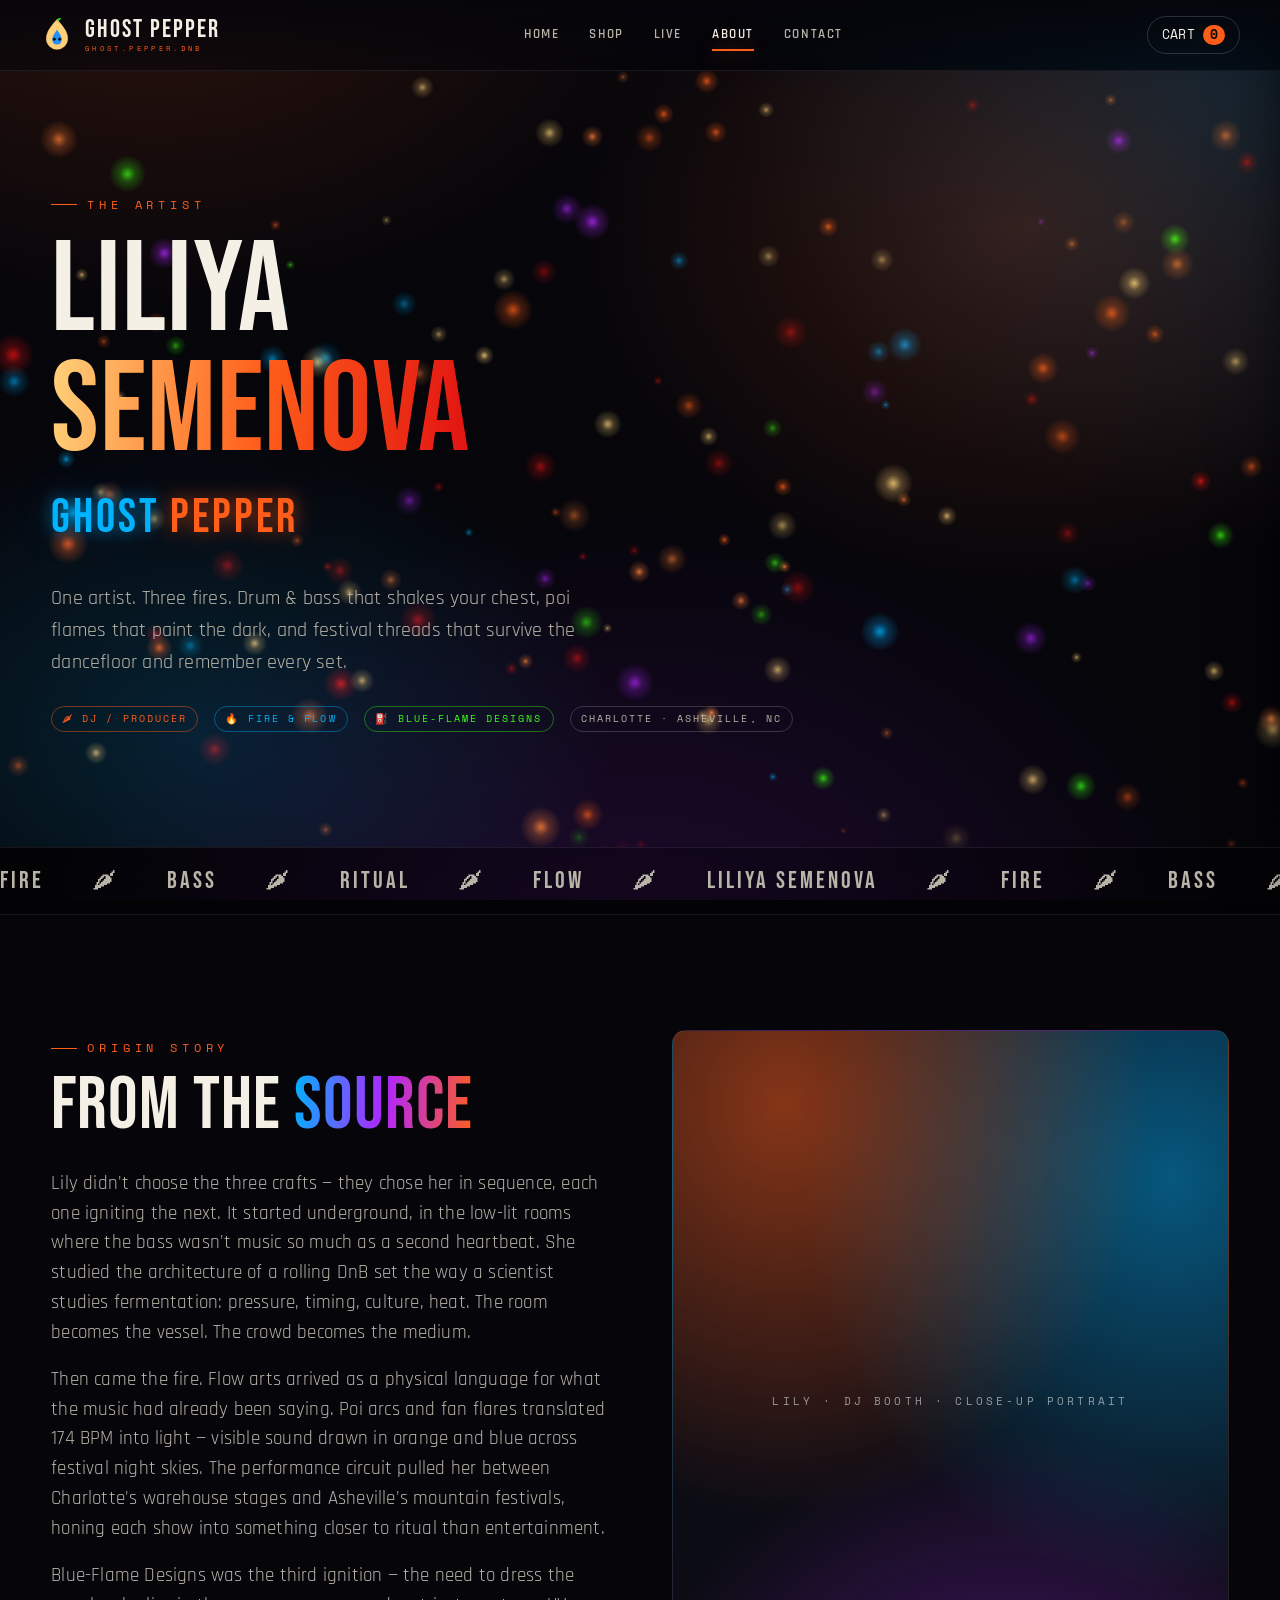
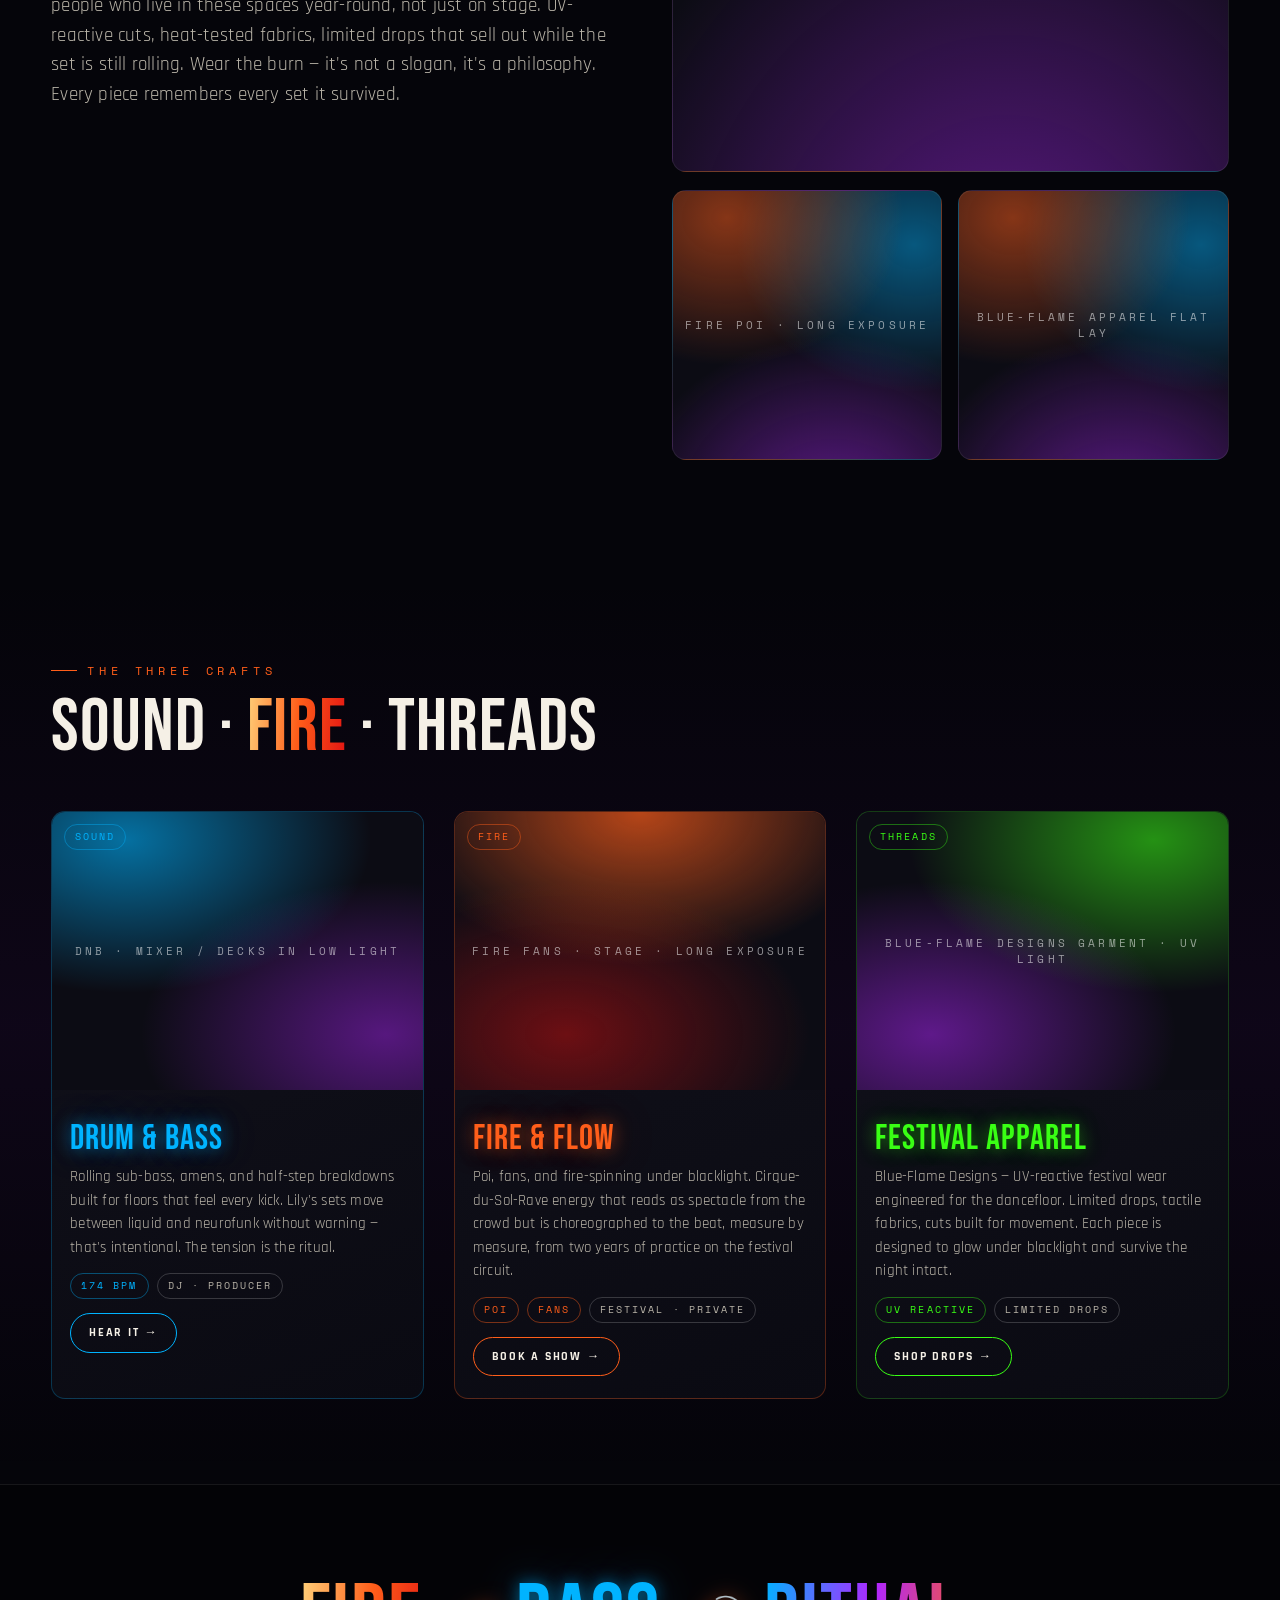
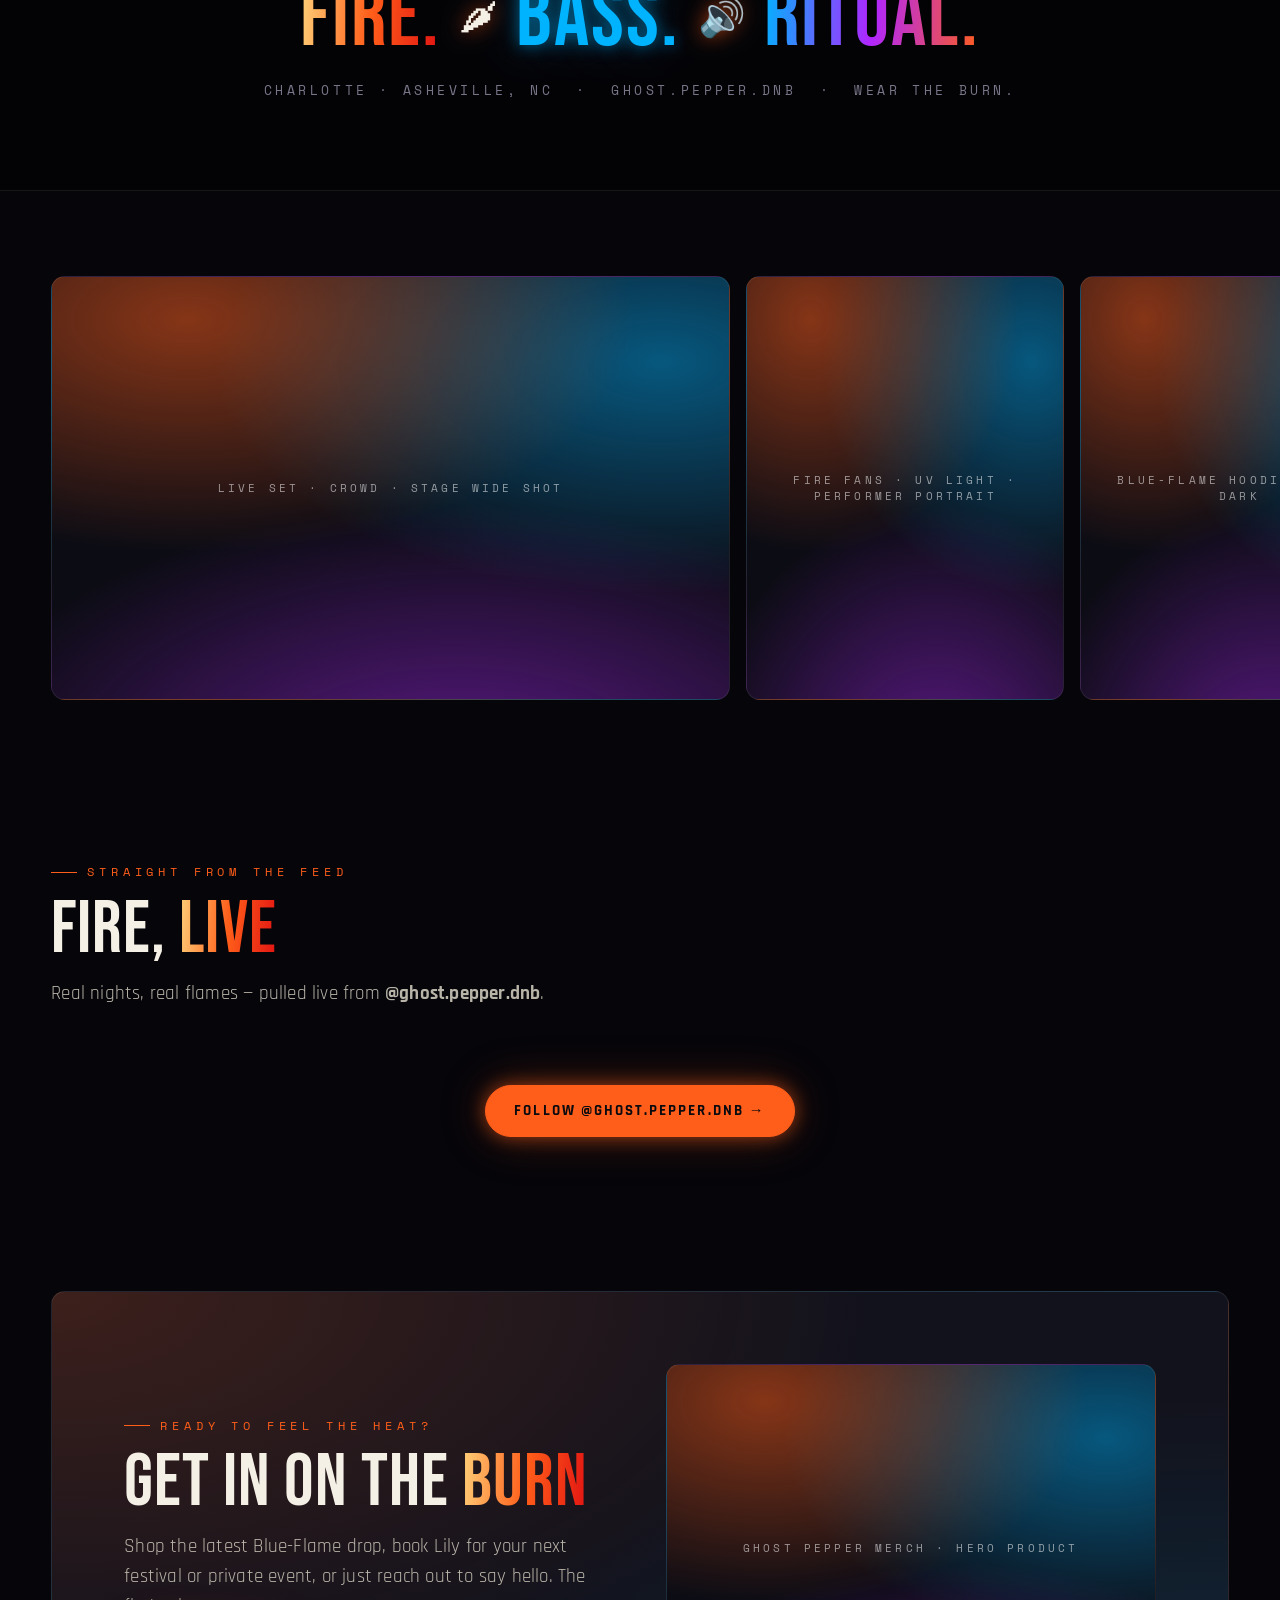
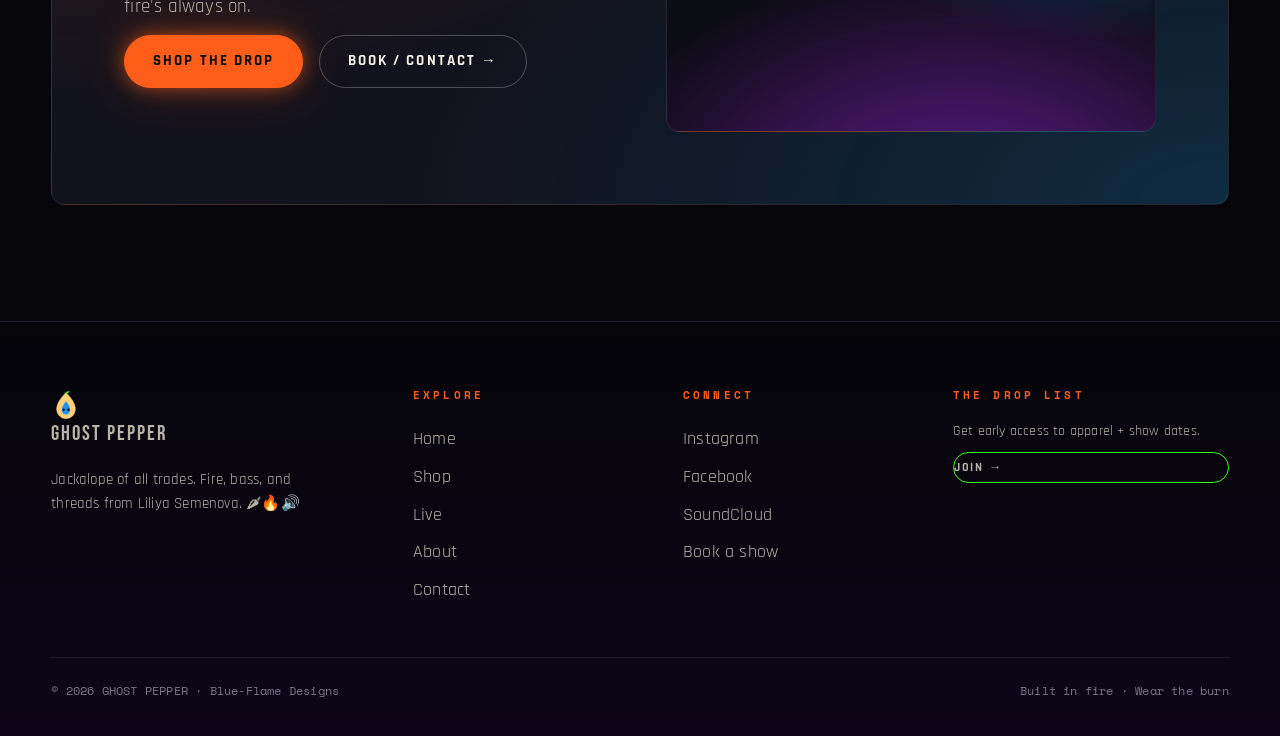
<file: about.html>
<!DOCTYPE html>
<html lang="en">
<head>
<meta charset="UTF-8">
<meta name="viewport" content="width=device-width, initial-scale=1">
<title>About · GHOST PEPPER</title>
<meta name="description" content="Liliya 'Lily' Semenova — drum & bass DJ/producer, fire & flow performer, and festival apparel designer behind GHOST PEPPER.">
<link rel="icon" href="assets/logo.svg" type="image/svg+xml">
<link rel="stylesheet" href="css/styles.css">
<meta property="og:title" content="About · GHOST PEPPER — Liliya Semenova">
<meta property="og:description" content="Fire. Bass. Ritual. The artist behind GHOST PEPPER — DJ, fire spinner, and maker of Blue-Flame Designs apparel.">
<meta property="og:type" content="website">
<meta property="og:url" content="https://guyrstewart-sudo.github.io/ghost-pepper-dnb/about.html">
<meta property="og:image" content="https://guyrstewart-sudo.github.io/ghost-pepper-dnb/assets/og-image.jpg">
<meta property="og:image:width" content="1200">
<meta property="og:image:height" content="630">
<meta name="twitter:card" content="summary_large_image">
<meta name="twitter:image" content="https://guyrstewart-sudo.github.io/ghost-pepper-dnb/assets/og-image.jpg">
</head>
<body>

<!-- ============ NAV (canonical) ============ -->
<header class="nav">
  <div class="nav__inner">
    <a class="nav__logo" href="index.html" aria-label="Ghost Pepper home">
      <img src="assets/logo.svg" alt="" width="34" height="34" class="anim-glow">
      <span class="nav__wordmark">GHOST PEPPER<small>GHOST.PEPPER.DNB</small></span>
    </a>
    <nav class="nav__links" aria-label="Primary">
      <a href="index.html">Home</a>
      <a href="shop.html">Shop</a>
      <a href="stream.html">Live</a>
      <a href="about.html" class="active">About</a>
      <a href="contact.html">Contact</a>
    </nav>
    <div class="flex items-center gap">
      <a href="shop.html" class="nav__cart" data-cart-open aria-label="Cart">
        <span>CART</span><span class="nav__cart-count" data-cart-count>0</span>
      </a>
      <button class="nav__burger" aria-label="Menu" aria-expanded="false">☰</button>
    </div>
  </div>
</header>

<!-- ============ CART DRAWER ============ -->
<div class="cart-drawer" data-cart-drawer>
  <div class="cart-drawer__head">
    <h3>YOUR <span class="t-fire">CART</span></h3>
    <button class="cart-drawer__close" data-cart-close aria-label="Close cart">✕</button>
  </div>
  <div class="cart-drawer__body" data-cart-items></div>
  <div class="cart-drawer__foot">
    <div class="cart-total" data-cart-total-row>
      <span style="font-family:var(--mono);font-size:.8rem;letter-spacing:.12em;text-transform:uppercase;color:var(--muted);">Total</span>
      <b data-cart-total>$0.00</b>
    </div>
    <button class="btn btn--fill" style="width:100%;" data-checkout>Checkout</button>
  </div>
</div>
<div class="overlay" data-cart-close></div>

<!-- ============ HERO ============ -->
<section class="hero-about section" data-fire="hot" style="min-height:72vh; display:flex; align-items:center; overflow:hidden; position:relative;">
  <div class="about-hero__bg" aria-hidden="true"></div>
  <div class="wrap" style="position:relative; z-index:2;">
    <p class="eyebrow reveal">The Artist</p>
    <h1 class="reveal" style="margin-top:18px;">
      LILIYA<br><span class="t-fire">SEMENOVA</span>
    </h1>
    <p class="reveal" style="font-family:var(--display); font-size:clamp(1.6rem,4vw,3rem); color:var(--blue-flame); text-shadow:var(--glow-blue); margin-top:8px; letter-spacing:3px;">
      GHOST <span style="color:var(--ember); text-shadow:var(--glow-ember);">PEPPER</span>
    </p>
    <p class="lede reveal mt-m" style="font-size:clamp(1.1rem,1.6vw,1.4rem); max-width:54ch;">
      One artist. Three fires. Drum &amp; bass that shakes your chest, poi flames
      that paint the dark, and festival threads that survive the dancefloor and
      remember every set.
    </p>
    <div class="flex gap wrapf mt-m reveal">
      <span class="tag tag--fire">🌶 DJ / Producer</span>
      <span class="tag tag--blue">🔥 Fire &amp; Flow</span>
      <span class="tag tag--uv">⛽ Blue-Flame Designs</span>
      <span class="tag">Charlotte · Asheville, NC</span>
    </div>
  </div>
</section>

<!-- ============ MARQUEE ============ -->
<div class="marquee" aria-hidden="true">
  <div class="marquee__track">
    <span>FIRE</span><span>BASS</span><span>RITUAL</span><span>FLOW</span><span>LILIYA SEMENOVA</span>
    <span>FIRE</span><span>BASS</span><span>RITUAL</span><span>FLOW</span><span>LILIYA SEMENOVA</span>
  </div>
</div>

<!-- ============ STORY ============ -->
<section class="section">
  <div class="wrap">
    <div class="grid grid--2" style="align-items:start; gap:clamp(32px,5vw,80px);">

      <!-- Text -->
      <div class="stack">
        <p class="eyebrow reveal">Origin Story</p>
        <h2 class="reveal mt-s">FROM THE <span class="t-plasma">SOURCE</span></h2>

        <p class="lede reveal" style="margin-top:28px;">
          Lily didn't choose the three crafts — they chose her in sequence, each one
          igniting the next. It started underground, in the low-lit rooms where the
          bass wasn't music so much as a second heartbeat. She studied the architecture
          of a rolling DnB set the way a scientist studies fermentation: pressure,
          timing, culture, heat. The room becomes the vessel. The crowd becomes the
          medium.
        </p>

        <p class="lede reveal">
          Then came the fire. Flow arts arrived as a physical language for what the
          music had already been saying. Poi arcs and fan flares translated 174 BPM
          into light — visible sound drawn in orange and blue across festival night
          skies. The performance circuit pulled her between Charlotte's warehouse
          stages and Asheville's mountain festivals, honing each show into
          something closer to ritual than entertainment.
        </p>

        <p class="lede reveal">
          Blue-Flame Designs was the third ignition — the need to dress the people
          who live in these spaces year-round, not just on stage. UV-reactive cuts,
          heat-tested fabrics, limited drops that sell out while the set is still
          rolling. Wear the burn — it's not a slogan, it's a philosophy. Every piece
          remembers every set it survived.
        </p>
      </div>

      <!-- Photo placeholder column -->
      <div class="stack" style="gap:20px;">
        <div class="ph reveal" data-label="Lily · DJ booth · close-up portrait"
          style="aspect-ratio:3/4; border-radius:var(--radius); border:var(--ring);">
        </div>
        <div class="grid grid--2" style="gap:16px;">
          <div class="ph reveal" data-label="Fire poi · long exposure"
            style="aspect-ratio:1/1; border-radius:var(--radius); border:var(--ring);">
          </div>
          <div class="ph reveal" data-label="Blue-Flame apparel flat lay"
            style="aspect-ratio:1/1; border-radius:var(--radius); border:var(--ring);">
          </div>
        </div>
      </div>

    </div>
  </div>
</section>

<!-- ============ THREE CRAFTS ============ -->
<section class="section section--tight" style="background: linear-gradient(180deg, transparent, rgba(176,38,255,.06), transparent);">
  <div class="wrap">
    <p class="eyebrow reveal mx-auto" style="display:inline-flex;">The Three Crafts</p>
    <h2 class="reveal mt-s">SOUND · <span class="t-fire">FIRE</span> · THREADS</h2>

    <div class="grid grid--3 mt-l">

      <!-- Card 1: DnB -->
      <article class="card reveal" style="border-color:rgba(0,179,255,.25);">
        <div class="card__media" style="aspect-ratio:4/3;">
          <div class="ph" data-label="DnB · mixer / decks in low light" style="background:
            radial-gradient(120% 100% at 20% 10%, rgba(0,179,255,.6), transparent 55%),
            radial-gradient(120% 100% at 90% 80%, rgba(176,38,255,.45), transparent 55%),
            #0c0c14;">
          </div>
          <span class="tag tag--blue" style="position:absolute;top:12px;left:12px;">SOUND</span>
        </div>
        <div class="card__body">
          <h3 class="mt-s" style="color:var(--blue-flame); text-shadow:var(--glow-blue);">Drum &amp; Bass</h3>
          <p class="lede" style="font-size:.95rem; margin-top:10px;">
            Rolling sub-bass, amens, and half-step breakdowns built for floors that feel
            every kick. Lily's sets move between liquid and neurofunk without warning —
            that's intentional. The tension is the ritual.
          </p>
          <div class="flex gap wrapf mt-s" style="gap:8px;">
            <span class="tag tag--blue">174 BPM</span>
            <span class="tag">DJ · Producer</span>
          </div>
          <a href="stream.html" class="btn btn--blue btn--sm mt-s">Hear it →</a>
        </div>
      </article>

      <!-- Card 2: Fire & Flow -->
      <article class="card reveal" style="border-color:rgba(255,94,26,.3);">
        <div class="card__media" style="aspect-ratio:4/3;">
          <div class="ph" data-label="Fire fans · stage · long exposure" style="background:
            radial-gradient(120% 100% at 50% 0%, rgba(255,94,26,.7), transparent 55%),
            radial-gradient(120% 100% at 30% 80%, rgba(225,18,18,.45), transparent 55%),
            #0c0c14;">
          </div>
          <span class="tag tag--fire" style="position:absolute;top:12px;left:12px;">FIRE</span>
        </div>
        <div class="card__body">
          <h3 class="mt-s" style="color:var(--ember); text-shadow:var(--glow-ember);">Fire &amp; Flow</h3>
          <p class="lede" style="font-size:.95rem; margin-top:10px;">
            Poi, fans, and fire-spinning under blacklight. Cirque-du-Sol-Rave energy that
            reads as spectacle from the crowd but is choreographed to the beat, measure by
            measure, from two years of practice on the festival circuit.
          </p>
          <div class="flex gap wrapf mt-s" style="gap:8px;">
            <span class="tag tag--fire">Poi</span>
            <span class="tag tag--fire">Fans</span>
            <span class="tag">Festival · Private</span>
          </div>
          <a href="contact.html" class="btn btn--sm mt-s">Book a show →</a>
        </div>
      </article>

      <!-- Card 3: Apparel -->
      <article class="card reveal" style="border-color:rgba(57,255,20,.2);">
        <div class="card__media" style="aspect-ratio:4/3;">
          <div class="ph" data-label="Blue-Flame Designs garment · UV light" style="background:
            radial-gradient(120% 100% at 80% 10%, rgba(57,255,20,.55), transparent 55%),
            radial-gradient(120% 100% at 20% 80%, rgba(176,38,255,.5), transparent 55%),
            #0c0c14;">
          </div>
          <span class="tag tag--uv" style="position:absolute;top:12px;left:12px;">THREADS</span>
        </div>
        <div class="card__body">
          <h3 class="mt-s" style="color:var(--uv-green); text-shadow:var(--glow-uv);">Festival Apparel</h3>
          <p class="lede" style="font-size:.95rem; margin-top:10px;">
            Blue-Flame Designs — UV-reactive festival wear engineered for the dancefloor.
            Limited drops, tactile fabrics, cuts built for movement. Each piece is designed
            to glow under blacklight and survive the night intact.
          </p>
          <div class="flex gap wrapf mt-s" style="gap:8px;">
            <span class="tag tag--uv">UV Reactive</span>
            <span class="tag">Limited Drops</span>
          </div>
          <a href="shop.html" class="btn btn--uv btn--sm mt-s">Shop drops →</a>
        </div>
      </article>

    </div>
  </div>
</section>

<!-- ============ MANIFESTO STRIP ============ -->
<div class="manifesto-strip" aria-label="Ghost Pepper manifesto">
  <div class="wrap">
    <div class="manifesto-inner reveal">
      <span class="manifesto-word t-fire">FIRE.</span>
      <span class="manifesto-sep" aria-hidden="true">🌶</span>
      <span class="manifesto-word t-blue">BASS.</span>
      <span class="manifesto-sep" aria-hidden="true">🔊</span>
      <span class="manifesto-word t-plasma">RITUAL.</span>
    </div>
    <p class="reveal center" style="font-family:var(--mono); font-size:.8rem; letter-spacing:.28em; color:var(--muted); margin-top:18px; text-transform:uppercase;">
      Charlotte · Asheville, NC &nbsp;·&nbsp; ghost.pepper.dnb &nbsp;·&nbsp; Wear the burn.
    </p>
  </div>
</div>

<!-- ============ PHOTO ROW ============ -->
<section class="section section--tight">
  <div class="wrap">
    <div class="grid" style="grid-template-columns: 1.6fr 1fr 1fr; gap:16px; align-items:stretch;">
      <div class="ph reveal" data-label="Live set · crowd · stage wide shot"
        style="aspect-ratio:16/10; border-radius:var(--radius); border:var(--ring);">
      </div>
      <div class="ph reveal" data-label="Fire fans · UV light · performer portrait"
        style="aspect-ratio:3/4; border-radius:var(--radius); border:var(--ring);">
      </div>
      <div class="ph reveal" data-label="Blue-Flame hoodie · neon dark"
        style="aspect-ratio:3/4; border-radius:var(--radius); border:var(--ring);">
      </div>
    </div>
  </div>
</section>

<!-- ============ LOOKBOOK / INSTAGRAM ============ -->
<section class="section section--tight" id="lookbook">
  <div class="wrap">
    <p class="eyebrow reveal">Straight from the Feed</p>
    <h2 class="reveal mt-s">FIRE, <span class="t-fire">LIVE</span></h2>
    <p class="lede reveal mt-s" style="max-width:50ch;">Real nights, real flames — pulled live from <strong>@ghost.pepper.dnb</strong>.</p>
    <div class="lookbook-grid mt-l">
      <blockquote class="instagram-media" data-instgrm-permalink="https://www.instagram.com/reel/DZsdMH0p8Mp/" data-instgrm-version="14"></blockquote>
      <blockquote class="instagram-media" data-instgrm-permalink="https://www.instagram.com/p/DZNQ5u5gpCI/" data-instgrm-version="14"></blockquote>
      <blockquote class="instagram-media" data-instgrm-permalink="https://www.instagram.com/p/DYhrNiggA6q/" data-instgrm-version="14"></blockquote>
    </div>
    <div class="center mt-m">
      <a href="https://www.instagram.com/ghost.pepper.dnb/" target="_blank" rel="noopener" class="btn btn--fill reveal">Follow @ghost.pepper.dnb →</a>
    </div>
  </div>
</section>

<!-- ============ CTA BAND ============ -->
<section class="section section--tight">
  <div class="wrap">
    <div class="card reveal" style="padding:clamp(32px,6vw,72px);
      background:
        radial-gradient(140% 160% at 0% 0%, rgba(255,94,26,.18), transparent 50%),
        radial-gradient(140% 160% at 100% 100%, rgba(0,179,255,.16), transparent 50%),
        var(--char);">
      <div class="grid grid--2" style="align-items:center; gap:clamp(28px,4vw,60px);">
        <div class="stack">
          <p class="eyebrow">Ready to feel the heat?</p>
          <h2 class="mt-s">GET IN ON THE <span class="t-fire">BURN</span></h2>
          <p class="lede" style="max-width:48ch; margin-top:14px;">
            Shop the latest Blue-Flame drop, book Lily for your next festival or private
            event, or just reach out to say hello. The fire's always on.
          </p>
          <div class="flex gap wrapf mt-s">
            <a href="shop.html" class="btn btn--fill">Shop the Drop</a>
            <a href="contact.html" class="btn btn--ghost">Book / Contact →</a>
          </div>
        </div>
        <div style="display:flex; flex-direction:column; gap:14px;">
          <div class="ph anim-float" data-label="Ghost Pepper merch · hero product"
            style="aspect-ratio:4/3; border-radius:var(--radius); border:var(--ring);">
          </div>
        </div>
      </div>
    </div>
  </div>
</section>

<!-- ============ FOOTER (canonical) ============ -->
<footer class="foot">
  <div class="wrap">
    <div class="foot__grid">
      <div>
        <a class="nav__logo" href="index.html" style="margin-bottom:14px;">
          <img src="assets/logo.svg" alt="" width="30" height="30">
          <span class="nav__wordmark" style="font-size:1.3rem;">GHOST PEPPER</span>
        </a>
        <p class="lede" style="font-size:.95rem; max-width:32ch;">Jackalope of all trades. Fire, bass, and threads from Liliya Semenova. 🌶🔥🔊</p>
      </div>
      <div>
        <h4>Explore</h4>
        <a href="index.html">Home</a><a href="shop.html">Shop</a><a href="stream.html">Live</a><a href="about.html">About</a><a href="contact.html">Contact</a>
      </div>
      <div>
        <h4>Connect</h4>
        <a href="https://www.instagram.com/ghost.pepper.dnb/" target="_blank" rel="noopener">Instagram</a>
        <a href="https://www.facebook.com/smnvlily" target="_blank" rel="noopener">Facebook</a>
        <a href="https://soundcloud.com/rzkpikachu" target="_blank" rel="noopener">SoundCloud</a>
        <a href="contact.html">Book a show</a>
      </div>
      <div>
        <h4>The Drop List</h4>
        <p class="lede" style="font-size:.9rem;">Get early access to apparel + show dates.</p>
        <a href="#" class="btn btn--uv btn--sm" style="margin-top:10px;">Join →</a>
      </div>
    </div>
    <div class="foot__bottom">
      <span>© <span data-year>2026</span> GHOST PEPPER · Blue-Flame Designs</span>
      <span>Built in fire · Wear the burn</span>
    </div>
  </div>
</footer>

<script src="js/cart.js"></script>
<script src="js/main.js"></script>
<script src="js/fire-bg.js"></script>
<script async src="https://www.instagram.com/embed.js"></script>

<style>
/* ---- About hero atmosphere ---- */
.about-hero__bg{ position:absolute; inset:0; z-index:0; pointer-events:none;
  background:
    radial-gradient(60% 80% at 80% 20%, rgba(255,94,26,.18), transparent 60%),
    radial-gradient(55% 65% at 15% 85%, rgba(0,179,255,.16), transparent 60%);
  animation: hueShift 26s linear infinite; mix-blend-mode:screen; }

/* ---- Manifesto strip ---- */
.manifesto-strip{ border-block:var(--ring); background:rgba(0,0,0,.35);
  padding:clamp(40px,7vw,90px) 0; text-align:center; margin:8px 0; }
.manifesto-inner{ display:flex; flex-wrap:wrap; gap:18px; align-items:center; justify-content:center; }
.manifesto-word{ font-family:var(--display); font-size:clamp(2.4rem,7vw,5.5rem); letter-spacing:2px; line-height:1; }
.manifesto-sep{ font-size:clamp(1.4rem,3vw,2.4rem); filter:drop-shadow(0 0 10px rgba(255,94,26,.6)); }

/* ---- Lookbook (instagram embeds) ---- */
.lookbook-grid{ display:grid; grid-template-columns: repeat(auto-fill, minmax(290px,1fr)); gap:20px; align-items:start; }
.lookbook-grid .instagram-media{ margin:0!important; min-width:0!important; width:100%!important;
  border-radius:var(--radius)!important; box-shadow:0 14px 40px -20px rgba(0,0,0,.8); }
@media (max-width:620px){ .lookbook-grid{ grid-template-columns:1fr; } }
</style>
</body>
</html>
</file>
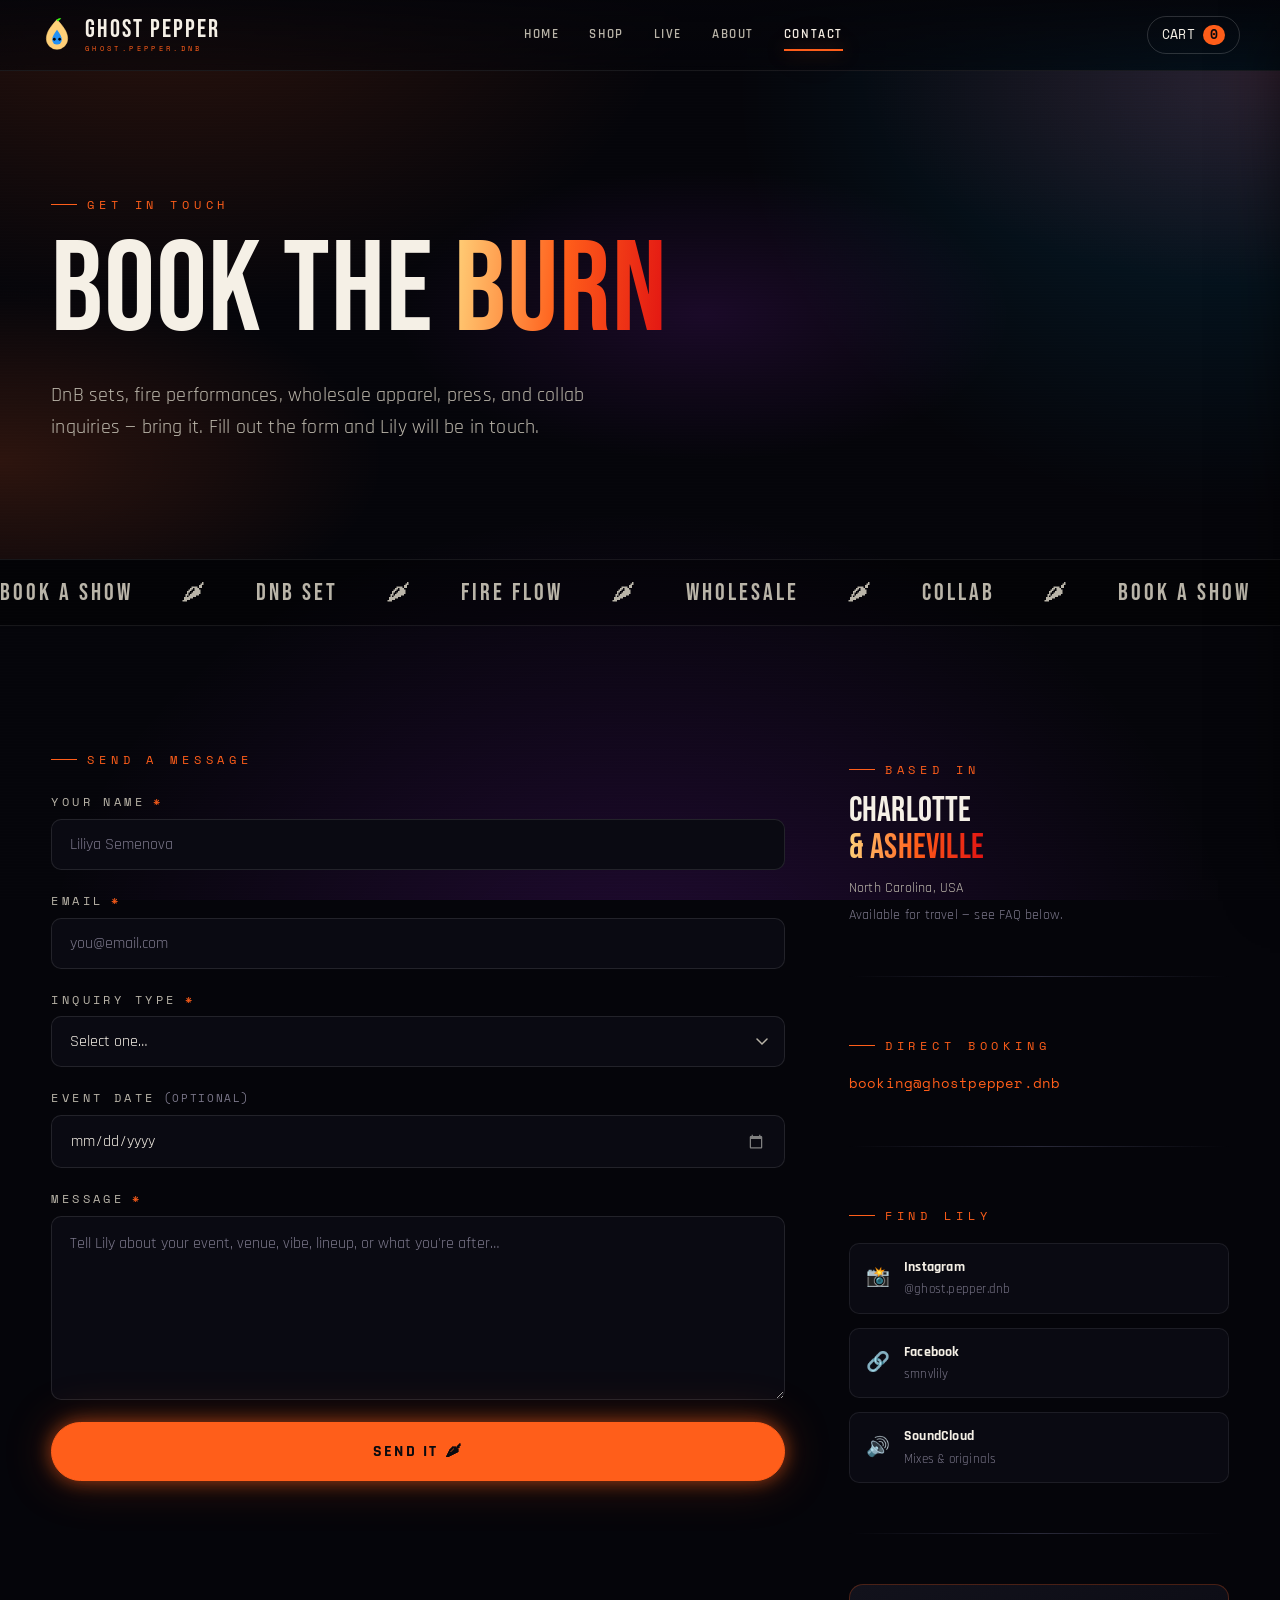
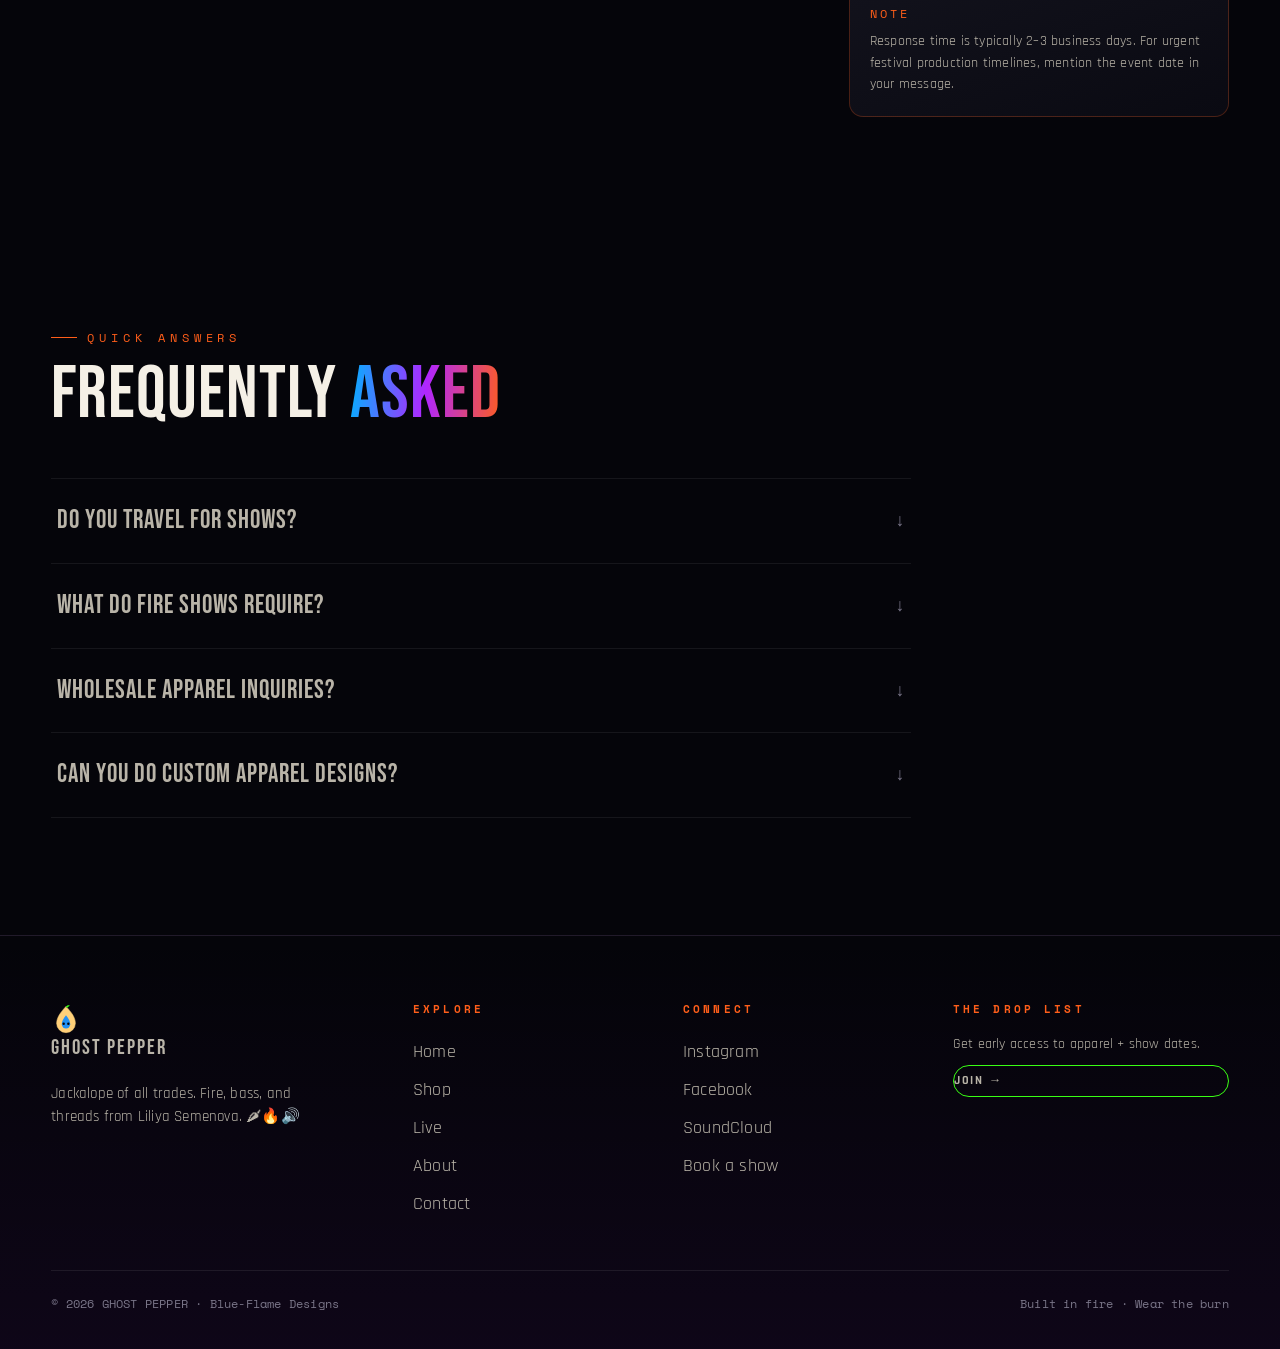
<file: contact.html>
<!DOCTYPE html>
<html lang="en">
<head>
<meta charset="UTF-8">
<meta name="viewport" content="width=device-width, initial-scale=1">
<title>Contact · GHOST PEPPER</title>
<meta name="description" content="Book Lily for DnB sets, fire shows, or wholesale apparel inquiries. Ghost Pepper — Charlotte / Asheville, NC.">
<link rel="icon" href="assets/logo.svg" type="image/svg+xml">
<link rel="stylesheet" href="css/styles.css">
<meta property="og:title" content="Contact · GHOST PEPPER">
<meta property="og:description" content="Book the burn. DJ sets, fire shows, apparel wholesale — reach out to Liliya Semenova.">
<meta property="og:type" content="website">
<meta property="og:url" content="https://guyrstewart-sudo.github.io/ghost-pepper-dnb/contact.html">
<meta property="og:image" content="https://guyrstewart-sudo.github.io/ghost-pepper-dnb/assets/og-image.jpg">
<meta property="og:image:width" content="1200">
<meta property="og:image:height" content="630">
<meta name="twitter:card" content="summary_large_image">
<meta name="twitter:image" content="https://guyrstewart-sudo.github.io/ghost-pepper-dnb/assets/og-image.jpg">
</head>
<body>

<!-- ============ NAV (canonical) ============ -->
<header class="nav">
  <div class="nav__inner">
    <a class="nav__logo" href="index.html" aria-label="Ghost Pepper home">
      <img src="assets/logo.svg" alt="" width="34" height="34" class="anim-glow">
      <span class="nav__wordmark">GHOST PEPPER<small>GHOST.PEPPER.DNB</small></span>
    </a>
    <nav class="nav__links" aria-label="Primary">
      <a href="index.html">Home</a>
      <a href="shop.html">Shop</a>
      <a href="stream.html">Live</a>
      <a href="about.html">About</a>
      <a href="contact.html" class="active">Contact</a>
    </nav>
    <div class="flex items-center gap">
      <a href="shop.html" class="nav__cart" data-cart-open aria-label="Cart">
        <span>CART</span><span class="nav__cart-count" data-cart-count>0</span>
      </a>
      <button class="nav__burger" aria-label="Menu" aria-expanded="false">☰</button>
    </div>
  </div>
</header>

<!-- ============ CART DRAWER ============ -->
<div class="cart-drawer" data-cart-drawer>
  <div class="cart-drawer__head">
    <h3>YOUR <span class="t-fire">CART</span></h3>
    <button class="cart-drawer__close" data-cart-close aria-label="Close cart">✕</button>
  </div>
  <div class="cart-drawer__body" data-cart-items></div>
  <div class="cart-drawer__foot">
    <div class="cart-total" data-cart-total-row>
      <span style="font-family:var(--mono);font-size:.8rem;letter-spacing:.12em;text-transform:uppercase;color:var(--muted);">Total</span>
      <b data-cart-total>$0.00</b>
    </div>
    <button class="btn btn--fill" style="width:100%;" data-checkout>Checkout</button>
  </div>
</div>
<div class="overlay" data-cart-close></div>

<!-- ============ HERO ============ -->
<section class="section" style="min-height:52vh; display:flex; align-items:center; overflow:hidden; position:relative;">
  <div class="contact-hero__bg" aria-hidden="true"></div>
  <div class="wrap" style="position:relative; z-index:2;">
    <p class="eyebrow reveal">Get in touch</p>
    <h1 class="reveal" style="margin-top:18px;">
      BOOK THE <span class="t-fire">BURN</span>
    </h1>
    <p class="lede reveal mt-m" style="font-size:clamp(1.1rem,1.6vw,1.4rem); max-width:54ch;">
      DnB sets, fire performances, wholesale apparel, press, and collab inquiries —
      bring it. Fill out the form and Lily will be in touch.
    </p>
  </div>
</section>

<!-- ============ MARQUEE ============ -->
<div class="marquee" aria-hidden="true">
  <div class="marquee__track">
    <span>BOOK A SHOW</span><span>DnB SET</span><span>FIRE FLOW</span><span>WHOLESALE</span><span>COLLAB</span>
    <span>BOOK A SHOW</span><span>DnB SET</span><span>FIRE FLOW</span><span>WHOLESALE</span><span>COLLAB</span>
  </div>
</div>

<!-- ============ CONTACT MAIN ============ -->
<section class="section">
  <div class="wrap">
    <div class="contact-layout">

      <!-- ---- FORM COLUMN ---- -->
      <div class="contact-form-col reveal">
        <p class="eyebrow" style="margin-bottom:24px;">Send a message</p>

        <!--
          DEMO FORM — front-end only (no data is sent).
          To wire this to a real backend, choose one of:

          OPTION A — Formspree (easiest, free tier available):
            1. Sign up at https://formspree.io
            2. Create a form and copy your endpoint, e.g. https://formspree.io/f/xabcdefg
            3. Set the <form> action to that URL and method="POST"
            4. Remove the onsubmit handler below and let Formspree handle the redirect/AJAX.

          OPTION B — mailto fallback (no signup needed, opens email client):
            Change: <form ... onsubmit="...">
            To:     <form method="POST" enctype="text/plain" action="mailto:booking@ghostpepper.dnb">
            Note: mailto forms send plain text; no spam filtering or storage.

          OPTION C — Netlify Forms (if hosting on Netlify):
            Add   netlify   attribute to <form> and set name="contact"
            Netlify auto-detects and handles submissions with no backend code.
        -->
        <form id="contact-form" class="contact-form"
          onsubmit="gpFormSubmit(event)" novalidate>

          <div class="form-row">
            <label class="form-label" for="cf-name">Your Name <span class="form-req">*</span></label>
            <input class="form-input" type="text" id="cf-name" name="name"
              required autocomplete="name" placeholder="Liliya Semenova">
          </div>

          <div class="form-row">
            <label class="form-label" for="cf-email">Email <span class="form-req">*</span></label>
            <input class="form-input" type="email" id="cf-email" name="email"
              required autocomplete="email" placeholder="you@email.com">
          </div>

          <div class="form-row">
            <label class="form-label" for="cf-type">Inquiry Type <span class="form-req">*</span></label>
            <select class="form-input form-select" id="cf-type" name="inquiry_type" required>
              <option value="" disabled selected>Select one…</option>
              <option value="booking-fire">Booking — Fire Show</option>
              <option value="booking-dj">Booking — DJ Set</option>
              <option value="wholesale">Wholesale / Apparel</option>
              <option value="press">Press</option>
              <option value="other">Other</option>
            </select>
          </div>

          <div class="form-row">
            <label class="form-label" for="cf-date">
              Event Date
              <span class="form-optional">(optional)</span>
            </label>
            <input class="form-input" type="date" id="cf-date" name="event_date">
          </div>

          <div class="form-row">
            <label class="form-label" for="cf-message">Message <span class="form-req">*</span></label>
            <textarea class="form-input form-textarea" id="cf-message" name="message"
              required rows="6"
              placeholder="Tell Lily about your event, venue, vibe, lineup, or what you're after…"></textarea>
          </div>

          <button type="submit" class="btn btn--fill btn--lg" style="width:100%; justify-content:center;">
            Send It 🌶
          </button>

          <!-- Success message -->
          <div class="form-success" id="form-success" aria-live="polite">
            <span class="form-success__icon">🔥</span>
            <div>
              <strong>Message received.</strong><br>
              <span style="color:var(--bone-dim); font-size:.95rem;">
                Lily's inbox is officially on fire. Expect a reply within 2–3 days.
              </span>
            </div>
          </div>

        </form>
      </div><!-- /form col -->

      <!-- ---- SIDEBAR ---- -->
      <aside class="contact-sidebar">

        <!-- Location -->
        <div class="sidebar-block reveal">
          <p class="eyebrow" style="margin-bottom:14px;">Based in</p>
          <p style="font-family:var(--display); font-size:clamp(1.5rem,3vw,2.2rem); line-height:1.05; color:var(--bone);">
            Charlotte<br><span class="t-fire">&amp; Asheville</span>
          </p>
          <p class="lede" style="font-size:.9rem; margin-top:10px;">North Carolina, USA</p>
          <p class="lede" style="font-size:.85rem; margin-top:6px; color:var(--muted);">
            Available for travel — see FAQ below.
          </p>
        </div>

        <div class="divider"></div>

        <!-- Booking email -->
        <div class="sidebar-block reveal">
          <p class="eyebrow" style="margin-bottom:14px;">Direct Booking</p>
          <a href="mailto:booking@ghostpepper.dnb"
            class="sidebar-email"
            style="font-family:var(--mono); font-size:.88rem; color:var(--ember); word-break:break-all;">
            booking@ghostpepper.dnb
          </a>
        </div>

        <div class="divider"></div>

        <!-- Socials -->
        <div class="sidebar-block reveal">
          <p class="eyebrow" style="margin-bottom:14px;">Find Lily</p>
          <div class="sidebar-socials">
            <a href="https://www.instagram.com/ghost.pepper.dnb/"
               target="_blank" rel="noopener"
               class="sidebar-social-link">
              <span class="social-icon">📸</span>
              <span>
                <strong>Instagram</strong><br>
                <span style="color:var(--muted); font-size:.82rem;">@ghost.pepper.dnb</span>
              </span>
            </a>
            <a href="https://www.facebook.com/smnvlily"
               target="_blank" rel="noopener"
               class="sidebar-social-link">
              <span class="social-icon">🔗</span>
              <span>
                <strong>Facebook</strong><br>
                <span style="color:var(--muted); font-size:.82rem;">smnvlily</span>
              </span>
            </a>
            <a href="https://soundcloud.com/rzkpikachu"
               target="_blank" rel="noopener"
               class="sidebar-social-link">
              <span class="social-icon">🔊</span>
              <span>
                <strong>SoundCloud</strong><br>
                <span style="color:var(--muted); font-size:.82rem;">Mixes &amp; originals</span>
              </span>
            </a>
          </div>
        </div>

        <div class="divider"></div>

        <!-- Quick note -->
        <div class="sidebar-block reveal">
          <div class="card" style="padding:20px; border-color:rgba(255,94,26,.25);">
            <p style="font-family:var(--mono); font-size:.72rem; letter-spacing:.28em; text-transform:uppercase; color:var(--ember); margin-bottom:8px;">Note</p>
            <p class="lede" style="font-size:.88rem;">
              Response time is typically 2–3 business days. For urgent festival
              production timelines, mention the event date in your message.
            </p>
          </div>
        </div>

      </aside><!-- /sidebar -->

    </div><!-- /contact-layout -->
  </div>
</section>

<!-- ============ FAQ ============ -->
<section class="section section--tight">
  <div class="wrap">
    <p class="eyebrow reveal">Quick Answers</p>
    <h2 class="reveal mt-s">FREQUENTLY <span class="t-plasma">ASKED</span></h2>

    <div class="faq-list mt-l">

      <details class="faq-item reveal">
        <summary class="faq-q">
          <span>Do you travel for shows?</span>
          <span class="faq-arrow" aria-hidden="true">↓</span>
        </summary>
        <div class="faq-a">
          <p>Yes — Lily is available to travel nationally and internationally for festivals,
          club events, and private performances. Travel logistics (flights, accommodation,
          rider) are factored into the booking rate. Home markets are Charlotte and Asheville,
          NC, where travel costs are minimal. Reach out early for touring season bookings —
          the calendar fills fast.</p>
        </div>
      </details>

      <details class="faq-item reveal">
        <summary class="faq-q">
          <span>What do fire shows require?</span>
          <span class="faq-arrow" aria-hidden="true">↓</span>
        </summary>
        <div class="faq-a">
          <p>Fire performances need an approved outdoor or ventilated indoor space, a
          designated fire safety area with a spotter, and a flame-retardant performance
          surface (or confirmed clearance from your venue). A water/damp-towel safety
          setup must be on-site. Lily carries her own equipment and insurance documentation.
          Full tech rider and requirements will be shared after initial contact.</p>
        </div>
      </details>

      <details class="faq-item reveal">
        <summary class="faq-q">
          <span>Wholesale apparel inquiries?</span>
          <span class="faq-arrow" aria-hidden="true">↓</span>
        </summary>
        <div class="faq-a">
          <p>Blue-Flame Designs is open to select wholesale partnerships with boutiques,
          festival merch vendors, and flow-arts retailers whose vibe aligns with the brand.
          Minimum order quantities, pricing tiers, and lead times vary by product line.
          Select "Wholesale / Apparel" from the inquiry type above and describe your shop
          or event — Lily will follow up with a wholesale deck.</p>
        </div>
      </details>

      <details class="faq-item reveal">
        <summary class="faq-q">
          <span>Can you do custom apparel designs?</span>
          <span class="faq-arrow" aria-hidden="true">↓</span>
        </summary>
        <div class="faq-a">
          <p>Custom commission work is available on a selective basis — festival capsule
          collections, event-specific merch, and collaborative design projects. Capacity
          is limited and priority goes to projects with aligned aesthetics (dark, UV, rave,
          circus, fire). Include a brief description of your vision, timeline, and
          approximate quantity needs in your message and Lily will let you know if it's
          a fit.</p>
        </div>
      </details>

    </div>
  </div>
</section>

<!-- ============ FOOTER (canonical) ============ -->
<footer class="foot">
  <div class="wrap">
    <div class="foot__grid">
      <div>
        <a class="nav__logo" href="index.html" style="margin-bottom:14px;">
          <img src="assets/logo.svg" alt="" width="30" height="30">
          <span class="nav__wordmark" style="font-size:1.3rem;">GHOST PEPPER</span>
        </a>
        <p class="lede" style="font-size:.95rem; max-width:32ch;">Jackalope of all trades. Fire, bass, and threads from Liliya Semenova. 🌶🔥🔊</p>
      </div>
      <div>
        <h4>Explore</h4>
        <a href="index.html">Home</a><a href="shop.html">Shop</a><a href="stream.html">Live</a><a href="about.html">About</a><a href="contact.html">Contact</a>
      </div>
      <div>
        <h4>Connect</h4>
        <a href="https://www.instagram.com/ghost.pepper.dnb/" target="_blank" rel="noopener">Instagram</a>
        <a href="https://www.facebook.com/smnvlily" target="_blank" rel="noopener">Facebook</a>
        <a href="https://soundcloud.com/rzkpikachu" target="_blank" rel="noopener">SoundCloud</a>
        <a href="contact.html">Book a show</a>
      </div>
      <div>
        <h4>The Drop List</h4>
        <p class="lede" style="font-size:.9rem;">Get early access to apparel + show dates.</p>
        <a href="#" class="btn btn--uv btn--sm" style="margin-top:10px;">Join →</a>
      </div>
    </div>
    <div class="foot__bottom">
      <span>© <span data-year>2026</span> GHOST PEPPER · Blue-Flame Designs</span>
      <span>Built in fire · Wear the burn</span>
    </div>
  </div>
</footer>

<script src="js/cart.js"></script>
<script src="js/main.js"></script>

<script>
  /* ---- Contact form submit handler ---- */
  function gpFormSubmit(e) {
    e.preventDefault();
    const form = e.target;
    // Validate
    if (!form.checkValidity()) { form.reportValidity(); return; }
    // Reset + show success
    form.reset();
    const ok = document.getElementById('form-success');
    ok.classList.add('show');
    ok.scrollIntoView({ behavior: 'smooth', block: 'nearest' });
    // Hide success after 8 s
    setTimeout(() => ok.classList.remove('show'), 8000);
  }
</script>

<style>
/* ---- Contact hero bg ---- */
.contact-hero__bg {
  position: absolute; inset: 0; z-index: 1; pointer-events: none;
  background:
    radial-gradient(60% 80% at 100% 0%, rgba(225,18,18,.18), transparent 55%),
    radial-gradient(50% 60% at 0% 80%, rgba(255,94,26,.16), transparent 60%),
    radial-gradient(40% 50% at 55% 50%, rgba(176,38,255,.12), transparent 60%);
  animation: hueShift 28s linear infinite; mix-blend-mode: screen;
}

/* ---- Two-column layout ---- */
.contact-layout {
  display: grid;
  grid-template-columns: 1fr 380px;
  gap: clamp(32px, 5vw, 80px);
  align-items: start;
}
@media (max-width: 900px) {
  .contact-layout { grid-template-columns: 1fr; }
  .contact-sidebar { display: contents; } /* flatten sidebar into flow on mobile */
}

/* ---- Form elements ---- */
.contact-form { display: flex; flex-direction: column; gap: 22px; }

.form-row { display: flex; flex-direction: column; gap: 8px; }

.form-label {
  font-family: var(--mono);
  font-size: .72rem;
  letter-spacing: .3em;
  text-transform: uppercase;
  color: var(--bone-dim);
  display: flex; gap: 8px; align-items: baseline;
}
.form-req { color: var(--ember); }
.form-optional { color: var(--muted); font-size: .68rem; letter-spacing: .15em; }

.form-input {
  background: var(--void-2);
  border: 1px solid rgba(255,255,255,.1);
  color: var(--bone);
  padding: 14px 18px;
  border-radius: 10px;
  font-family: var(--body);
  font-size: 1rem;
  width: 100%;
  transition: .2s ease;
  -webkit-appearance: none;
  appearance: none;
}
.form-input::placeholder { color: var(--muted); }
.form-input:focus {
  outline: none;
  border-color: var(--ember);
  box-shadow: 0 0 0 3px rgba(255,94,26,.18);
  background: rgba(10,10,18,.85);
}
.form-select {
  cursor: pointer;
  background-image: url("data:image/svg+xml,%3Csvg xmlns='http://www.w3.org/2000/svg' width='12' height='8' fill='none'%3E%3Cpath d='M1 1l5 5 5-5' stroke='%23b9b4a8' stroke-width='1.5' stroke-linecap='round'/%3E%3C/svg%3E");
  background-repeat: no-repeat;
  background-position: right 16px center;
  padding-right: 42px;
}
.form-select option { background: var(--char); color: var(--bone); }

.form-textarea { resize: vertical; min-height: 140px; line-height: 1.6; }

/* date input calendar icon color (WebKit) */
input[type="date"]::-webkit-calendar-picker-indicator { filter: invert(.5); cursor: pointer; }

/* ---- Form success ---- */
.form-success {
  display: flex; align-items: flex-start; gap: 14px;
  background: linear-gradient(135deg, rgba(57,255,20,.08), rgba(0,179,255,.08));
  border: 1px solid rgba(57,255,20,.3);
  border-radius: 12px;
  padding: 18px 20px;
  opacity: 0; transform: translateY(10px);
  transition: .4s ease;
  pointer-events: none;
}
.form-success.show { opacity: 1; transform: none; pointer-events: auto; }
.form-success__icon { font-size: 1.6rem; flex-shrink: 0; }

/* ---- Sidebar blocks ---- */
.contact-sidebar { display: flex; flex-direction: column; gap: 0; }
.sidebar-block { padding-block: 10px; }

.sidebar-email {
  display: inline-block;
  transition: .2s;
}
.sidebar-email:hover { color: var(--ember-hot); text-decoration: underline; text-underline-offset: 3px; }

/* ---- Social links ---- */
.sidebar-socials { display: flex; flex-direction: column; gap: 14px; margin-top: 4px; }
.sidebar-social-link {
  display: flex; align-items: center; gap: 14px;
  padding: 12px 16px;
  background: var(--void-2);
  border: var(--ring);
  border-radius: 10px;
  color: var(--bone);
  transition: .2s ease;
  font-size: .9rem;
}
.sidebar-social-link:hover {
  border-color: rgba(255,94,26,.4);
  box-shadow: 0 4px 20px -8px rgba(255,94,26,.4);
  transform: translateX(4px);
}
.social-icon { font-size: 1.2rem; flex-shrink: 0; }

/* ---- FAQ accordion ---- */
.faq-list { display: flex; flex-direction: column; gap: 0; max-width: 860px; }

.faq-item {
  border-bottom: 1px solid rgba(255,255,255,.07);
}
.faq-item:first-child { border-top: 1px solid rgba(255,255,255,.07); }

.faq-q {
  list-style: none;
  display: flex; justify-content: space-between; align-items: center;
  gap: 20px;
  padding: 22px 6px;
  cursor: pointer;
  font-family: var(--display);
  font-size: clamp(1.1rem, 2vw, 1.6rem);
  letter-spacing: 1px;
  color: var(--bone-dim);
  transition: .2s ease;
  user-select: none;
  -webkit-user-select: none;
}
.faq-q::-webkit-details-marker { display: none; }
.faq-q::marker { display: none; }

.faq-item[open] .faq-q { color: var(--bone); }
.faq-item[open] .faq-q .faq-arrow { transform: rotate(180deg); color: var(--ember); }

.faq-q:hover { color: var(--bone); }
.faq-q:hover .faq-arrow { color: var(--ember); }

.faq-arrow {
  font-size: 1.1rem;
  transition: .3s ease;
  color: var(--muted);
  flex-shrink: 0;
}

.faq-a {
  padding: 0 6px 24px;
}
.faq-a p {
  font-size: clamp(.9rem, 1.3vw, 1.05rem);
  color: var(--bone-dim);
  line-height: 1.7;
  max-width: 66ch;
}

/* ---- Reveal stagger on sidebar ---- */
@media (max-width: 900px) {
  .sidebar-block { order: unset; }
}
</style>
</body>
</html>
</file>
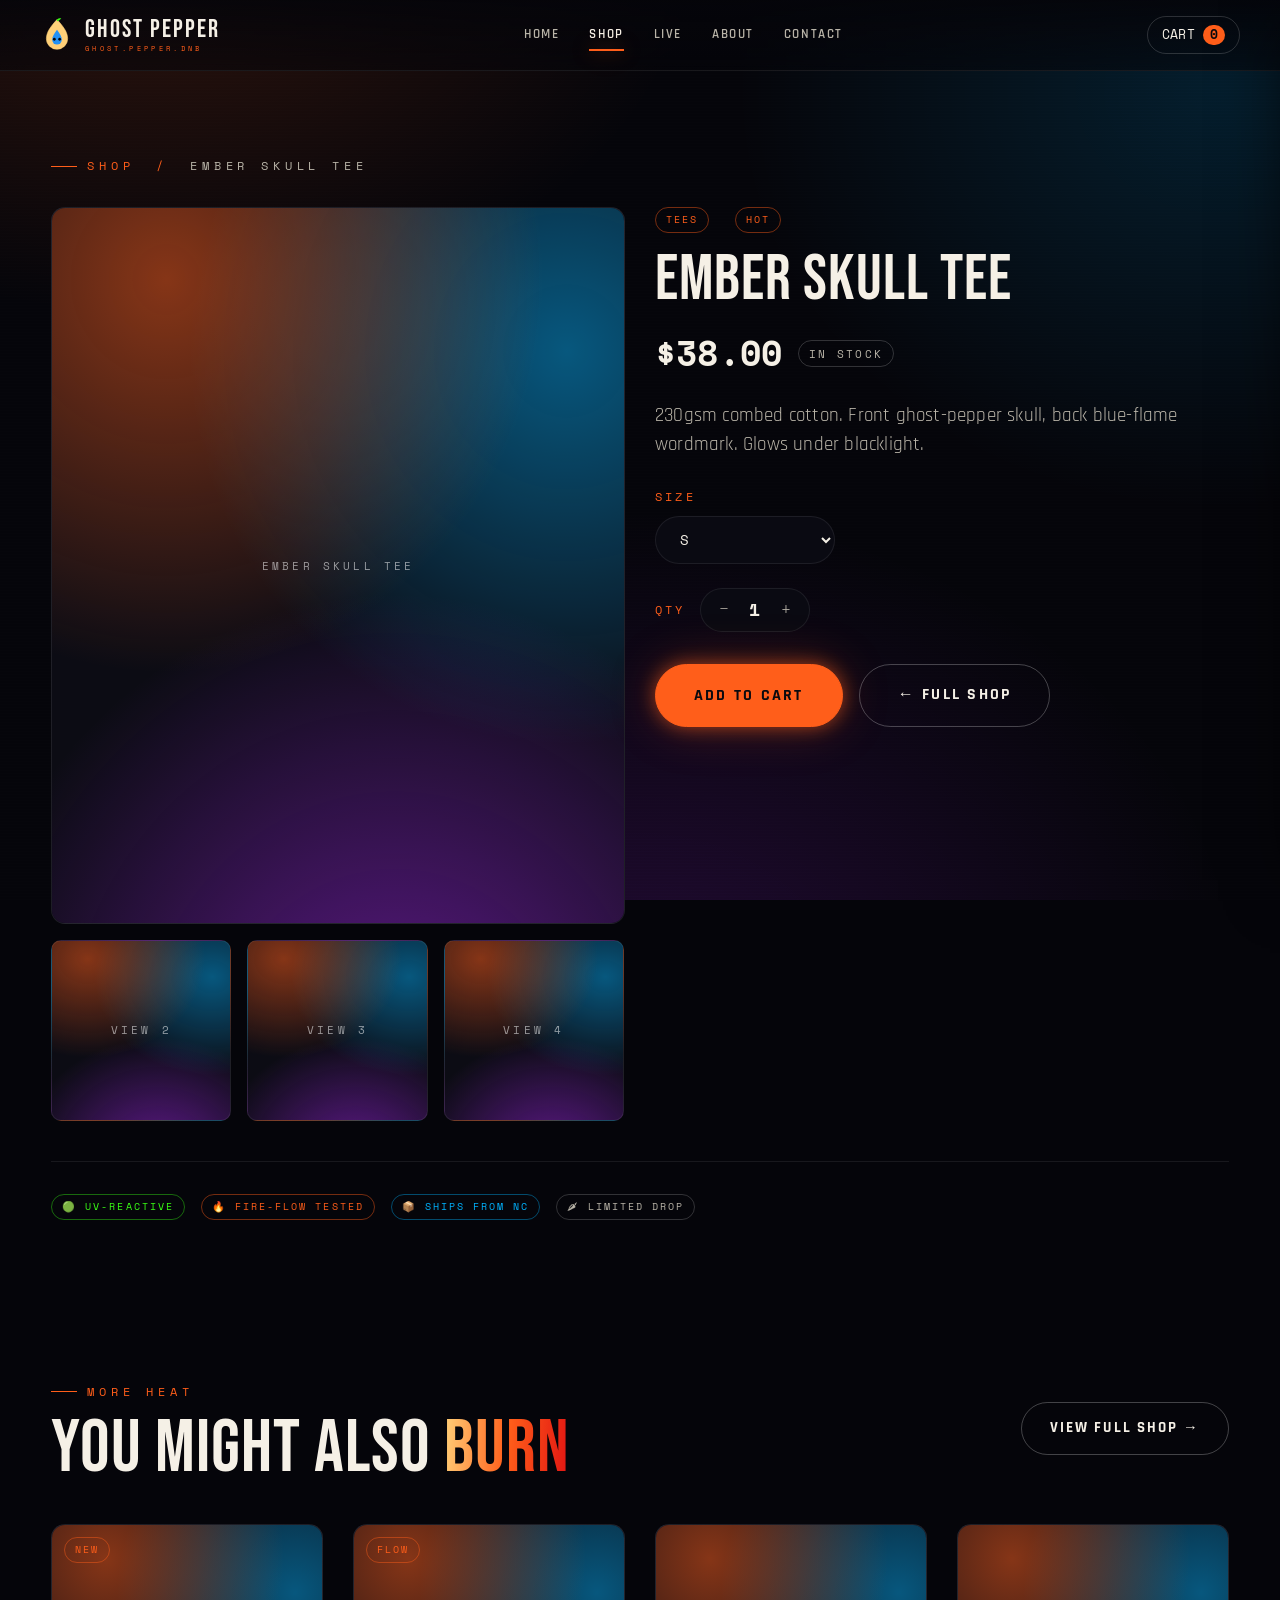
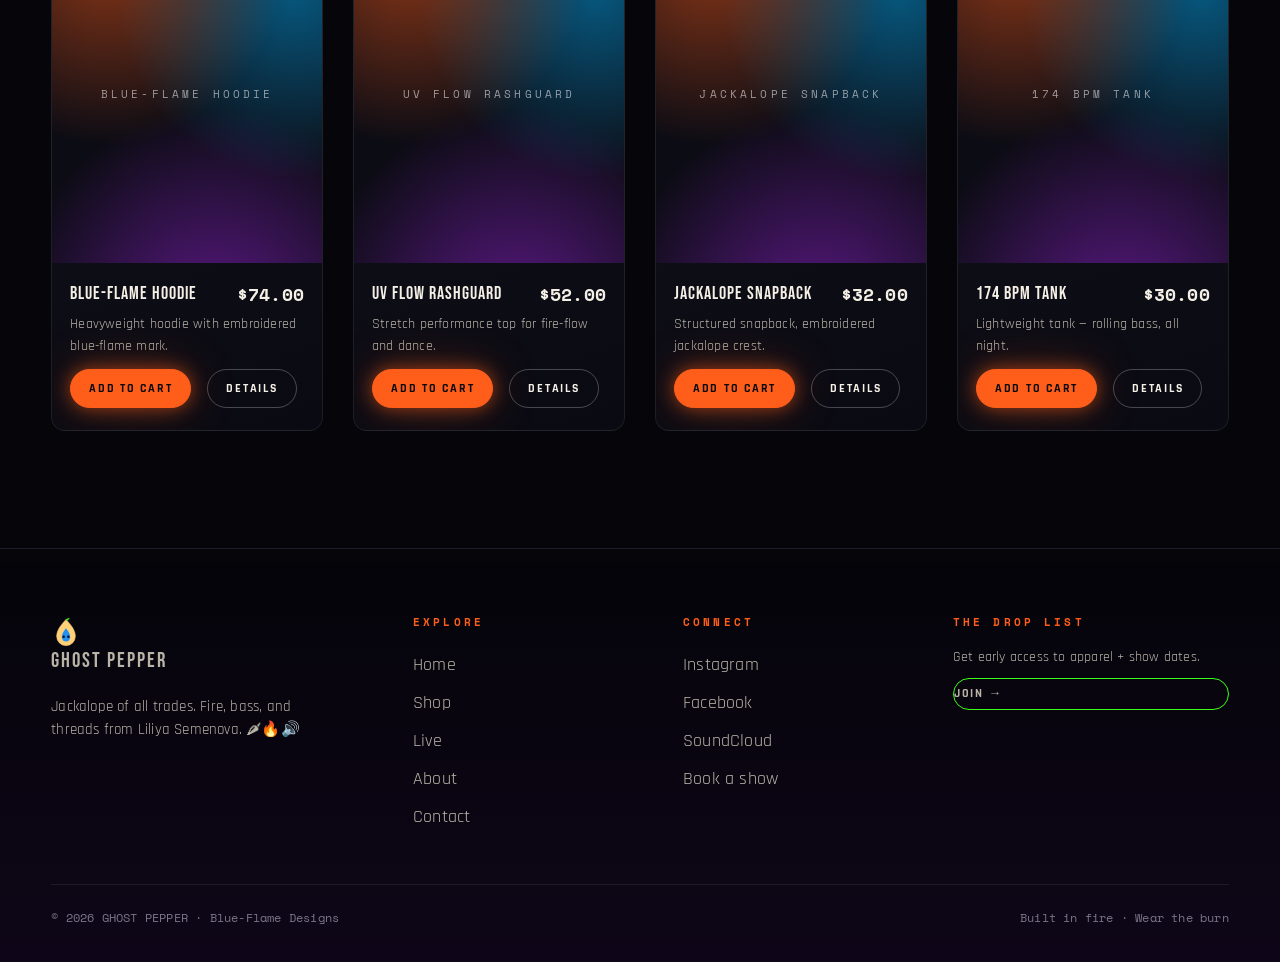
<file: product.html>
<!DOCTYPE html>
<html lang="en">
<head>
<meta charset="UTF-8">
<meta name="viewport" content="width=device-width, initial-scale=1">
<title>Product · GHOST PEPPER</title>
<meta name="description" content="GHOST PEPPER — Liliya Semenova. Drum & bass, fire performance, and festival apparel. Wear the burn.">
<link rel="icon" href="assets/logo.svg" type="image/svg+xml">
<link rel="stylesheet" href="css/styles.css">
<meta property="og:title" content="GHOST PEPPER — Drum & Bass · Fire · Apparel">
<meta property="og:description" content="Wear the burn. Fire-forged festival apparel and DnB rituals by Liliya Semenova.">
<meta property="og:type" content="website">
<meta property="og:url" content="https://guyrstewart-sudo.github.io/ghost-pepper-dnb/product.html">
<meta property="og:image" content="https://guyrstewart-sudo.github.io/ghost-pepper-dnb/assets/og-image.jpg">
<meta property="og:image:width" content="1200">
<meta property="og:image:height" content="630">
<meta name="twitter:card" content="summary_large_image">
<meta name="twitter:image" content="https://guyrstewart-sudo.github.io/ghost-pepper-dnb/assets/og-image.jpg">
</head>
<body>

<!-- ============ NAV (canonical) ============ -->
<header class="nav">
  <div class="nav__inner">
    <a class="nav__logo" href="index.html" aria-label="Ghost Pepper home">
      <img src="assets/logo.svg" alt="" width="34" height="34" class="anim-glow">
      <span class="nav__wordmark">GHOST PEPPER<small>GHOST.PEPPER.DNB</small></span>
    </a>
    <nav class="nav__links" aria-label="Primary">
      <a href="index.html">Home</a>
      <a href="shop.html" class="active">Shop</a>
      <a href="stream.html">Live</a>
      <a href="about.html">About</a>
      <a href="contact.html">Contact</a>
    </nav>
    <div class="flex items-center gap">
      <a href="shop.html" class="nav__cart" data-cart-open aria-label="Cart">
        <span>CART</span><span class="nav__cart-count" data-cart-count>0</span>
      </a>
      <button class="nav__burger" aria-label="Menu" aria-expanded="false">☰</button>
    </div>
  </div>
</header>

<!-- ============ PRODUCT DETAIL ============ -->
<section class="section section--tight">
  <div class="wrap">

    <!-- Breadcrumb -->
    <p class="eyebrow reveal" style="margin-bottom:32px;">
      <a href="shop.html" style="color:var(--ember);">Shop</a>
      &nbsp;/&nbsp; <span id="pd-crumb" style="color:var(--bone-dim);">Product</span>
    </p>

    <!-- Main product grid -->
    <div class="grid grid--2 pd-layout" id="pd-layout">

      <!-- LEFT: Image gallery -->
      <div class="pd-gallery reveal">
        <div class="pd-main-img card" id="pd-main-img" style="aspect-ratio:4/5; overflow:hidden; display:flex; align-items:center; justify-content:center; border-radius:var(--radius);">
          <!-- filled by JS -->
        </div>
        <div class="flex gap" style="margin-top:16px;" id="pd-thumbs">
          <!-- filled by JS -->
        </div>
      </div>

      <!-- RIGHT: Product info -->
      <div class="stack reveal" id="pd-info">
        <!-- filled by JS -->
      </div>

    </div>

    <!-- Trust badges -->
    <div class="flex gap wrapf reveal" style="margin-top:40px; padding-top:32px; border-top:var(--ring);">
      <span class="tag tag--uv">🟢 UV-Reactive</span>
      <span class="tag tag--fire">🔥 Fire-Flow Tested</span>
      <span class="tag tag--blue">📦 Ships from NC</span>
      <span class="tag">🌶 Limited Drop</span>
    </div>

  </div>
</section>

<!-- ============ MORE HEAT ============ -->
<section class="section section--tight">
  <div class="wrap">
    <div class="flex between items-center wrapf" style="gap:18px; margin-bottom:40px;">
      <div>
        <p class="eyebrow reveal">More Heat</p>
        <h2 class="reveal mt-s">YOU MIGHT ALSO <span class="t-fire">BURN</span></h2>
      </div>
      <a href="shop.html" class="btn btn--ghost reveal">View full shop →</a>
    </div>
    <div class="grid grid--4" id="related-grid">
      <!-- filled by JS -->
    </div>
  </div>
</section>

<!-- ============ CART DRAWER ============ -->
<div class="overlay" data-cart-close></div>
<aside class="cart-drawer" data-cart-drawer aria-label="Shopping cart">
  <div class="cart-drawer__head">
    <h3 class="t-fire">YOUR CART</h3>
    <button class="cart-drawer__close" data-cart-close aria-label="Close cart">✕</button>
  </div>
  <div class="cart-drawer__body" data-cart-items></div>
  <div class="cart-drawer__foot">
    <div class="cart-total" data-cart-total-wrap>
      <span style="font-family:var(--mono); font-size:.8rem; letter-spacing:.15em; text-transform:uppercase; color:var(--muted);">Total</span>
      <b data-cart-total>$0.00</b>
    </div>
    <button class="btn btn--fill" style="width:100%;" data-checkout>Checkout →</button>
  </div>
</aside>

<script src="js/products.js"></script>
<script src="js/cart.js"></script>
<script src="js/main.js"></script>
<script>
(function () {
  /* ---- helpers ---- */
  const $ = (sel, ctx) => (ctx || document).querySelector(sel);
  const $$ = (sel, ctx) => (ctx || document).querySelectorAll(sel);

  const io = new IntersectionObserver(es => es.forEach(e => {
    if (e.isIntersecting) { e.target.classList.add('in'); io.unobserve(e.target); }
  }), { threshold: .1 });

  function observe(root) {
    (root || document).querySelectorAll('.reveal:not(.in)').forEach(el => io.observe(el));
  }

  /* ---- resolve product from ?id= ---- */
  const prods = window.GP_PRODUCTS || [];
  const urlId = new URLSearchParams(location.search).get('id');
  const p = (urlId && prods.find(x => x.id === urlId)) || prods[0];

  if (!p) { document.body.innerHTML = '<p style="padding:80px; text-align:center;">Product not found.</p>'; return; }

  /* ---- page title + crumb ---- */
  document.title = p.name + ' · GHOST PEPPER';
  $('#pd-crumb').textContent = p.name;

  /* ---- main image area ---- */
  const mainImg = $('#pd-main-img');
  if (p.img) {
    mainImg.innerHTML = `<img src="${p.img}" alt="${p.name}" style="width:100%; height:100%; object-fit:cover;">`;
  } else {
    mainImg.innerHTML = `<div class="ph" data-label="${p.name}" style="position:absolute; inset:0;"></div>`;
    mainImg.style.position = 'relative';
  }

  /* ---- thumbnails ---- */
  const thumbLabels = ['View 2', 'View 3', 'View 4'];
  const thumbsEl = $('#pd-thumbs');
  thumbsEl.innerHTML = thumbLabels.map(label => `
    <div class="ph" data-label="${label}"
      style="width:calc(33.33% - 11px); aspect-ratio:1/1; border-radius:10px; flex-shrink:0; cursor:pointer; border:1px solid rgba(255,255,255,.08); position:relative;">
    </div>`).join('');

  /* ---- size selector (single <select> so cart.js can find [data-size]) ---- */
  const sizeOpts = p.sizes.map(s => `<option value="${s}">${s}</option>`).join('');

  /* ---- right column ---- */
  const tagClass = { Tees:'tag--fire', Outerwear:'tag--blue', Performance:'tag--uv', Headwear:'tag--blue', Accessories:'tag--fire', Art:'tag--uv' }[p.category] || '';
  const badge = p.badge ? `<span class="tag tag--fire" style="margin-left:10px;">${p.badge}</span>` : '';

  const infoEl = $('#pd-info');
  infoEl.setAttribute('data-product', p.id);
  infoEl.setAttribute('data-name', p.name);
  infoEl.setAttribute('data-price', p.price);

  infoEl.innerHTML = `
    <div class="flex items-center gap" style="flex-wrap:wrap;">
      <span class="tag ${tagClass}">${p.category}</span>${badge}
    </div>

    <h1 style="font-size:clamp(2.2rem,5vw,4rem); margin-top:18px; line-height:.92;">${p.name}</h1>

    <div class="flex items-center gap" style="margin-top:16px; flex-wrap:wrap;">
      <span class="price" style="font-size:2.2rem;">$${p.price.toFixed(2)}</span>
      <span class="tag" style="font-family:var(--mono); font-size:.7rem;">In Stock</span>
    </div>

    <p class="lede" style="margin-top:20px;">${p.desc || p.blurb}</p>

    <div style="margin-top:28px;">
      <label style="font-family:var(--mono); font-size:.72rem; letter-spacing:.28em; text-transform:uppercase; color:var(--ember); display:block; margin-bottom:10px;">Size</label>
      <select data-size
        style="background:var(--void-2); border:var(--ring); color:var(--bone); padding:12px 20px; border-radius:50px; font-family:var(--mono); font-size:.85rem; min-width:180px; cursor:pointer; outline:none;">
        ${sizeOpts}
      </select>
    </div>

    <div style="margin-top:24px; display:flex; align-items:center; gap:14px; flex-wrap:wrap;">
      <label style="font-family:var(--mono); font-size:.72rem; letter-spacing:.28em; text-transform:uppercase; color:var(--ember);">Qty</label>
      <div class="qty-stepper flex items-center gap" style="background:var(--void-2); border:var(--ring); border-radius:50px; padding:4px 6px; gap:0;">
        <button class="qty-btn" id="qty-dec" aria-label="Decrease quantity"
          style="background:none; border:0; color:var(--bone-dim); font-size:1.2rem; width:34px; height:34px; border-radius:50px; display:flex; align-items:center; justify-content:center;">−</button>
        <span id="qty-val" style="font-family:var(--mono); font-weight:700; min-width:28px; text-align:center;">1</span>
        <button class="qty-btn" id="qty-inc" aria-label="Increase quantity"
          style="background:none; border:0; color:var(--bone-dim); font-size:1.2rem; width:34px; height:34px; border-radius:50px; display:flex; align-items:center; justify-content:center;">+</button>
      </div>
    </div>

    <div class="flex gap wrapf" style="margin-top:32px;">
      <button class="btn btn--fill btn--lg" id="pd-add" data-add="${p.id}" data-name="${p.name}" data-price="${p.price}">
        Add to Cart
      </button>
      <a href="shop.html" class="btn btn--ghost btn--lg">← Full Shop</a>
    </div>
  `;

  /* ---- quantity stepper wiring ---- */
  let qty = 1;
  const qtyVal = $('#qty-val');
  $('#qty-inc').addEventListener('click', () => { qty = Math.min(99, qty + 1); qtyVal.textContent = qty; });
  $('#qty-dec').addEventListener('click', () => { qty = Math.max(1, qty - 1); qtyVal.textContent = qty; });

  /* ---- override add-to-cart to include quantity ---- */
  $('#pd-add').addEventListener('click', function (e) {
    e.stopPropagation(); // let cart.js handle via delegation — BUT we inject qty
    const sizeSel = infoEl.querySelector('[data-size]');
    const size = sizeSel ? sizeSel.value : 'OS';
    // call GPCart.add directly for multi-qty support
    if (window.GPCart) {
      for (let i = 0; i < qty; i++) {
        window.GPCart.add({ id: p.id, name: p.name, price: p.price, size });
      }
      // open cart drawer
      document.querySelector('[data-cart-drawer]')?.classList.add('open');
      document.querySelector('.overlay')?.classList.add('open');
      e.preventDefault();
    }
    // if GPCart not ready, let delegation handle it normally
  });

  /* ---- related products (exclude current, pick up to 4) ---- */
  const related = prods.filter(x => x.id !== p.id).slice(0, 4);
  const relGrid = $('#related-grid');
  relGrid.innerHTML = related.map(r => `
    <article class="card reveal" data-product="${r.id}" data-name="${r.name}" data-price="${r.price}">
      <a href="product.html?id=${r.id}" style="display:block;">
        <div class="card__media">
          ${r.img
            ? `<img src="${r.img}" alt="${r.name}" style="width:100%; height:100%; object-fit:cover;">`
            : `<div class="ph" data-label="${r.name}"></div>`}
          ${r.badge ? `<span class="tag tag--fire" style="position:absolute;top:12px;left:12px;">${r.badge}</span>` : ''}
        </div>
      </a>
      <div class="card__body">
        <div class="flex between items-center">
          <h3 style="font-size:1.1rem;"><a href="product.html?id=${r.id}">${r.name}</a></h3>
          <span class="price">$${r.price.toFixed(2)}</span>
        </div>
        <p class="lede" style="font-size:.85rem; margin-top:6px;">${r.blurb}</p>
        <div class="flex gap wrapf" style="margin-top:12px;">
          <button class="btn btn--fill btn--sm" data-add="${r.id}" data-name="${r.name}" data-price="${r.price}">Add to Cart</button>
          <a href="product.html?id=${r.id}" class="btn btn--ghost btn--sm">Details</a>
        </div>
      </div>
    </article>`).join('');

  /* ---- overlay/drawer toggle for overlay click ---- */
  document.querySelector('.overlay')?.addEventListener('click', () => {
    document.querySelector('[data-cart-drawer]')?.classList.remove('open');
    document.querySelector('.overlay')?.classList.remove('open');
  });

  /* ---- wire data-cart-open to also open overlay ---- */
  document.querySelectorAll('[data-cart-open]').forEach(btn => {
    btn.addEventListener('click', () => {
      document.querySelector('.overlay')?.classList.add('open');
    });
  });
  document.querySelectorAll('[data-cart-close]').forEach(btn => {
    btn.addEventListener('click', () => {
      document.querySelector('.overlay')?.classList.remove('open');
    });
  });

  /* ---- year ---- */
  document.querySelectorAll('[data-year]').forEach(el => el.textContent = new Date().getFullYear());

  /* ---- fire reveal observer ---- */
  observe();

})();
</script>

<!-- ============ FOOTER (canonical) ============ -->
<footer class="foot">
  <div class="wrap">
    <div class="foot__grid">
      <div>
        <a class="nav__logo" href="index.html" style="margin-bottom:14px;">
          <img src="assets/logo.svg" alt="" width="30" height="30">
          <span class="nav__wordmark" style="font-size:1.3rem;">GHOST PEPPER</span>
        </a>
        <p class="lede" style="font-size:.95rem; max-width:32ch;">Jackalope of all trades. Fire, bass, and threads from Liliya Semenova. 🌶🔥🔊</p>
      </div>
      <div>
        <h4>Explore</h4>
        <a href="index.html">Home</a><a href="shop.html">Shop</a><a href="stream.html">Live</a><a href="about.html">About</a><a href="contact.html">Contact</a>
      </div>
      <div>
        <h4>Connect</h4>
        <a href="https://www.instagram.com/ghost.pepper.dnb/" target="_blank" rel="noopener">Instagram</a>
        <a href="https://www.facebook.com/smnvlily" target="_blank" rel="noopener">Facebook</a>
        <a href="https://soundcloud.com/rzkpikachu" target="_blank" rel="noopener">SoundCloud</a>
        <a href="contact.html">Book a show</a>
      </div>
      <div>
        <h4>The Drop List</h4>
        <p class="lede" style="font-size:.9rem;">Get early access to apparel + show dates.</p>
        <a href="#" class="btn btn--uv btn--sm" style="margin-top:10px;">Join →</a>
      </div>
    </div>
    <div class="foot__bottom">
      <span>© <span data-year>2026</span> GHOST PEPPER · Blue-Flame Designs</span>
      <span>Built in fire · Wear the burn</span>
    </div>
  </div>
</footer>

<style>
/* product detail page — scoped overrides */
.pd-gallery { display:flex; flex-direction:column; }

@media (max-width:600px){
  .pd-layout { gap: clamp(16px,4vw,30px); }
  #pd-thumbs { gap: 10px; }
  #pd-thumbs .ph { width: calc(33.33% - 7px) !important; }
}

/* size select hover/focus */
select[data-size]:hover { border-color: rgba(255,94,26,.5); }
select[data-size]:focus { outline: none; box-shadow: 0 0 0 2px rgba(255,94,26,.4); }
select[data-size] option { background: var(--void-2); }

/* qty stepper hover */
.qty-btn:hover { color: var(--ember) !important; background: rgba(255,94,26,.12) !important; }
</style>
</body>
</html>
</file>
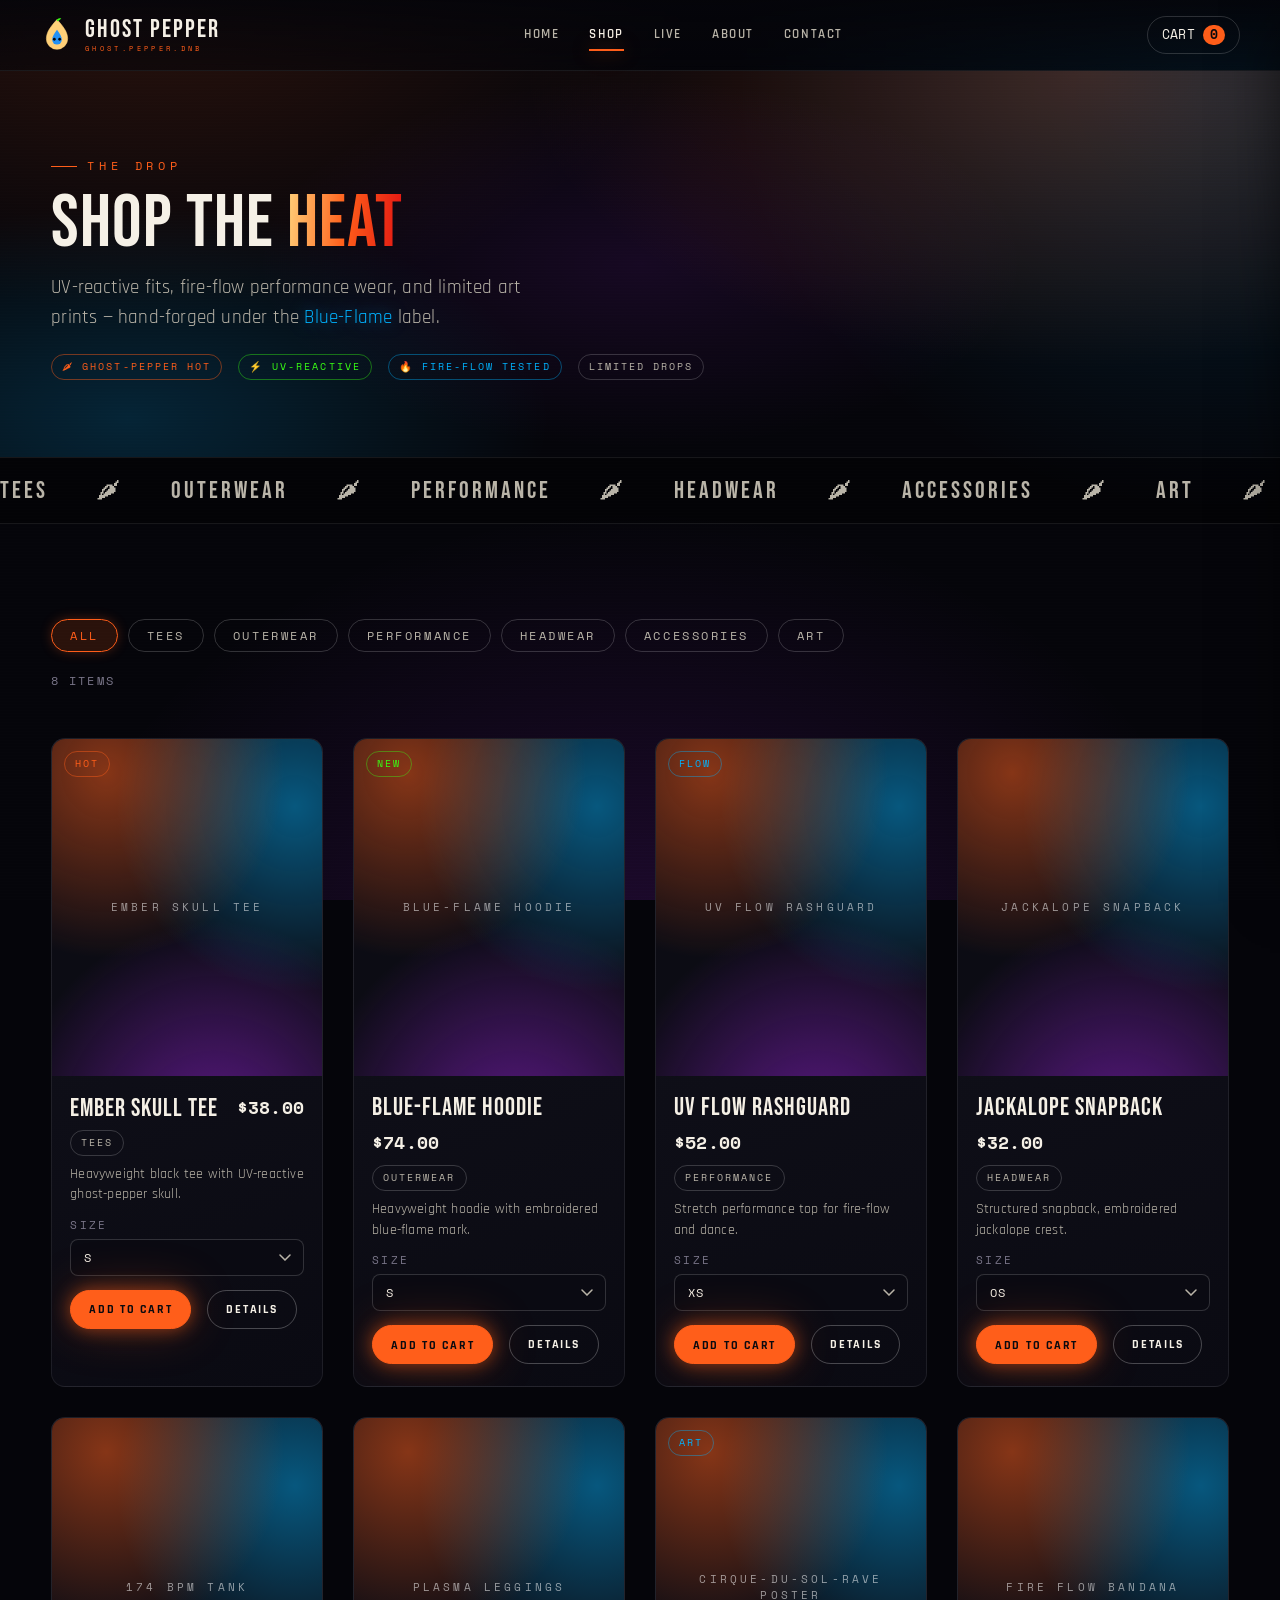
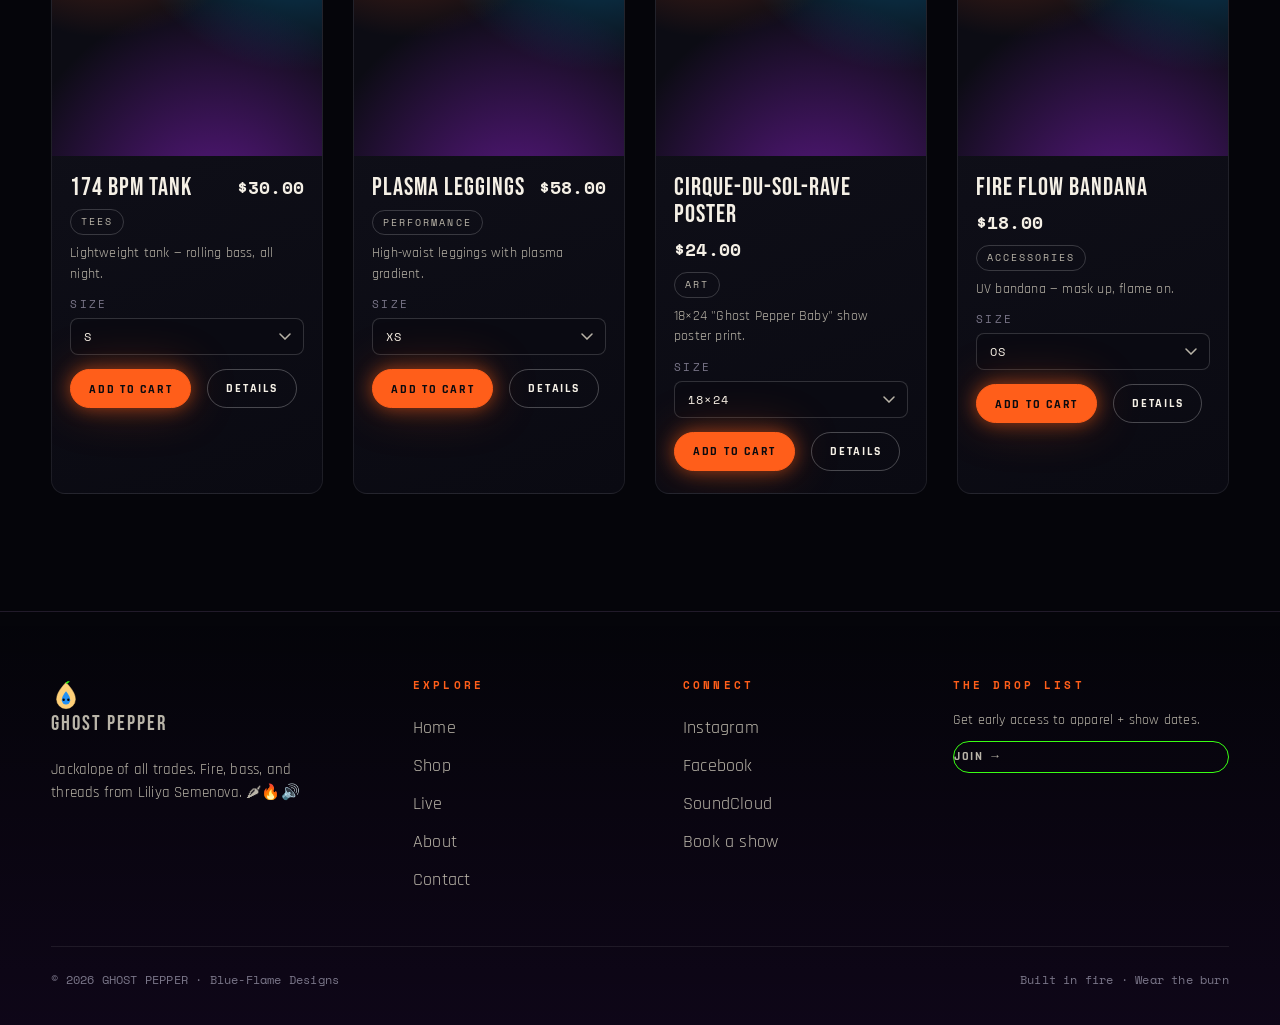
<file: shop.html>
<!DOCTYPE html>
<html lang="en">
<head>
<meta charset="UTF-8">
<meta name="viewport" content="width=device-width, initial-scale=1">
<title>Shop · GHOST PEPPER</title>
<meta name="description" content="Shop fire-forged festival apparel, UV tees, performance wear, and art prints. Blue-Flame Designs by Liliya Semenova. Wear the burn.">
<link rel="icon" href="assets/logo.svg" type="image/svg+xml">
<link rel="stylesheet" href="css/styles.css">
<meta property="og:title" content="Shop · GHOST PEPPER — Blue-Flame Designs">
<meta property="og:description" content="UV-reactive tees, hoodies, performance wear, headwear, accessories, and art prints. Limited drops. Wear the burn.">
<meta property="og:type" content="website">
<meta property="og:url" content="https://guyrstewart-sudo.github.io/ghost-pepper-dnb/shop.html">
<meta property="og:image" content="https://guyrstewart-sudo.github.io/ghost-pepper-dnb/assets/og-image.jpg">
<meta property="og:image:width" content="1200">
<meta property="og:image:height" content="630">
<meta name="twitter:card" content="summary_large_image">
<meta name="twitter:image" content="https://guyrstewart-sudo.github.io/ghost-pepper-dnb/assets/og-image.jpg">
</head>
<body>

<!-- ============ NAV (canonical) ============ -->
<header class="nav">
  <div class="nav__inner">
    <a class="nav__logo" href="index.html" aria-label="Ghost Pepper home">
      <img src="assets/logo.svg" alt="" width="34" height="34" class="anim-glow">
      <span class="nav__wordmark">GHOST PEPPER<small>GHOST.PEPPER.DNB</small></span>
    </a>
    <nav class="nav__links" aria-label="Primary">
      <a href="index.html">Home</a>
      <a href="shop.html" class="active">Shop</a>
      <a href="stream.html">Live</a>
      <a href="about.html">About</a>
      <a href="contact.html">Contact</a>
    </nav>
    <div class="flex items-center gap">
      <a href="#" class="nav__cart" data-cart-open aria-label="Cart">
        <span>CART</span><span class="nav__cart-count" data-cart-count>0</span>
      </a>
      <button class="nav__burger" aria-label="Menu" aria-expanded="false">☰</button>
    </div>
  </div>
</header>

<!-- ============ OVERLAY ============ -->
<div class="overlay" data-cart-close></div>

<!-- ============ CART DRAWER ============ -->
<aside class="cart-drawer" data-cart-drawer aria-label="Shopping cart">
  <div class="cart-drawer__head">
    <h3 class="t-fire">YOUR CART</h3>
    <button class="cart-drawer__close" data-cart-close aria-label="Close cart">✕</button>
  </div>
  <div class="cart-drawer__body" data-cart-items>
    <p class="cart-empty">Cart is empty — go grab some heat. 🌶</p>
  </div>
  <div class="cart-drawer__foot">
    <div class="cart-total">
      <span>Total</span>
      <b data-cart-total>$0.00</b>
    </div>
    <button class="btn btn--fill" style="width:100%;" data-checkout>Checkout</button>
  </div>
</aside>

<!-- ============ SHOP HERO ============ -->
<section class="section section--tight shop-hero" style="min-height:38vh; display:flex; align-items:center; overflow:hidden;">
  <div class="shop-hero__bg" aria-hidden="true"></div>
  <div class="wrap" style="position:relative; z-index:2;">
    <p class="eyebrow reveal">The Drop</p>
    <h2 class="reveal mt-s">SHOP THE <span class="t-fire">HEAT</span></h2>
    <p class="lede reveal mt-s" style="max-width:48ch;">
      UV-reactive fits, fire-flow performance wear, and limited art prints —
      hand-forged under the <span class="t-blue">Blue-Flame</span> label.
    </p>
    <div class="flex gap wrapf mt-s reveal" style="margin-top:22px;">
      <span class="tag tag--fire">🌶 Ghost-Pepper Hot</span>
      <span class="tag tag--uv">⚡ UV-Reactive</span>
      <span class="tag tag--blue">🔥 Fire-Flow Tested</span>
      <span class="tag">Limited Drops</span>
    </div>
  </div>
</section>

<!-- ============ MARQUEE ============ -->
<div class="marquee" aria-hidden="true">
  <div class="marquee__track">
    <span>TEES</span><span>OUTERWEAR</span><span>PERFORMANCE</span><span>HEADWEAR</span><span>ACCESSORIES</span><span>ART</span>
    <span>TEES</span><span>OUTERWEAR</span><span>PERFORMANCE</span><span>HEADWEAR</span><span>ACCESSORIES</span><span>ART</span>
  </div>
</div>

<!-- ============ PRODUCT GRID ============ -->
<section class="section section--tight">
  <div class="wrap">

    <!-- Category filter bar -->
    <div class="filter-bar reveal" role="group" aria-label="Filter by category" id="filter-bar">
      <button class="filter-btn active" data-filter="all">All</button>
      <button class="filter-btn" data-filter="Tees">Tees</button>
      <button class="filter-btn" data-filter="Outerwear">Outerwear</button>
      <button class="filter-btn" data-filter="Performance">Performance</button>
      <button class="filter-btn" data-filter="Headwear">Headwear</button>
      <button class="filter-btn" data-filter="Accessories">Accessories</button>
      <button class="filter-btn" data-filter="Art">Art</button>
    </div>

    <!-- Product count line -->
    <p class="filter-count reveal" id="filter-count" style="margin-top:14px;"></p>

    <!-- Product grid -->
    <div class="grid grid--4 mt-l" id="product-grid">
      <!-- rendered by JS below -->
    </div>

    <!-- Empty state -->
    <p class="filter-empty" id="filter-empty" style="display:none;">
      No items in this category yet — check back after the next drop. 🌶
    </p>

  </div>
</section>

<!-- ============ FOOTER (canonical) ============ -->
<footer class="foot">
  <div class="wrap">
    <div class="foot__grid">
      <div>
        <a class="nav__logo" href="index.html" style="margin-bottom:14px;">
          <img src="assets/logo.svg" alt="" width="30" height="30">
          <span class="nav__wordmark" style="font-size:1.3rem;">GHOST PEPPER</span>
        </a>
        <p class="lede" style="font-size:.95rem; max-width:32ch;">Jackalope of all trades. Fire, bass, and threads from Liliya Semenova. 🌶🔥🔊</p>
      </div>
      <div>
        <h4>Explore</h4>
        <a href="index.html">Home</a><a href="shop.html">Shop</a><a href="stream.html">Live</a><a href="about.html">About</a><a href="contact.html">Contact</a>
      </div>
      <div>
        <h4>Connect</h4>
        <a href="https://www.instagram.com/ghost.pepper.dnb/" target="_blank" rel="noopener">Instagram</a>
        <a href="https://www.facebook.com/smnvlily" target="_blank" rel="noopener">Facebook</a>
        <a href="https://soundcloud.com/rzkpikachu" target="_blank" rel="noopener">SoundCloud</a>
        <a href="contact.html">Book a show</a>
      </div>
      <div>
        <h4>The Drop List</h4>
        <p class="lede" style="font-size:.9rem;">Get early access to apparel + show dates.</p>
        <a href="#" class="btn btn--uv btn--sm" style="margin-top:10px;">Join →</a>
      </div>
    </div>
    <div class="foot__bottom">
      <span>© <span data-year>2026</span> GHOST PEPPER · Blue-Flame Designs</span>
      <span>Built in fire · Wear the burn</span>
    </div>
  </div>
</footer>

<script src="js/products.js"></script>
<script src="js/cart.js"></script>
<script src="js/main.js"></script>
<script>
(function () {
  // ── Helpers ──────────────────────────────────────────────────────────
  const grid       = document.getElementById('product-grid');
  const filterBar  = document.getElementById('filter-bar');
  const countEl    = document.getElementById('filter-count');
  const emptyEl    = document.getElementById('filter-empty');
  let   activeFilter = 'all';

  // badge → tag variant
  const badgeClass = { HOT:'tag--fire', NEW:'tag--uv', FLOW:'tag--blue', ART:'tag--blue' };

  function buildSizeOptions(sizes) {
    return sizes.map(s => `<option value="${s}">${s}</option>`).join('');
  }

  function cardHTML(p) {
    const badge = p.badge
      ? `<span class="tag ${badgeClass[p.badge] || 'tag--fire'} card-badge">${p.badge}</span>`
      : '';
    return `
      <article class="card reveal" data-product="${p.id}" data-name="${p.name}" data-price="${p.price}" data-category="${p.category}">
        <div class="card__media">
          <div class="ph" data-label="${p.name}"></div>
          ${badge}
        </div>
        <div class="card__body">
          <div class="flex between items-center" style="gap:8px; flex-wrap:wrap;">
            <h3 style="font-size:clamp(1.1rem,2vw,1.55rem); line-height:1.1;">${p.name}</h3>
            <span class="price">$${p.price.toFixed(2)}</span>
          </div>
          <span class="tag" style="margin-top:8px; display:inline-block;">${p.category}</span>
          <p class="lede" style="font-size:.88rem; margin-top:8px; line-height:1.45;">${p.blurb}</p>
          <div class="size-row" style="margin-top:12px;">
            <label for="size-${p.id}" style="font-family:var(--mono); font-size:.68rem; letter-spacing:.22em; color:var(--muted); display:block; margin-bottom:5px; text-transform:uppercase;">Size</label>
            <select id="size-${p.id}" data-size class="size-select" aria-label="Select size for ${p.name}">
              ${buildSizeOptions(p.sizes)}
            </select>
          </div>
          <div class="flex gap wrapf" style="margin-top:14px;">
            <button class="btn btn--fill btn--sm" data-add="${p.id}" data-name="${p.name}" data-price="${p.price}">Add to Cart</button>
            <a href="product.html?id=${p.id}" class="btn btn--ghost btn--sm">Details</a>
          </div>
        </div>
      </article>`;
  }

  // ── Render ────────────────────────────────────────────────────────────
  const revealIO = new IntersectionObserver(
    es => es.forEach(e => { if (e.isIntersecting) { e.target.classList.add('in'); revealIO.unobserve(e.target); } }),
    { threshold: 0.08 }
  );

  function render(filter) {
    const products = (filter === 'all')
      ? window.GP_PRODUCTS
      : window.GP_PRODUCTS.filter(p => p.category === filter);

    if (!products.length) {
      grid.innerHTML = '';
      emptyEl.style.display = 'block';
      countEl.textContent = '';
      return;
    }

    emptyEl.style.display = 'none';
    grid.innerHTML = products.map(cardHTML).join('');

    const noun = products.length === 1 ? 'item' : 'items';
    countEl.textContent = `${products.length} ${noun}${filter !== 'all' ? ' in ' + filter : ''}`;

    grid.querySelectorAll('.reveal').forEach(el => { el.classList.remove('in'); revealIO.observe(el); });
  }

  // ── Filter bar clicks ─────────────────────────────────────────────────
  filterBar.addEventListener('click', e => {
    const btn = e.target.closest('[data-filter]');
    if (!btn) return;
    filterBar.querySelectorAll('.filter-btn').forEach(b => b.classList.remove('active'));
    btn.classList.add('active');
    activeFilter = btn.dataset.filter;
    render(activeFilter);
  });

  // ── Cart drawer / overlay sync ────────────────────────────────────────
  // cart.js already toggles [data-cart-drawer].open; we mirror that to .overlay
  const overlay = document.querySelector('.overlay');
  document.addEventListener('click', e => {
    if (e.target.closest('[data-cart-open]'))  overlay?.classList.add('open');
    if (e.target.closest('[data-cart-close]')) overlay?.classList.remove('open');
  });

  // ── Init ──────────────────────────────────────────────────────────────
  if (window.GP_PRODUCTS) {
    render('all');
  } else {
    grid.innerHTML = '<p style="color:var(--muted); font-family:var(--mono);">Products loading…</p>';
  }

  // initial page reveals (hero, filter bar, etc.)
  document.querySelectorAll('.reveal:not(#product-grid .reveal)').forEach(el => revealIO.observe(el));
})();
</script>

<style>
/* ── Shop hero local flourish ── */
.shop-hero__bg {
  position: absolute; inset: 0; z-index: 1; pointer-events: none;
  background:
    radial-gradient(80% 140% at 85% 0%,   rgba(255,94,26,.22), transparent 55%),
    radial-gradient(60% 100% at 10% 90%,  rgba(0,179,255,.18), transparent 55%),
    radial-gradient(50% 80%  at 50% 50%,  rgba(176,38,255,.10), transparent 60%);
  animation: hueShift 30s linear infinite; mix-blend-mode: screen;
}

/* ── Filter bar ── */
.filter-bar {
  display: flex;
  flex-wrap: wrap;
  gap: 10px;
  padding: 18px 0 6px;
}
.filter-btn {
  font-family: var(--mono);
  font-size: .72rem;
  letter-spacing: .22em;
  text-transform: uppercase;
  padding: 7px 18px;
  border-radius: 50px;
  border: 1px solid rgba(255,255,255,.18);
  color: var(--bone-dim);
  background: transparent;
  cursor: pointer;
  transition: .22s ease;
}
.filter-btn:hover {
  border-color: var(--ember);
  color: var(--bone);
  box-shadow: 0 0 10px -2px rgba(255,94,26,.4);
}
.filter-btn.active {
  border-color: var(--ember);
  background: rgba(255,94,26,.15);
  color: var(--ember);
  box-shadow: 0 0 14px -3px rgba(255,94,26,.45);
}

/* ── Filter count line ── */
.filter-count {
  font-family: var(--mono);
  font-size: .72rem;
  letter-spacing: .18em;
  text-transform: uppercase;
  color: var(--muted);
}

/* ── Empty state ── */
.filter-empty {
  font-family: var(--mono);
  font-size: .9rem;
  color: var(--muted);
  text-align: center;
  padding: 60px 0;
}

/* ── Card badge (positioned over image) ── */
.card-badge {
  position: absolute;
  top: 12px;
  left: 12px;
  z-index: 2;
}

/* ── Size select ── */
.size-select {
  appearance: none;
  -webkit-appearance: none;
  background: var(--void-2) url("data:image/svg+xml,%3Csvg xmlns='http://www.w3.org/2000/svg' width='12' height='7' viewBox='0 0 12 7'%3E%3Cpath d='M1 1l5 5 5-5' stroke='%23b9b4a8' stroke-width='1.5' fill='none' stroke-linecap='round'/%3E%3C/svg%3E") no-repeat right 12px center;
  border: 1px solid rgba(255,255,255,.16);
  color: var(--bone);
  font-family: var(--mono);
  font-size: .78rem;
  letter-spacing: .1em;
  padding: 8px 36px 8px 13px;
  border-radius: 8px;
  cursor: pointer;
  width: 100%;
  transition: .2s;
}
.size-select:focus,
.size-select:hover {
  outline: none;
  border-color: var(--ember);
  box-shadow: 0 0 10px -3px rgba(255,94,26,.45);
}
.size-select option {
  background: var(--char);
  color: var(--bone);
}
</style>
</body>
</html>
</file>
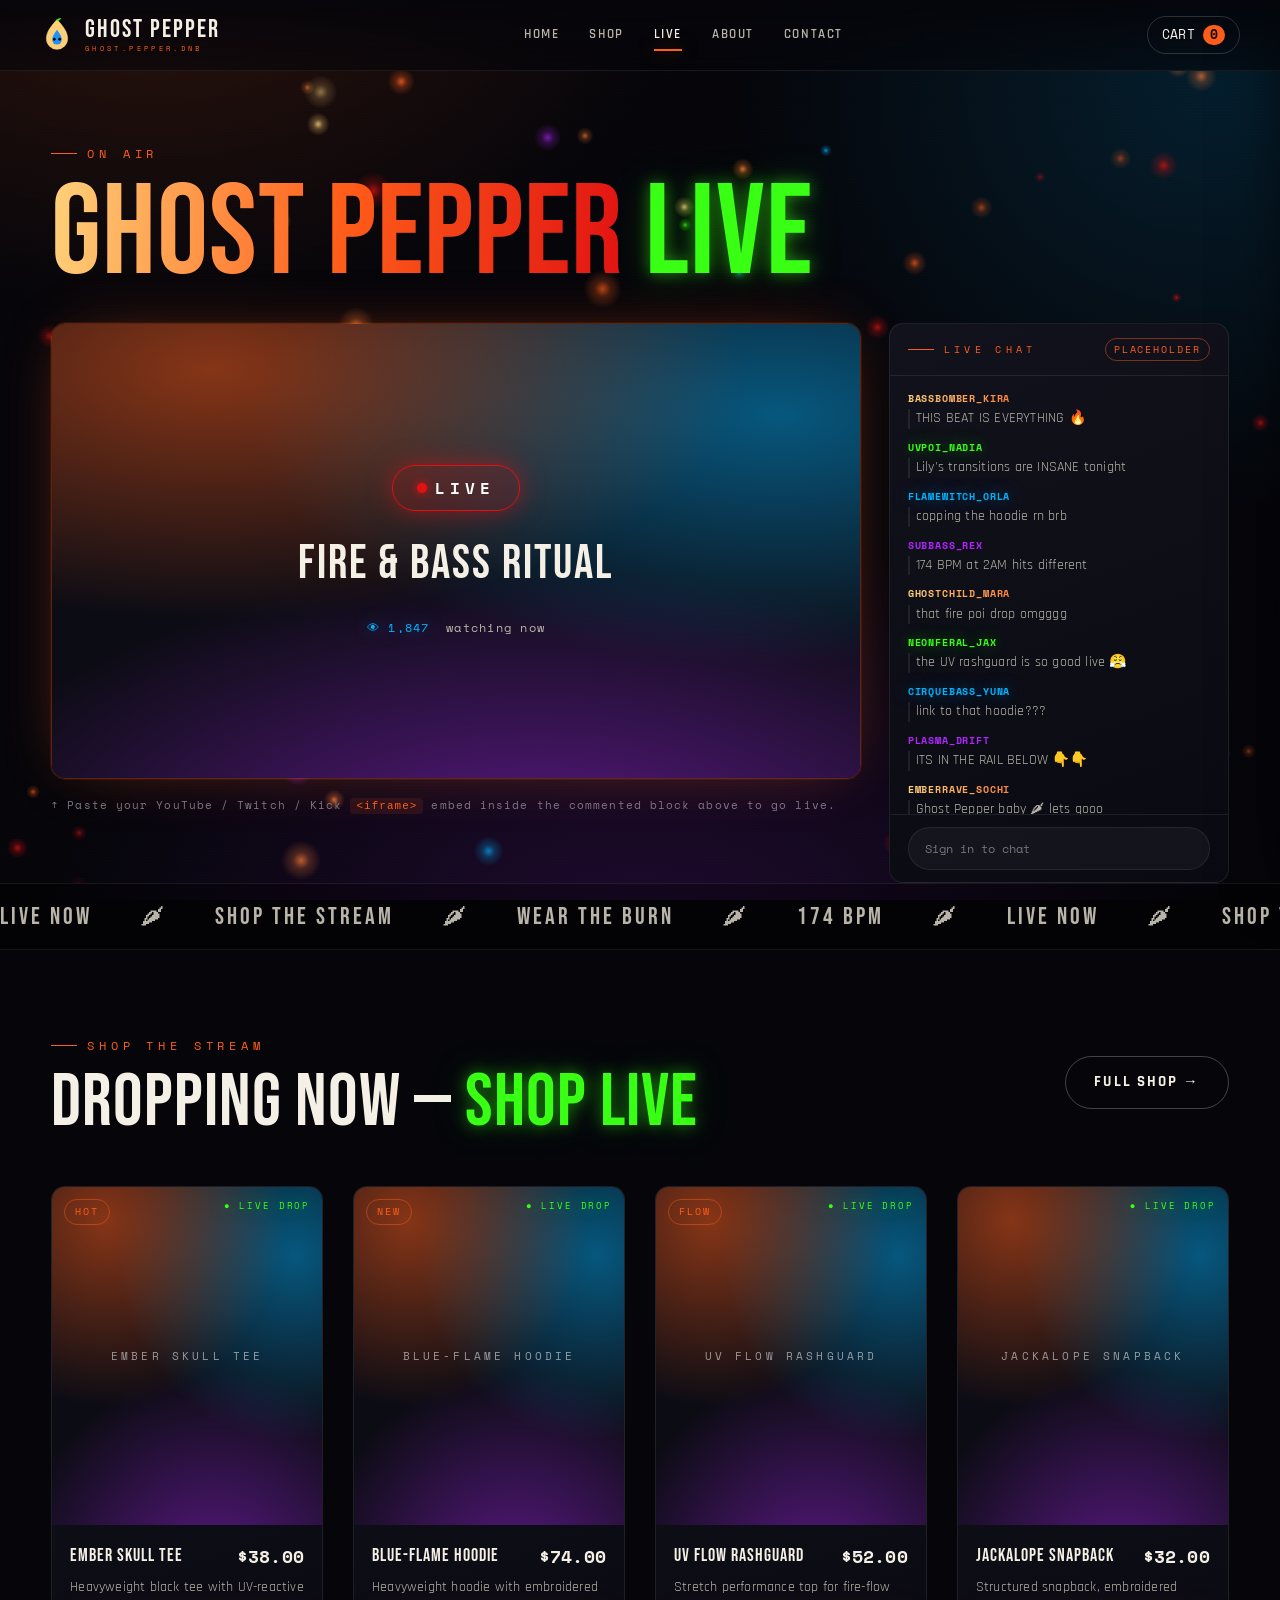
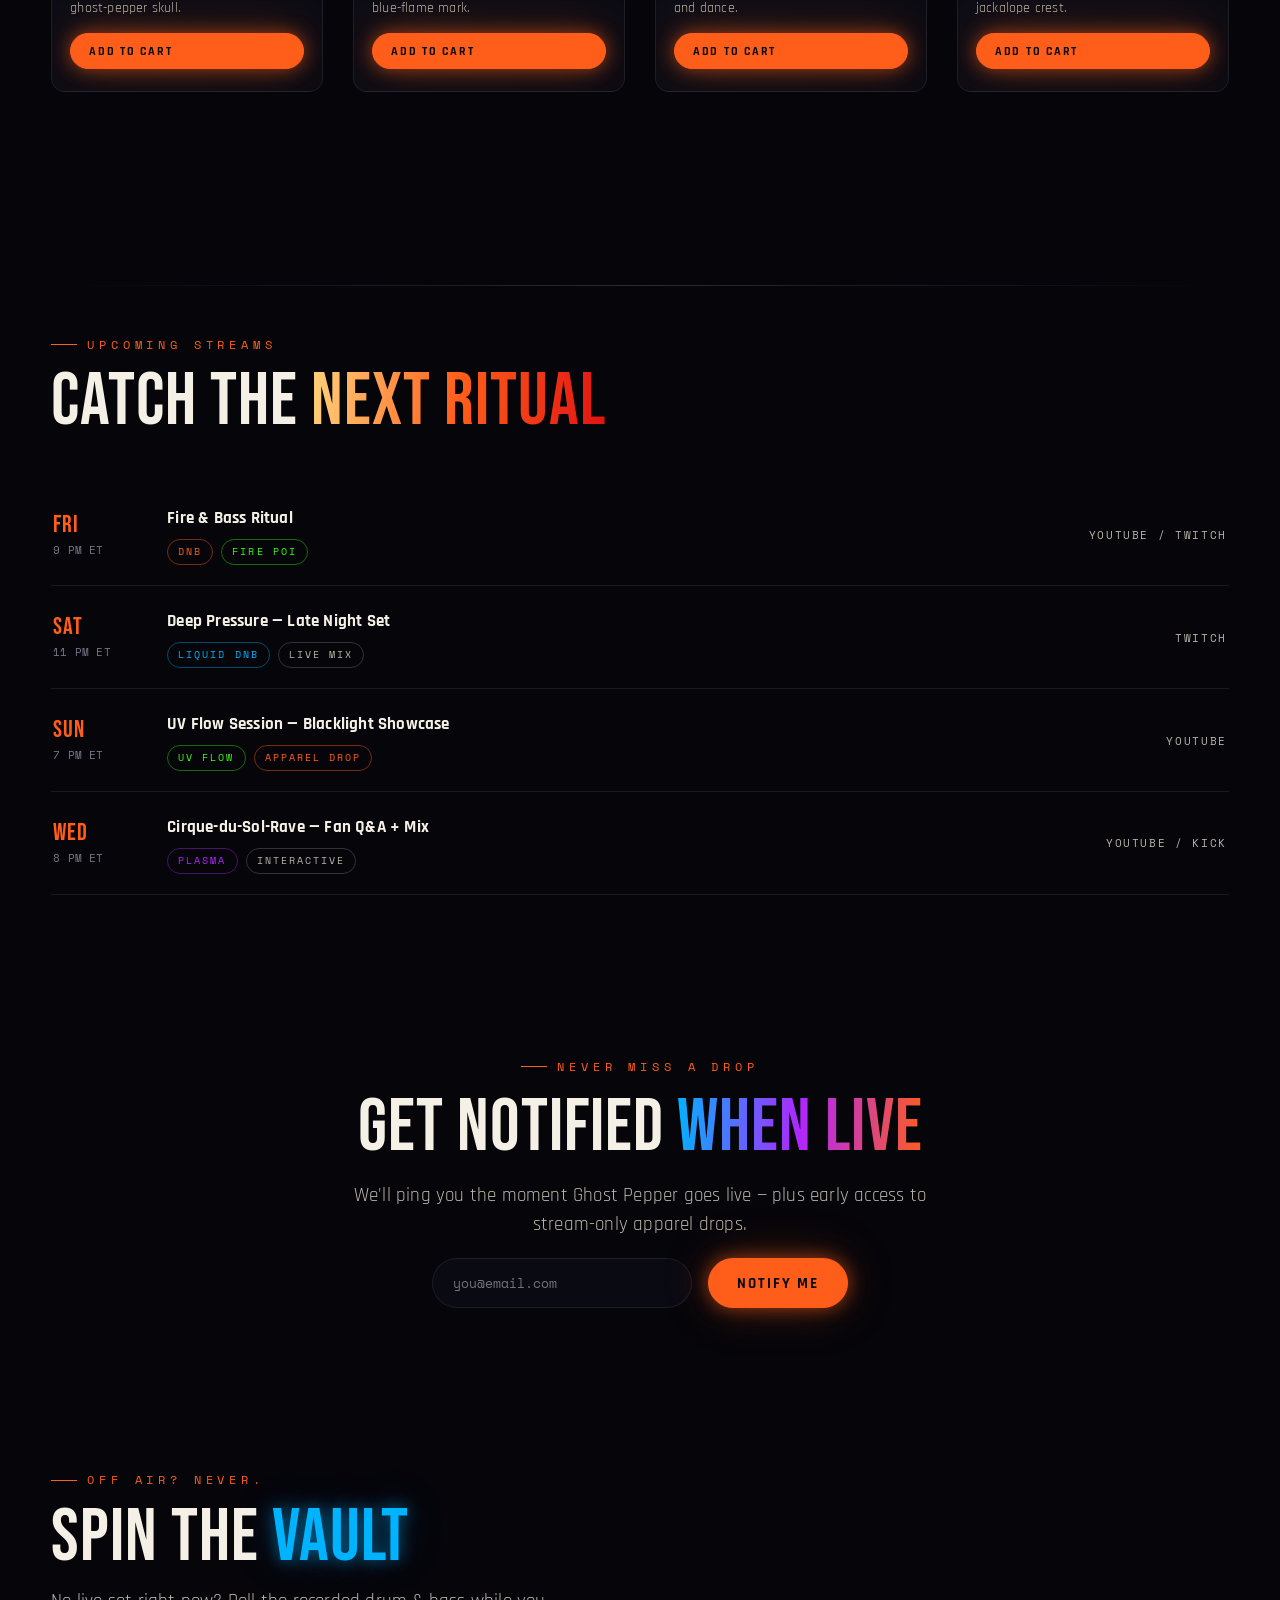
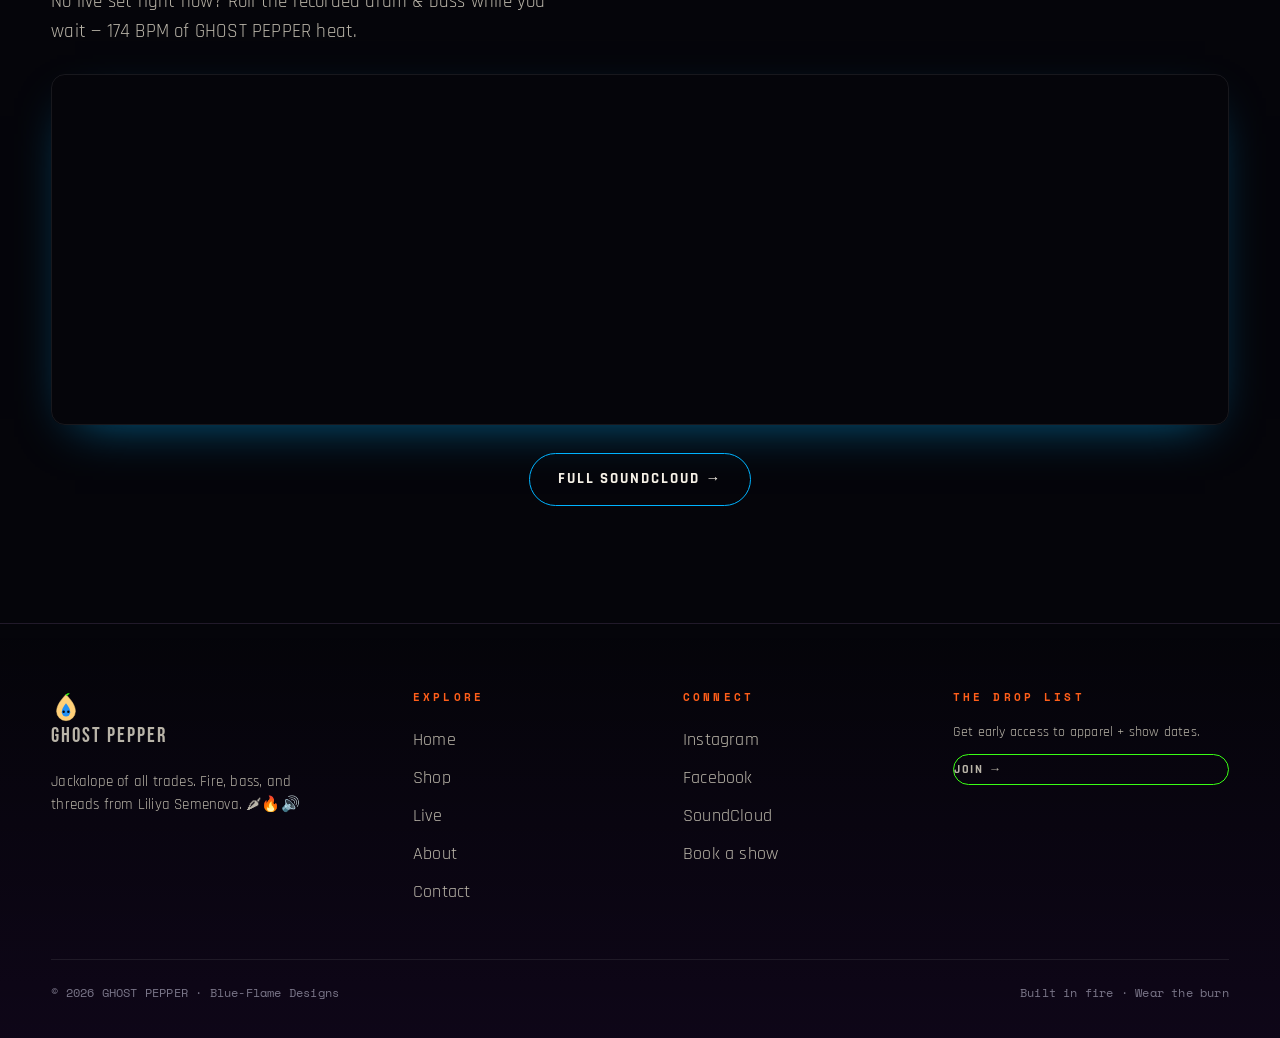
<file: stream.html>
<!DOCTYPE html>
<html lang="en">
<head>
<meta charset="UTF-8">
<meta name="viewport" content="width=device-width, initial-scale=1">
<title>Live · GHOST PEPPER</title>
<meta name="description" content="GHOST PEPPER LIVE — Drum & bass, fire visuals, and shop-the-stream apparel drops by Liliya Semenova. Wear the burn.">
<link rel="icon" href="assets/logo.svg" type="image/svg+xml">
<link rel="stylesheet" href="css/styles.css">
<meta property="og:title" content="GHOST PEPPER — Live Stream">
<meta property="og:description" content="Tune into the live DnB + fire stream and cop limited pieces in real time.">
<meta property="og:type" content="website">
<meta property="og:url" content="https://guyrstewart-sudo.github.io/ghost-pepper-dnb/stream.html">
<meta property="og:image" content="https://guyrstewart-sudo.github.io/ghost-pepper-dnb/assets/og-image.jpg">
<meta property="og:image:width" content="1200">
<meta property="og:image:height" content="630">
<meta name="twitter:card" content="summary_large_image">
<meta name="twitter:image" content="https://guyrstewart-sudo.github.io/ghost-pepper-dnb/assets/og-image.jpg">
</head>
<body>

<!-- ============ NAV (canonical) ============ -->
<header class="nav">
  <div class="nav__inner">
    <a class="nav__logo" href="index.html" aria-label="Ghost Pepper home">
      <img src="assets/logo.svg" alt="" width="34" height="34" class="anim-glow">
      <span class="nav__wordmark">GHOST PEPPER<small>GHOST.PEPPER.DNB</small></span>
    </a>
    <nav class="nav__links" aria-label="Primary">
      <a href="index.html">Home</a>
      <a href="shop.html">Shop</a>
      <a href="stream.html" class="active">Live</a>
      <a href="about.html">About</a>
      <a href="contact.html">Contact</a>
    </nav>
    <div class="flex items-center gap">
      <a href="shop.html" class="nav__cart" data-cart-open aria-label="Cart">
        <span>CART</span><span class="nav__cart-count" data-cart-count>0</span>
      </a>
      <button class="nav__burger" aria-label="Menu" aria-expanded="false">☰</button>
    </div>
  </div>
</header>

<!-- ============ STREAM HERO ============ -->
<section class="section stream-hero-section" data-fire="calm" style="padding-top:clamp(36px,5vw,72px); padding-bottom:0;">
  <div class="wrap">
    <p class="eyebrow reveal">On Air</p>
    <h1 class="reveal" style="margin-top:12px; margin-bottom:28px;">
      <span class="t-fire">GHOST PEPPER</span> <span class="t-uv">LIVE</span>
    </h1>

    <!-- Player + Chat layout -->
    <div class="stream-layout reveal">

      <!-- VIDEO PLAYER AREA -->
      <div class="stream-player-col">
        <div class="stream-player-wrap">
          <!--
          ╔══════════════════════════════════════════════════════════════╗
          ║  LIVE EMBED GOES HERE                                        ║
          ║  Replace the .stream-placeholder div below with one of:      ║
          ║                                                              ║
          ║  YouTube Live:                                               ║
          ║  <iframe width="100%" height="100%"                          ║
          ║    src="https://www.youtube.com/embed/LIVE_VIDEO_ID?         ║
          ║         autoplay=1&mute=0"                                   ║
          ║    frameborder="0" allowfullscreen allow="autoplay">         ║
          ║  </iframe>                                                   ║
          ║                                                              ║
          ║  Twitch:                                                     ║
          ║  <iframe                                                     ║
          ║    src="https://player.twitch.tv/?channel=CHANNEL_NAME&      ║
          ║         parent=ghost.pepper.dnb"                             ║
          ║    frameborder="0" allowfullscreen>                          ║
          ║  </iframe>                                                   ║
          ║                                                              ║
          ║  Kick:                                                       ║
          ║  <iframe                                                     ║
          ║    src="https://player.kick.com/CHANNEL_NAME"                ║
          ║    frameborder="0" allowfullscreen>                          ║
          ║  </iframe>                                                   ║
          ╚══════════════════════════════════════════════════════════════╝
          -->
          <div class="stream-placeholder ph" data-label="LIVE STREAM EMBED · YouTube / Twitch / Kick">
            <div class="stream-placeholder__inner">
              <div class="stream-live-badge">
                <span class="stream-dot"></span>LIVE
              </div>
              <div class="stream-set-title">Fire &amp; Bass Ritual</div>
              <div class="stream-viewer-count">
                <span class="t-blue">👁 1,847</span> &nbsp;watching now
              </div>
            </div>
          </div>
        </div>
        <p class="stream-embed-note">
          ↑ Paste your YouTube / Twitch / Kick <code>&lt;iframe&gt;</code> embed inside the commented block above to go live.
        </p>
      </div>

      <!-- LIVE CHAT PANEL -->
      <div class="stream-chat-col">
        <div class="stream-chat">
          <div class="stream-chat__head">
            <span class="eyebrow" style="font-size:.64rem;">Live Chat</span>
            <span class="tag tag--fire" style="font-size:.6rem; padding:3px 8px;">PLACEHOLDER</span>
          </div>
          <div class="stream-chat__messages" aria-label="Live chat (sample)">
            <div class="chat-msg"><span class="chat-user t-fire">BassBomber_Kira</span><span class="chat-text">THIS BEAT IS EVERYTHING 🔥</span></div>
            <div class="chat-msg"><span class="chat-user t-uv">UVPoi_Nadia</span><span class="chat-text">Lily's transitions are INSANE tonight</span></div>
            <div class="chat-msg"><span class="chat-user t-blue">FlameWitch_Orla</span><span class="chat-text">copping the hoodie rn brb</span></div>
            <div class="chat-msg"><span class="chat-user" style="color:var(--plasma);">SubBass_Rex</span><span class="chat-text">174 BPM at 2AM hits different</span></div>
            <div class="chat-msg"><span class="chat-user t-fire">GhostChild_Mara</span><span class="chat-text">that fire poi drop omgggg</span></div>
            <div class="chat-msg"><span class="chat-user t-uv">NeonFeral_Jax</span><span class="chat-text">the UV rashguard is so good live 😤</span></div>
            <div class="chat-msg"><span class="chat-user t-blue">CirqueBass_Yuna</span><span class="chat-text">link to that hoodie???</span></div>
            <div class="chat-msg"><span class="chat-user" style="color:var(--plasma);">Plasma_Drift</span><span class="chat-text">ITS IN THE RAIL BELOW 👇👇</span></div>
            <div class="chat-msg"><span class="chat-user t-fire">EmberRave_Sochi</span><span class="chat-text">Ghost Pepper baby 🌶 lets gooo</span></div>
            <div class="chat-msg"><span class="chat-user t-uv">FlowState_Fen</span><span class="chat-text">been here since she went live, not leaving</span></div>
            <div class="chat-msg"><span class="chat-user t-blue">RaveFox_Tilda</span><span class="chat-text">wear the BURN 🔥🔥🔥</span></div>
            <div class="chat-msg"><span class="chat-user" style="color:var(--plasma);">DarkMatter_Vex</span><span class="chat-text">next track drop when??</span></div>
          </div>
          <!--
            Replace .stream-chat__messages + input below with your platform's chat embed:
            YouTube: <iframe src="https://www.youtube.com/live_chat?v=VIDEO_ID&embed_domain=ghost.pepper.dnb" ...>
            Twitch:  <iframe src="https://www.twitch.tv/embed/CHANNEL/chat?parent=ghost.pepper.dnb" ...>
          -->
          <div class="stream-chat__foot">
            <input type="text" class="stream-chat__input" placeholder="Sign in to chat" disabled aria-label="Chat input (disabled — placeholder)">
          </div>
        </div>
      </div>

    </div><!-- /stream-layout -->
  </div>
</section>

<!-- ============ MARQUEE ============ -->
<div class="marquee" aria-hidden="true">
  <div class="marquee__track">
    <span>LIVE NOW</span><span>SHOP THE STREAM</span><span>WEAR THE BURN</span><span>174 BPM</span>
    <span>LIVE NOW</span><span>SHOP THE STREAM</span><span>WEAR THE BURN</span><span>174 BPM</span>
  </div>
</div>

<!-- ============ SHOP-THE-STREAM RAIL ============ -->
<section class="section section--tight">
  <div class="wrap">
    <div class="flex between items-center wrapf reveal" style="gap:16px;">
      <div>
        <p class="eyebrow">Shop the Stream</p>
        <h2 class="mt-s">DROPPING NOW — <span class="t-uv">SHOP LIVE</span></h2>
      </div>
      <a href="shop.html" class="btn btn--ghost reveal">Full shop →</a>
    </div>
    <div class="grid grid--4 mt-l" id="stream-shop-rail">
      <!-- rendered by inline script below -->
    </div>
  </div>
</section>

<!-- ============ SCHEDULE ============ -->
<section class="section section--tight">
  <div class="wrap">
    <div class="divider"></div>
    <p class="eyebrow reveal">Upcoming Streams</p>
    <h2 class="reveal mt-s">CATCH THE <span class="t-fire">NEXT RITUAL</span></h2>
    <ul class="stream-schedule mt-l" aria-label="Upcoming stream schedule">
      <li class="stream-sched-row reveal">
        <div class="stream-sched-date">
          <span class="sched-day">FRI</span>
          <span class="sched-time">9 PM ET</span>
        </div>
        <div class="stream-sched-body">
          <span class="stream-sched-title">Fire &amp; Bass Ritual</span>
          <span class="stream-sched-tags">
            <span class="tag tag--fire">DnB</span>
            <span class="tag tag--uv">Fire Poi</span>
          </span>
        </div>
        <div class="stream-sched-platform">YouTube / Twitch</div>
      </li>
      <li class="stream-sched-row reveal">
        <div class="stream-sched-date">
          <span class="sched-day">SAT</span>
          <span class="sched-time">11 PM ET</span>
        </div>
        <div class="stream-sched-body">
          <span class="stream-sched-title">Deep Pressure — Late Night Set</span>
          <span class="stream-sched-tags">
            <span class="tag tag--blue">Liquid DnB</span>
            <span class="tag">Live Mix</span>
          </span>
        </div>
        <div class="stream-sched-platform">Twitch</div>
      </li>
      <li class="stream-sched-row reveal">
        <div class="stream-sched-date">
          <span class="sched-day">SUN</span>
          <span class="sched-time">7 PM ET</span>
        </div>
        <div class="stream-sched-body">
          <span class="stream-sched-title">UV Flow Session — Blacklight Showcase</span>
          <span class="stream-sched-tags">
            <span class="tag tag--uv">UV Flow</span>
            <span class="tag tag--fire">Apparel Drop</span>
          </span>
        </div>
        <div class="stream-sched-platform">YouTube</div>
      </li>
      <li class="stream-sched-row reveal">
        <div class="stream-sched-date">
          <span class="sched-day">WED</span>
          <span class="sched-time">8 PM ET</span>
        </div>
        <div class="stream-sched-body">
          <span class="stream-sched-title">Cirque-du-Sol-Rave — Fan Q&amp;A + Mix</span>
          <span class="stream-sched-tags">
            <span class="tag" style="color:var(--plasma); border-color:rgba(176,38,255,.4);">Plasma</span>
            <span class="tag">Interactive</span>
          </span>
        </div>
        <div class="stream-sched-platform">YouTube / Kick</div>
      </li>
    </ul>
  </div>
</section>

<!-- ============ GET NOTIFIED ============ -->
<section class="section section--tight">
  <div class="wrap center stack reveal" style="max-width:640px;">
    <p class="eyebrow mx-auto">Never Miss a Drop</p>
    <h2>GET NOTIFIED <span class="t-plasma">WHEN LIVE</span></h2>
    <p class="lede mx-auto">We'll ping you the moment Ghost Pepper goes live — plus early access to stream-only apparel drops.</p>
    <form class="flex gap wrapf" style="justify-content:center; margin-top:18px;"
      onsubmit="event.preventDefault(); this.reset(); this.querySelector('.nl-ok').style.display='block';">
      <input type="email" required placeholder="you@email.com" aria-label="Email address"
        style="background:var(--void-2); border:var(--ring); color:var(--bone); padding:14px 20px; border-radius:50px; font-family:var(--mono); min-width:260px;">
      <button class="btn btn--fill" type="submit">Notify Me</button>
      <p class="nl-ok" style="display:none; width:100%; color:var(--uv-green); font-family:var(--mono); font-size:.85rem;">🔥 You're in. We'll hit you when we go live.</p>
    </form>
  </div>
</section>

<!-- ============ OFF-AIR: DRUM & BASS ============ -->
<section class="section section--tight" id="offair">
  <div class="wrap">
    <p class="eyebrow reveal">Off Air? Never.</p>
    <h2 class="reveal mt-s">SPIN THE <span class="t-blue">VAULT</span></h2>
    <p class="lede reveal mt-s" style="max-width:52ch;">No live set right now? Roll the recorded drum &amp; bass while you wait — 174 BPM of GHOST PEPPER heat.</p>
    <div class="reveal mt-m" style="border-radius:var(--radius); overflow:hidden; border:var(--ring); box-shadow:0 18px 50px -24px rgba(0,179,255,.6);">
      <iframe title="GHOST PEPPER on SoundCloud" width="100%" height="340" scrolling="no" frameborder="no" allow="autoplay"
        src="https://w.soundcloud.com/player/?url=https%3A//soundcloud.com/rzkpikachu&color=%23ff5e1a&auto_play=false&hide_related=true&show_comments=false&show_user=true&show_reposts=false&show_teaser=true&visual=true"></iframe>
    </div>
    <div class="center mt-m">
      <a href="https://soundcloud.com/rzkpikachu" target="_blank" rel="noopener" class="btn btn--blue reveal">Full SoundCloud →</a>
    </div>
  </div>
</section>

<!-- ============ FOOTER (canonical) ============ -->
<footer class="foot">
  <div class="wrap">
    <div class="foot__grid">
      <div>
        <a class="nav__logo" href="index.html" style="margin-bottom:14px;">
          <img src="assets/logo.svg" alt="" width="30" height="30">
          <span class="nav__wordmark" style="font-size:1.3rem;">GHOST PEPPER</span>
        </a>
        <p class="lede" style="font-size:.95rem; max-width:32ch;">Jackalope of all trades. Fire, bass, and threads from Liliya Semenova. 🌶🔥🔊</p>
      </div>
      <div>
        <h4>Explore</h4>
        <a href="index.html">Home</a><a href="shop.html">Shop</a><a href="stream.html">Live</a><a href="about.html">About</a><a href="contact.html">Contact</a>
      </div>
      <div>
        <h4>Connect</h4>
        <a href="https://www.instagram.com/ghost.pepper.dnb/" target="_blank" rel="noopener">Instagram</a>
        <a href="https://www.facebook.com/smnvlily" target="_blank" rel="noopener">Facebook</a>
        <a href="https://soundcloud.com/rzkpikachu" target="_blank" rel="noopener">SoundCloud</a>
        <a href="contact.html">Book a show</a>
      </div>
      <div>
        <h4>The Drop List</h4>
        <p class="lede" style="font-size:.9rem;">Get early access to apparel + show dates.</p>
        <a href="#" class="btn btn--uv btn--sm" style="margin-top:10px;">Join →</a>
      </div>
    </div>
    <div class="foot__bottom">
      <span>© <span data-year>2026</span> GHOST PEPPER · Blue-Flame Designs</span>
      <span>Built in fire · Wear the burn</span>
    </div>
  </div>
</footer>

<!-- ============ CART DRAWER + OVERLAY ============ -->
<div class="cart-drawer" data-cart-drawer role="dialog" aria-label="Shopping cart" aria-modal="true">
  <div class="cart-drawer__head">
    <h3>YOUR CART</h3>
    <button class="cart-drawer__close" data-cart-close aria-label="Close cart">✕</button>
  </div>
  <div class="cart-drawer__body" data-cart-items></div>
  <div class="cart-drawer__foot">
    <div class="cart-total" data-cart-total>
      <span>Total</span>
      <b>$0.00</b>
    </div>
    <button class="btn btn--fill" style="width:100%;" data-checkout>Checkout</button>
  </div>
</div>
<div class="overlay" data-cart-close></div>

<!-- ============ SCRIPTS ============ -->
<script src="js/products.js"></script>
<script src="js/cart.js"></script>
<script src="js/main.js"></script>
<script src="js/fire-bg.js"></script>
<script>
(function () {
  // ---- Shop-the-stream rail: render first 4 products ----
  const rail = document.getElementById('stream-shop-rail');
  if (rail && window.GP_PRODUCTS) {
    rail.innerHTML = window.GP_PRODUCTS.slice(0, 4).map(p => `
      <article class="card reveal stream-card" data-product="${p.id}" data-name="${p.name}" data-price="${p.price}">
        <div class="card__media">
          <div class="ph" data-label="${p.name}"></div>
          ${p.badge ? `<span class="tag tag--fire" style="position:absolute;top:12px;left:12px;">${p.badge}</span>` : ''}
          <span class="stream-live-indicator">● LIVE DROP</span>
        </div>
        <div class="card__body">
          <div class="flex between items-center">
            <h3 style="font-size:1.15rem; line-height:1.1;">${p.name}</h3>
            <span class="price">$${p.price.toFixed(2)}</span>
          </div>
          <p class="lede" style="font-size:.85rem; margin-top:6px;">${p.blurb}</p>
          <button class="btn btn--fill btn--sm mt-s" style="width:100%;"
            data-add="${p.id}" data-name="${p.name}" data-price="${p.price}">
            Add to Cart
          </button>
        </div>
      </article>`).join('');

    // Re-observe new .reveal elements
    const io = new IntersectionObserver(entries => {
      entries.forEach(e => {
        if (e.isIntersecting) { e.target.classList.add('in'); io.unobserve(e.target); }
      });
    }, { threshold: 0.1 });
    rail.querySelectorAll('.reveal').forEach(el => io.observe(el));
  }

  // ---- Reveal observer for static .reveal elements ----
  const revealIO = new IntersectionObserver(entries => {
    entries.forEach(e => {
      if (e.isIntersecting) { e.target.classList.add('in'); revealIO.unobserve(e.target); }
    });
  }, { threshold: 0.1 });
  document.querySelectorAll('.reveal').forEach(el => revealIO.observe(el));

  // ---- Overlay sync: open/close overlay with drawer ----
  const overlay = document.querySelector('.overlay');
  const drawer  = document.querySelector('[data-cart-drawer]');
  if (overlay && drawer) {
    const observer = new MutationObserver(() => {
      overlay.classList.toggle('open', drawer.classList.contains('open'));
    });
    observer.observe(drawer, { attributes: true, attributeFilter: ['class'] });
  }
})();
</script>

<style>
/* ---- Stream layout ---- */
.stream-layout {
  display: grid;
  grid-template-columns: 1fr 340px;
  gap: clamp(16px, 2.4vw, 28px);
  align-items: start;
}
@media (max-width: 900px) {
  .stream-layout { grid-template-columns: 1fr; }
  .stream-chat-col { order: 2; }
  .stream-player-col { order: 1; }
}

/* ---- Player ---- */
.stream-player-col { display: flex; flex-direction: column; gap: 10px; }
.stream-player-wrap {
  position: relative;
  width: 100%;
  aspect-ratio: 16 / 9;
  border-radius: var(--radius);
  overflow: hidden;
  border: 1px solid rgba(255, 94, 26, .35);
  box-shadow: 0 0 60px -20px rgba(255, 94, 26, .45), 0 0 0 1px rgba(255, 94, 26, .1);
}
.stream-player-wrap iframe {
  position: absolute; inset: 0; width: 100%; height: 100%; border: none;
}
.stream-placeholder {
  position: absolute; inset: 0;
  display: flex; align-items: center; justify-content: center;
}
.stream-placeholder::after { display: none; } /* suppress .ph label; we have custom inner */
.stream-placeholder__inner {
  display: flex; flex-direction: column; align-items: center; gap: 16px;
  position: relative; z-index: 2;
}
.stream-live-badge {
  display: inline-flex; align-items: center; gap: 8px;
  background: rgba(225, 18, 18, .15);
  border: 1px solid var(--pepper);
  color: #fff; font-family: var(--mono); font-weight: 700;
  font-size: 1rem; letter-spacing: .3em;
  padding: 10px 24px; border-radius: 50px;
  box-shadow: 0 0 24px rgba(225,18,18,.5);
}
.stream-dot {
  width: 10px; height: 10px; border-radius: 50%;
  background: var(--pepper);
  box-shadow: 0 0 8px var(--pepper);
  animation: livePulse 1.2s ease-in-out infinite;
}
@keyframes livePulse {
  0%, 100% { opacity: 1; transform: scale(1); }
  50%       { opacity: .4; transform: scale(.7); }
}
.stream-set-title {
  font-family: var(--display); font-size: clamp(1.8rem, 4vw, 3rem);
  color: var(--bone); letter-spacing: 2px; text-align: center;
}
.stream-viewer-count {
  font-family: var(--mono); font-size: .78rem; color: var(--bone-dim);
  letter-spacing: .1em;
}
.stream-embed-note {
  font-family: var(--mono); font-size: .68rem; color: var(--muted);
  letter-spacing: .1em; line-height: 1.6; padding: 8px 0 0;
}
.stream-embed-note code {
  color: var(--ember); background: rgba(255,94,26,.1);
  padding: 2px 6px; border-radius: 4px;
}

/* ---- Chat ---- */
.stream-chat-col { position: sticky; top: 86px; }
.stream-chat {
  background: linear-gradient(160deg, var(--char), var(--void-2));
  border: var(--ring); border-radius: var(--radius);
  display: flex; flex-direction: column;
  height: min(560px, 65vh);
  overflow: hidden;
}
@media (max-width: 900px) {
  .stream-chat-col { position: static; }
  .stream-chat { height: 340px; }
}
.stream-chat__head {
  display: flex; align-items: center; justify-content: space-between;
  padding: 14px 18px; border-bottom: var(--ring);
  flex-shrink: 0;
}
.stream-chat__messages {
  flex: 1; overflow-y: auto; padding: 14px 18px;
  display: flex; flex-direction: column; gap: 10px;
  scroll-behavior: smooth;
}
.stream-chat__messages::-webkit-scrollbar { width: 4px; }
.stream-chat__messages::-webkit-scrollbar-track { background: transparent; }
.stream-chat__messages::-webkit-scrollbar-thumb { background: var(--ash); border-radius: 4px; }
.chat-msg { display: flex; flex-direction: column; gap: 3px; }
.chat-user {
  font-family: var(--mono); font-size: .65rem; font-weight: 700;
  letter-spacing: .08em; text-transform: uppercase;
}
.chat-text {
  font-size: .88rem; color: var(--bone-dim); line-height: 1.4;
  padding-left: 6px; border-left: 2px solid rgba(255,255,255,.08);
}
.stream-chat__foot { padding: 12px 18px; border-top: var(--ring); flex-shrink: 0; }
.stream-chat__input {
  width: 100%;
  background: rgba(255,255,255,.04); border: var(--ring);
  color: var(--muted); padding: 11px 16px; border-radius: 50px;
  font-family: var(--mono); font-size: .78rem;
  cursor: not-allowed;
}

/* ---- Stream product card indicator ---- */
.stream-card .card__media { position: relative; }
.stream-live-indicator {
  position: absolute; top: 12px; right: 12px;
  font-family: var(--mono); font-size: .58rem; letter-spacing: .2em;
  color: var(--uv-green); text-shadow: var(--glow-uv);
  animation: livePulse 2s ease-in-out infinite;
}

/* ---- Schedule ---- */
.stream-schedule { display: flex; flex-direction: column; gap: 2px; }
.stream-sched-row {
  display: grid;
  grid-template-columns: 90px 1fr auto;
  align-items: center; gap: 24px;
  padding: 20px 2px;
  border-bottom: var(--ring);
  transition: .25s ease;
}
.stream-sched-row:hover{ transform: translateX(6px); }
.stream-sched-date{ display:flex; flex-direction:column; }
.sched-day{ font-family:var(--display); font-size:1.5rem; letter-spacing:1px; color:var(--ember); line-height:1; }
.sched-time{ font-family:var(--mono); font-size:.7rem; color:var(--muted); margin-top:4px; }
.stream-sched-body{ display:flex; flex-direction:column; gap:8px; }
.stream-sched-title{ font-weight:700; font-size:1.05rem; color:var(--bone); }
.stream-sched-tags{ display:flex; gap:8px; flex-wrap:wrap; }
.stream-sched-platform{ font-family:var(--mono); font-size:.68rem; letter-spacing:.15em; text-transform:uppercase; color:var(--bone-dim); text-align:right; }
@media (max-width:600px){
  .stream-sched-row{ grid-template-columns: 70px 1fr; }
  .stream-sched-platform{ display:none; }
}
</style>
</body>
</html>
</file>
<file: css/styles.css>
/* =====================================================================
   GHOST PEPPER  ·  ghost.pepper.dnb
   Design System — Liliya "Lily" Semenova
   Drum & Bass · Fire Performance · Festival Apparel
   ===================================================================== */

/* ---- Fonts ---- */
@import url('https://fonts.googleapis.com/css2?family=Bebas+Neue&family=Rajdhani:wght@400;500;600;700&family=Space+Mono:wght@400;700&display=swap');

/* ---- Tokens ---- */
:root {
  /* core palette */
  --void:        #05050a;
  --void-2:      #0a0a12;
  --char:        #12121c;
  --smoke:       #1b1b28;
  --ash:         #2a2a3a;

  --ember:       #ff5e1a;   /* ghost pepper fire */
  --ember-hot:   #ff7e36;
  --pepper:      #e11212;   /* pepper red */
  --blue-flame:  #00b3ff;   /* blueflame.designs */
  --blue-deep:   #1e63ff;
  --uv-green:    #39ff14;   /* blacklight neon */
  --plasma:      #b026ff;   /* UV purple */

  --bone:        #f5f0e6;   /* off-white */
  --bone-dim:    #b9b4a8;
  --muted:       #7a7689;

  /* semantic */
  --bg:          var(--void);
  --surface:     var(--char);
  --text:        var(--bone);
  --accent:      var(--ember);

  /* type */
  --display: 'Bebas Neue', Impact, sans-serif;
  --body:    'Rajdhani', 'Segoe UI', sans-serif;
  --mono:    'Space Mono', ui-monospace, monospace;

  /* effects */
  --glow-ember: 0 0 18px rgba(255,94,26,.55), 0 0 48px rgba(255,94,26,.25);
  --glow-uv:    0 0 16px rgba(57,255,20,.5),  0 0 42px rgba(57,255,20,.22);
  --glow-blue:  0 0 16px rgba(0,179,255,.55), 0 0 42px rgba(0,179,255,.25);
  --ring: 1px solid rgba(255,255,255,.08);

  --maxw: 1200px;
  --radius: 14px;
}

/* ---- Reset ---- */
*,*::before,*::after { box-sizing: border-box; margin: 0; padding: 0; }
html { scroll-behavior: smooth; -webkit-text-size-adjust: 100%; }
body {
  background: var(--bg);
  color: var(--text);
  font-family: var(--body);
  font-size: 18px;
  line-height: 1.55;
  letter-spacing: .2px;
  overflow-x: hidden;
  position: relative;
}
img { max-width: 100%; display: block; }
a { color: inherit; text-decoration: none; }
ul { list-style: none; }
button { font-family: inherit; cursor: pointer; }

/* ---- Atmospheric background (trippy) ---- */
body::before {
  content: "";
  position: fixed; inset: 0; z-index: -2;
  background:
    radial-gradient(900px 600px at 12% -5%, rgba(255,94,26,.16), transparent 60%),
    radial-gradient(800px 700px at 95% 10%, rgba(0,179,255,.14), transparent 60%),
    radial-gradient(1000px 800px at 50% 110%, rgba(176,38,255,.16), transparent 60%),
    var(--void);
}
/* fine grain / noise + scanline shimmer */
body::after {
  content: "";
  position: fixed; inset: 0; z-index: -1; pointer-events: none;
  opacity: .05;
  background-image:
    repeating-linear-gradient(0deg, rgba(255,255,255,.6) 0 1px, transparent 1px 3px);
  mix-blend-mode: overlay;
}

/* =====================================================================
   Layout
   ===================================================================== */
.wrap { width: min(var(--maxw), 92vw); margin-inline: auto; }
.section { padding: clamp(56px, 9vw, 130px) 0; position: relative; }
.section--tight { padding: clamp(40px,6vw,80px) 0; }

.eyebrow {
  font-family: var(--mono);
  font-size: .72rem;
  letter-spacing: .42em;
  text-transform: uppercase;
  color: var(--ember);
  display: inline-flex; align-items: center; gap: 10px;
}
.eyebrow::before { content:""; width: 26px; height: 1px; background: var(--ember); }

h1,h2,h3 { font-family: var(--display); font-weight: 400; line-height: .94; letter-spacing: 1px; }
h1 { font-size: clamp(3rem, 10vw, 8rem); }
h2 { font-size: clamp(2.2rem, 6vw, 4.6rem); }
h3 { font-size: clamp(1.4rem, 3vw, 2.2rem); }

.lede { font-size: clamp(1.05rem,1.5vw,1.3rem); color: var(--bone-dim); max-width: 60ch; }

/* gradient + glow text helpers */
.t-fire   { background: linear-gradient(95deg,#ffd27a,var(--ember),var(--pepper)); -webkit-background-clip:text; background-clip:text; color:transparent; }
.t-uv     { color: var(--uv-green);   text-shadow: var(--glow-uv); }
.t-blue   { color: var(--blue-flame); text-shadow: var(--glow-blue); }
.t-plasma { background: linear-gradient(95deg,var(--blue-flame),var(--plasma),var(--ember)); -webkit-background-clip:text; background-clip:text; color:transparent; }

/* =====================================================================
   Buttons
   ===================================================================== */
.btn {
  --c: var(--ember);
  display: inline-flex; align-items: center; gap: 10px;
  font-family: var(--body); font-weight: 700;
  text-transform: uppercase; letter-spacing: .14em; font-size: .92rem;
  padding: 14px 28px; border-radius: 50px;
  border: 1px solid var(--c); color: var(--text); background: transparent;
  position: relative; transition: .25s ease; isolation: isolate;
}
.btn::before{
  content:""; position:absolute; inset:0; z-index:-1; border-radius:inherit;
  background: var(--c); opacity:0; transition:.25s ease;
}
.btn:hover{ color:#0a0a0f; box-shadow: 0 0 22px -2px var(--c); transform: translateY(-2px); }
.btn:hover::before{ opacity:1; }
.btn--fill{ background: var(--c); color:#0a0a0f; box-shadow: var(--glow-ember); }
.btn--fill:hover{ filter:brightness(1.08); }
.btn--blue{ --c: var(--blue-flame); }
.btn--uv{ --c: var(--uv-green); }
.btn--ghost{ --c: rgba(255,255,255,.25); }
.btn--lg{ padding: 18px 38px; font-size: 1rem; }
.btn--sm{ padding: 9px 18px; font-size: .78rem; }

/* =====================================================================
   Navbar
   ===================================================================== */
.nav {
  position: sticky; top: 0; z-index: 100;
  backdrop-filter: blur(14px);
  background: linear-gradient(180deg, rgba(5,5,10,.92), rgba(5,5,10,.55));
  border-bottom: var(--ring);
}
.nav__inner { display: flex; align-items: center; justify-content: space-between; gap: 20px;
  width: min(var(--maxw),94vw); margin-inline:auto; height: 70px; }
.nav__logo { display:flex; align-items:center; gap:11px; }
.nav__logo svg { height: 34px; width:auto; }
.nav__wordmark { font-family: var(--display); font-size: 1.55rem; letter-spacing:2px; line-height:1; }
.nav__wordmark small{ display:block; font-family:var(--mono); font-size:.42rem; letter-spacing:.5em; color:var(--ember); margin-top:2px; }
.nav__links { display: flex; align-items: center; gap: 30px; }
.nav__links a {
  font-weight: 600; text-transform: uppercase; letter-spacing: .12em; font-size: .82rem;
  color: var(--bone-dim); position: relative; padding: 6px 0; transition:.2s;
}
.nav__links a::after{ content:""; position:absolute; left:0; bottom:0; height:2px; width:0; background:var(--ember); transition:.25s; box-shadow:var(--glow-ember); }
.nav__links a:hover{ color:var(--bone); } .nav__links a:hover::after{ width:100%; }
.nav__links a.active{ color: var(--bone); } .nav__links a.active::after{ width:100%; }
.nav__cart {
  display:flex; align-items:center; gap:8px; font-family:var(--mono); font-size:.8rem;
  border:1px solid rgba(255,255,255,.16); padding:8px 14px; border-radius:50px; color:var(--bone); transition:.2s;
}
.nav__cart:hover{ border-color:var(--ember); box-shadow:var(--glow-ember); }
.nav__cart-count{ background:var(--ember); color:#0a0a0f; font-weight:700; border-radius:50px; padding:0 7px; min-width:20px; text-align:center; }
.nav__burger{ display:none; background:none; border:0; color:var(--bone); font-size:1.6rem; }

@media (max-width: 860px){
  .nav__links{ position:fixed; inset:70px 0 auto 0; flex-direction:column; gap:0;
    background:rgba(5,5,10,.98); border-bottom:var(--ring); transform:translateY(-120%); transition:.3s; padding:10px 0; }
  .nav__links.open{ transform:translateY(0); }
  .nav__links a{ width:100%; text-align:center; padding:16px 0; }
  .nav__burger{ display:block; }
}

/* =====================================================================
   Cards / grids
   ===================================================================== */
.grid { display:grid; gap: clamp(16px,2.4vw,30px); }
.grid--3 { grid-template-columns: repeat(3, 1fr); }
.grid--4 { grid-template-columns: repeat(4, 1fr); }
.grid--2 { grid-template-columns: repeat(2, 1fr); }
@media (max-width: 980px){ .grid--4{ grid-template-columns: repeat(2,1fr);} .grid--3{ grid-template-columns: repeat(2,1fr);} }
@media (max-width: 600px){ .grid--4,.grid--3,.grid--2{ grid-template-columns: 1fr; } }

.card {
  background: linear-gradient(160deg, var(--char), var(--void-2));
  border: var(--ring); border-radius: var(--radius);
  overflow: hidden; position: relative; transition: .3s ease;
}
.card:hover{ transform: translateY(-6px); border-color: rgba(255,94,26,.4); box-shadow: 0 18px 50px -20px rgba(255,94,26,.5); }
.card__media{ aspect-ratio: 4/5; position:relative; overflow:hidden;
  display:flex; align-items:center; justify-content:center; }
.card__media .ph{ position:absolute; inset:0; }
.card__body{ padding: 18px 18px 22px; }

/* image placeholder (trippy generated fill) */
.ph {
  background:
    radial-gradient(120% 100% at 20% 10%, rgba(255,94,26,.5), transparent 55%),
    radial-gradient(120% 100% at 90% 20%, rgba(0,179,255,.45), transparent 55%),
    radial-gradient(140% 120% at 60% 120%, rgba(176,38,255,.5), transparent 55%),
    #0c0c14;
  position: relative;
}
.ph::after{
  content: attr(data-label);
  position:absolute; inset:0; display:flex; align-items:center; justify-content:center;
  font-family:var(--mono); font-size:.66rem; letter-spacing:.3em; text-transform:uppercase;
  color: rgba(255,255,255,.55); text-align:center; padding: 12px;
}

/* tag / pill */
.tag{ font-family:var(--mono); font-size:.64rem; letter-spacing:.2em; text-transform:uppercase;
  padding:4px 10px; border-radius:50px; border:1px solid rgba(255,255,255,.18); color:var(--bone-dim); }
.tag--uv{ color:var(--uv-green); border-color:rgba(57,255,20,.4);}
.tag--blue{ color:var(--blue-flame); border-color:rgba(0,179,255,.4);}
.tag--fire{ color:var(--ember); border-color:rgba(255,94,26,.45);}

.price{ font-family:var(--mono); font-weight:700; color:var(--bone); }

/* =====================================================================
   Footer
   ===================================================================== */
.foot{ border-top: var(--ring); padding: 64px 0 36px; margin-top: 40px;
  background: linear-gradient(180deg, transparent, rgba(176,38,255,.06)); }
.foot__grid{ display:grid; grid-template-columns: 1.4fr 1fr 1fr 1.2fr; gap:40px; }
@media (max-width:760px){ .foot__grid{ grid-template-columns: 1fr 1fr; } }
.foot h4{ font-family:var(--mono); font-size:.7rem; letter-spacing:.28em; text-transform:uppercase; color:var(--ember); margin-bottom:16px; }
.foot a{ color:var(--bone-dim); display:block; padding:5px 0; transition:.2s; }
.foot a:hover{ color:var(--bone); }
.foot__bottom{ margin-top:48px; padding-top:24px; border-top:var(--ring); display:flex; flex-wrap:wrap; gap:14px; justify-content:space-between;
  font-family:var(--mono); font-size:.72rem; color:var(--muted); }

/* =====================================================================
   Utilities & animation
   ===================================================================== */
.center{ text-align:center; } .mx-auto{ margin-inline:auto; }
.stack > * + *{ margin-top: 1.1rem; }
.flex{ display:flex; } .between{ justify-content:space-between; } .items-center{ align-items:center; }
.gap{ gap: 16px; } .wrapf{ flex-wrap:wrap; }
.mt-s{ margin-top: 14px;} .mt-m{ margin-top: 28px;} .mt-l{ margin-top:48px; }
.divider{ height:1px; background:linear-gradient(90deg,transparent,var(--ash),transparent); margin: 40px 0; }

@keyframes floaty{ 0%,100%{ transform:translateY(0);} 50%{ transform:translateY(-12px);} }
@keyframes pulseGlow{ 0%,100%{ filter:drop-shadow(0 0 8px rgba(255,94,26,.6)); } 50%{ filter:drop-shadow(0 0 22px rgba(255,94,26,.95)); } }
@keyframes hueShift{ 0%{ filter:hue-rotate(0);} 100%{ filter:hue-rotate(360deg);} }
@keyframes marquee{ from{ transform:translateX(0);} to{ transform:translateX(-50%);} }
.anim-float{ animation: floaty 6s ease-in-out infinite; }
.anim-glow{ animation: pulseGlow 3.5s ease-in-out infinite; }

/* reveal on scroll */
.reveal{ opacity:0; transform: translateY(24px); transition: .7s cubic-bezier(.2,.7,.2,1); }
.reveal.in{ opacity:1; transform:none; }

/* marquee strip */
.marquee{ overflow:hidden; border-block: var(--ring); padding: 14px 0; background: rgba(0,0,0,.3); }
.marquee__track{ display:flex; gap:48px; width:max-content; animation: marquee 22s linear infinite; }
.marquee__track span{ font-family:var(--display); font-size:1.5rem; letter-spacing:3px; color:var(--bone-dim); display:flex; align-items:center; gap:48px; }
.marquee__track span::after{ content:"🌶"; }

/* =====================================================================
   Cart drawer + toast
   ===================================================================== */
.cart-drawer{
  position: fixed; top:0; right:0; height:100%; width:min(420px,90vw); z-index:200;
  background: linear-gradient(180deg, var(--char), var(--void)); border-left: var(--ring);
  transform: translateX(105%); transition:.35s cubic-bezier(.2,.7,.2,1);
  display:flex; flex-direction:column; box-shadow: -30px 0 60px -20px rgba(0,0,0,.7);
}
.cart-drawer.open{ transform:none; }
.cart-drawer__head{ display:flex; align-items:center; justify-content:space-between; padding:22px; border-bottom:var(--ring); }
.cart-drawer__head h3{ font-size:1.6rem; }
.cart-drawer__close{ background:none; border:0; color:var(--bone-dim); font-size:1.3rem; }
.cart-drawer__body{ flex:1; overflow-y:auto; padding:14px 22px; }
.cart-drawer__foot{ padding:22px; border-top:var(--ring); }
.cart-row{ display:grid; grid-template-columns:1fr auto auto; align-items:center; gap:14px; padding:14px 0; border-bottom:var(--ring); }
.cart-row__name{ font-weight:600; }
.cart-row__meta{ font-family:var(--mono); font-size:.72rem; color:var(--muted); }
.cart-row__qty{ display:flex; align-items:center; gap:10px; font-family:var(--mono); }
.cart-row__qty button{ background:rgba(255,255,255,.06); border:var(--ring); color:var(--bone); width:26px; height:26px; border-radius:7px; }
.cart-row__qty button:hover{ border-color:var(--ember); color:var(--ember); }
.cart-row__rm{ background:none; border:0; color:var(--muted); font-size:.9rem; }
.cart-row__rm:hover{ color:var(--pepper); }
.cart-empty{ color:var(--muted); font-family:var(--mono); font-size:.85rem; padding:30px 0; text-align:center; }
.cart-total{ display:flex; justify-content:space-between; align-items:baseline; margin-bottom:16px; font-family:var(--mono); }
.cart-total b{ font-size:1.4rem; color:var(--bone); }
.overlay{ position:fixed; inset:0; background:rgba(0,0,0,.6); z-index:150; opacity:0; pointer-events:none; transition:.3s; }
.overlay.open{ opacity:1; pointer-events:auto; }

.gp-toast{
  position: fixed; left:50%; bottom:28px; transform: translateX(-50%) translateY(20px);
  background: var(--char); border:1px solid var(--ember); color:var(--bone);
  padding:13px 22px; border-radius:50px; font-family:var(--mono); font-size:.82rem;
  box-shadow: var(--glow-ember); z-index:300; opacity:0; pointer-events:none; transition:.3s;
}
.gp-toast.show{ opacity:1; transform: translateX(-50%) translateY(0); }

/* prefers-reduced-motion */
@media (prefers-reduced-motion: reduce){
  *{ animation: none !important; transition: none !important; scroll-behavior: auto; }
}
</file>
